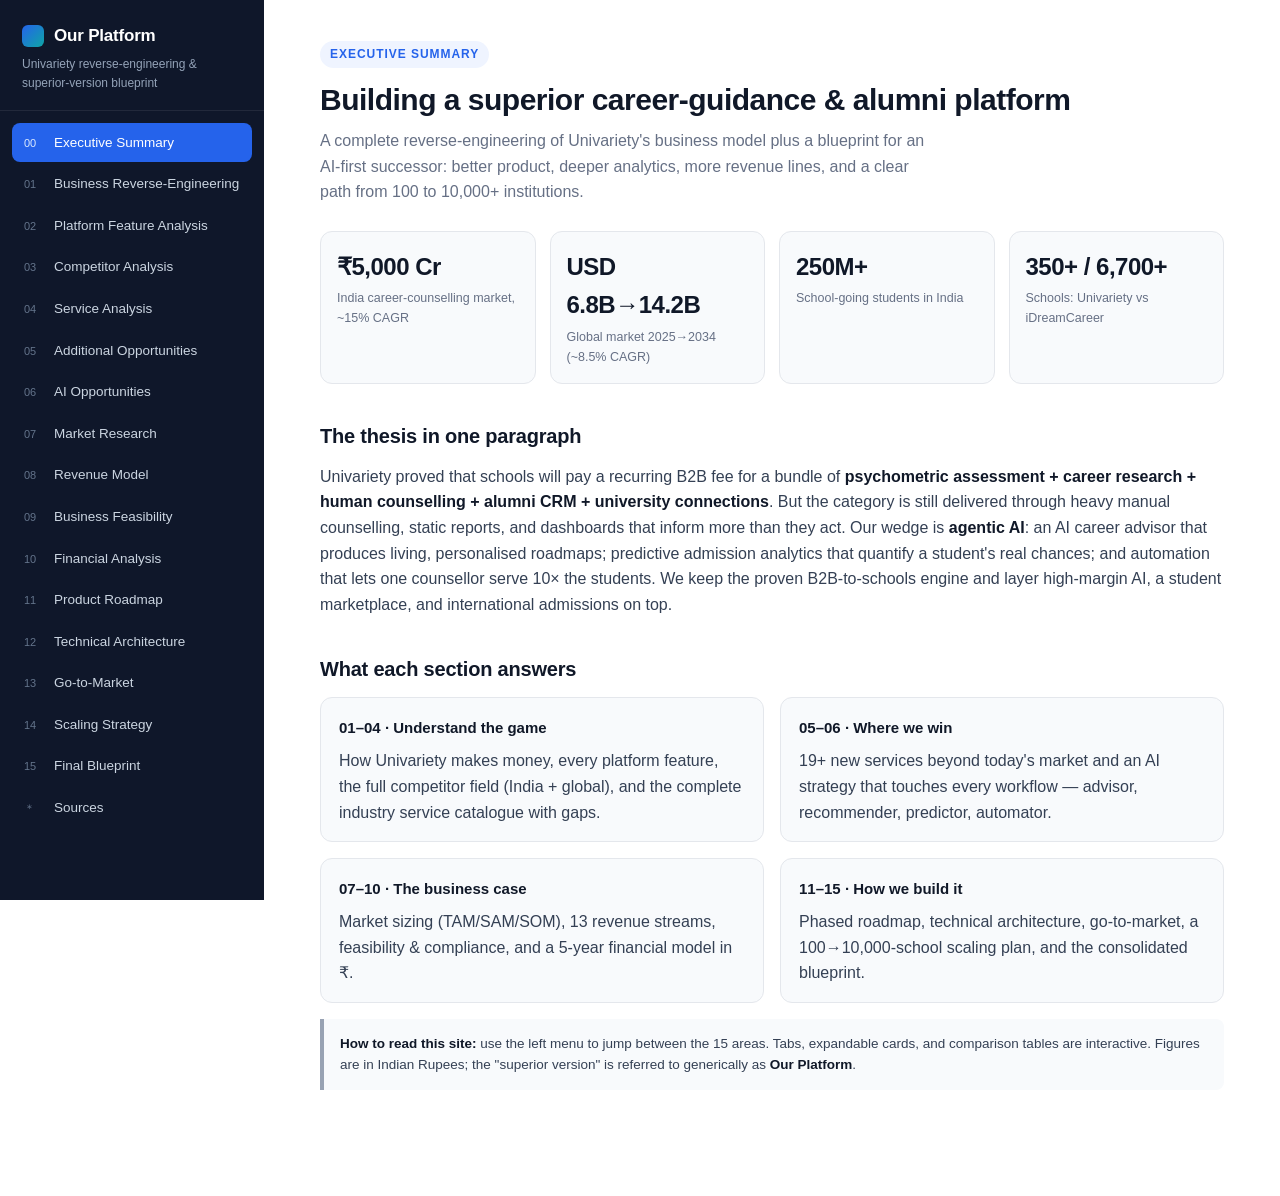
<file: index.html>
<!doctype html>
<html lang="en">
<head>
<meta charset="utf-8" />
<meta name="viewport" content="width=device-width, initial-scale=1" />
<title>Career-Guidance Platform — Reverse-Engineering & Blueprint</title>
<link rel="stylesheet" href="assets/styles.css" />
</head>
<body>

<!-- ===================== SIDEBAR ===================== -->
<aside class="sidebar">
  <div class="brand">
    <div class="logo"><span class="dot"></span> Our Platform</div>
    <div class="sub">Univariety reverse-engineering &amp; superior-version blueprint</div>
  </div>
  <nav class="nav">
    <a href="#summary"><span class="num">00</span> Executive Summary</a>
    <a href="#reverse"><span class="num">01</span> Business Reverse-Engineering</a>
    <a href="#features"><span class="num">02</span> Platform Feature Analysis</a>
    <a href="#competitors"><span class="num">03</span> Competitor Analysis</a>
    <a href="#services"><span class="num">04</span> Service Analysis</a>
    <a href="#opportunities"><span class="num">05</span> Additional Opportunities</a>
    <a href="#ai"><span class="num">06</span> AI Opportunities</a>
    <a href="#market"><span class="num">07</span> Market Research</a>
    <a href="#revenue"><span class="num">08</span> Revenue Model</a>
    <a href="#feasibility"><span class="num">09</span> Business Feasibility</a>
    <a href="#financials"><span class="num">10</span> Financial Analysis</a>
    <a href="#roadmap"><span class="num">11</span> Product Roadmap</a>
    <a href="#architecture"><span class="num">12</span> Technical Architecture</a>
    <a href="#gtm"><span class="num">13</span> Go-to-Market</a>
    <a href="#scaling"><span class="num">14</span> Scaling Strategy</a>
    <a href="#blueprint"><span class="num">15</span> Final Blueprint</a>
    <a href="#sources"><span class="num">＊</span> Sources</a>
  </nav>
</aside>

<!-- ===================== MAIN ===================== -->
<div class="main">
  <div class="topbar">
    <button class="hamburger" aria-label="Menu">☰</button>
    <span class="logo">Our Platform</span>
  </div>

  <div class="wrap">

  <!-- ======================================================= 00 SUMMARY -->
  <section class="section" id="summary">
    <span class="eyebrow">Executive Summary</span>
    <h1 class="title">Building a superior career-guidance &amp; alumni platform</h1>
    <p class="lede">A complete reverse-engineering of Univariety's business model plus a blueprint for an AI-first successor: better product, deeper analytics, more revenue lines, and a clear path from 100 to 10,000+ institutions.</p>

    <div class="stats">
      <div class="stat"><div class="v">₹5,000 Cr</div><div class="l">India career-counselling market, ~15% CAGR</div></div>
      <div class="stat"><div class="v">USD 6.8B→14.2B</div><div class="l">Global market 2025→2034 (~8.5% CAGR)</div></div>
      <div class="stat"><div class="v">250M+</div><div class="l">School-going students in India</div></div>
      <div class="stat"><div class="v">350+ / 6,700+</div><div class="l">Schools: Univariety vs iDreamCareer</div></div>
    </div>

    <h2>The thesis in one paragraph</h2>
    <p>Univariety proved that schools will pay a recurring B2B fee for a bundle of <strong>psychometric assessment + career research + human counselling + alumni CRM + university connections</strong>. But the category is still delivered through heavy manual counselling, static reports, and dashboards that inform more than they act. Our wedge is <strong>agentic AI</strong>: an AI career advisor that produces living, personalised roadmaps; predictive admission analytics that quantify a student's real chances; and automation that lets one counsellor serve 10× the students. We keep the proven B2B-to-schools engine and layer high-margin AI, a student marketplace, and international admissions on top.</p>

    <h2>What each section answers</h2>
    <div class="grid cols-2">
      <div class="card soft"><h3>01–04 · Understand the game</h3><p>How Univariety makes money, every platform feature, the full competitor field (India + global), and the complete industry service catalogue with gaps.</p></div>
      <div class="card soft"><h3>05–06 · Where we win</h3><p>19+ new services beyond today's market and an AI strategy that touches every workflow — advisor, recommender, predictor, automator.</p></div>
      <div class="card soft"><h3>07–10 · The business case</h3><p>Market sizing (TAM/SAM/SOM), 13 revenue streams, feasibility &amp; compliance, and a 5-year financial model in ₹.</p></div>
      <div class="card soft"><h3>11–15 · How we build it</h3><p>Phased roadmap, technical architecture, go-to-market, a 100→10,000-school scaling plan, and the consolidated blueprint.</p></div>
    </div>

    <div class="callout note"><b>How to read this site:</b> use the left menu to jump between the 15 areas. Tabs, expandable cards, and comparison tables are interactive. Figures are in Indian Rupees; the "superior version" is referred to generically as <b>Our Platform</b>.</div>
  </section>

  <!-- ======================================================= 01 REVERSE -->
  <section class="section" id="reverse">
    <span class="eyebrow">01 · Reverse-Engineering</span>
    <h1 class="title">How Univariety's business actually works</h1>
    <p class="lede">Founded 2011 in Hyderabad (Varun Aggarwal, Rakesh &amp; Jaideep Gupta). ~$4.55M raised across ~4 rounds from Info Edge (Naukri.com) and People Combine. 100+ team, 350+ partner schools. It sells to <strong>schools</strong>; students and parents are the end-users.</p>

    <h2>The business model in one picture</h2>
    <div class="arch">
      <div class="arch-layer"><div class="lname">Who pays (customer)</div><div class="arch-nodes"><span class="node">Schools &amp; groups of institutions</span><span class="node">Corporate houses</span><span class="node">Faith-based trusts</span><span class="node">Universities (partners)</span></div></div>
      <div class="arch-arrow">↓ annual subscription / license</div>
      <div class="arch-layer"><div class="lname">What they buy (product bundle)</div><div class="arch-nodes"><span class="node">Career Guidance System</span><span class="node">Alumni Management (CRM)</span><span class="node">Psychometric assessments</span><span class="node">Counselling services</span><span class="node">University Connect</span></div></div>
      <div class="arch-arrow">↓ delivered to</div>
      <div class="arch-layer"><div class="lname">Who uses it (end users)</div><div class="arch-nodes"><span class="node">Students (middle → grade 12)</span><span class="node">Parents</span><span class="node">Counsellors &amp; teachers</span><span class="node">Alumni / mentors</span></div></div>
    </div>

    <h2>Revenue streams</h2>
    <div class="grid cols-3">
      <div class="card"><div class="icon">₹</div><h3>School subscriptions</h3><p>Annual per-institution license, priced by number of users &amp; modules selected. The core recurring revenue.</p></div>
      <div class="card"><div class="icon">🎓</div><h3>Alumni-management SaaS</h3><p>Sold as a standalone or add-on to schools/colleges wanting alumni CRM, engagement &amp; fundraising tools.</p></div>
      <div class="card"><div class="icon">🧭</div><h3>Counselling services</h3><p>Human 1:1 career counselling &amp; premium guidance layered on the software.</p></div>
      <div class="card"><div class="icon">🏛️</div><h3>University Connect</h3><p>Connects students to universities — universities gain a qualified-lead / branding channel.</p></div>
      <div class="card"><div class="icon">📊</div><h3>Assessments &amp; reports</h3><p>Psychometric tests and detailed career reports as billable deliverables.</p></div>
      <div class="card"><div class="icon">🤝</div><h3>Events &amp; fundraising tools</h3><p>Alumni events, reunions and donation drives run through the platform.</p></div>
    </div>

    <h2>Value proposition</h2>
    <div class="two-col">
      <div class="card soft"><h3>To the school</h3><ul><li>A branded, differentiated "career &amp; college outcomes" program parents value at admission time.</li><li>Alumni database that would otherwise be lost — reactivated for mentorship, recruitment &amp; giving.</li><li>Turnkey: assessments, content, counsellors &amp; university relationships in one contract.</li></ul></div>
      <div class="card soft"><h3>To the student / parent</h3><ul><li>Structured journey from self-discovery (psychometrics) to college shortlist &amp; application.</li><li>Access to real alumni who have walked the same path.</li><li>Guidance from counsellors + university exposure they couldn't get alone.</li></ul></div>
    </div>

    <h2>Customer-acquisition strategy</h2>
    <ul>
      <li><strong>B2B field &amp; inside sales</strong> to school leadership (principals, directors) — the "Book a Demo / Connect with Us" motion on the site.</li>
      <li><strong>Land-and-expand</strong>: start with a career program, expand into alumni management &amp; more modules.</li>
      <li><strong>Reference selling</strong> via a marquee client wall (Oakridge, Chirec, DPS, Dhirubhai Ambani IS, etc.) segmented into Single Campus / Group / Corporate / Faith-based trusts.</li>
      <li><strong>Content &amp; webinars</strong> (blog, resources, success stories) plus <strong>Info Edge / Naukri</strong> strategic backing for distribution credibility.</li>
    </ul>

    <h2>Inferred technology stack <span class="badge">informed guess</span></h2>
    <div class="callout note">Univariety's exact stack isn't public. Based on the product surface (web app, SSO, dashboards, CRM, PDF report generation), a plausible stack is a <b>LAMP/PHP or Java web backend</b>, a relational database (MySQL/PostgreSQL), server-rendered + JS front-end, PDF generation for reports, email/CRM integrations, and cloud hosting (AWS). Treat as inference, not fact.</div>

    <h2>Services provided &amp; how each is delivered</h2>
    <div class="table-scroll"><table>
      <thead><tr><th>Service</th><th>How it's delivered</th></tr></thead>
      <tbody>
        <tr><td>Psychometric assessment</td><td>8 test types online; auto-scored PDF report on aptitude, interest &amp; personality.</td></tr>
        <tr><td>Career research tools</td><td>26+ research tools/databases students explore self-serve in the portal.</td></tr>
        <tr><td>Personalised counselling</td><td>1:1 sessions with certified counsellors, booked &amp; tracked in-platform.</td></tr>
        <tr><td>Alumni guidance / mentorship</td><td>Intelligent matching connects students to alumni by interest, course &amp; career.</td></tr>
        <tr><td>University Connect</td><td>University profiles, events &amp; direct connections surfaced to students.</td></tr>
        <tr><td>Alumni CRM</td><td>Directories, member portals, engagement tracking, email campaigns, events, giving.</td></tr>
        <tr><td>Analytics &amp; reporting</td><td>Real-time dashboards for schools on student progress &amp; alumni engagement.</td></tr>
      </tbody>
    </table></div>
  </section>

  <!-- ======================================================= 02 FEATURES -->
  <section class="section" id="features">
    <span class="eyebrow">02 · Feature Analysis</span>
    <h1 class="title">Every platform feature — why it exists &amp; how to beat it</h1>
    <p class="lede">Each feature below shows its purpose, the workflow behind it, whether it's core (mandatory) or optional, and how Our Platform improves it. Click to expand.</p>

    <div class="pill-list">
      <span class="badge must">Mandatory / core</span>
      <span class="badge opt">Optional / add-on</span>
    </div>

    <!-- feature accordions -->
    <div class="acc"><button class="acc-head"><span class="num-badge">1</span> Psychometric assessment engine <span class="badge must" style="margin-left:8px">core</span><span class="chev">▶</span></button>
      <div class="acc-body">
        <div class="row"><div class="k">Why it exists</div><div class="v">The entry point of the journey — gives students self-insight and gives schools a defensible "scientific" hook to justify the program.</div></div>
        <div class="row"><div class="k">Workflow</div><div class="v">Student takes test → auto-scoring → PDF report (aptitude/interest/personality) → feeds counselling &amp; recommendations.</div></div>
        <div class="row"><div class="k">Improve it</div><div class="v">Adaptive, shorter tests; explain results with an LLM in plain language; re-test over time to show growth; map results directly to live college/career options.</div></div>
      </div>
    </div>

    <div class="acc"><button class="acc-head"><span class="num-badge">2</span> Career research tools &amp; databases <span class="badge must" style="margin-left:8px">core</span><span class="chev">▶</span></button>
      <div class="acc-body">
        <div class="row"><div class="k">Why it exists</div><div class="v">Turns curiosity into structured exploration of 26+ careers/courses/colleges without a human present.</div></div>
        <div class="row"><div class="k">Workflow</div><div class="v">Student browses/searches → saves shortlists → counsellor reviews.</div></div>
        <div class="row"><div class="k">Improve it</div><div class="v">Conversational AI search ("careers for someone who likes biology + design"); auto-updated data; salary/ROI &amp; day-in-the-life video.</div></div>
      </div>
    </div>

    <div class="acc"><button class="acc-head"><span class="num-badge">3</span> 1:1 counselling &amp; session booking <span class="badge must" style="margin-left:8px">core</span><span class="chev">▶</span></button>
      <div class="acc-body">
        <div class="row"><div class="k">Why it exists</div><div class="v">Human trust converts assessment into decisions; the premium, high-value service.</div></div>
        <div class="row"><div class="k">Workflow</div><div class="v">Book slot → session → notes &amp; action items logged → follow-up.</div></div>
        <div class="row"><div class="k">Improve it</div><div class="v">AI pre-brief for the counsellor, auto session summaries &amp; action-item tracking, video-first, sentiment tracking to flag at-risk students.</div></div>
      </div>
    </div>

    <div class="acc"><button class="acc-head"><span class="num-badge">4</span> Alumni mentorship matching <span class="badge must" style="margin-left:8px">core</span><span class="chev">▶</span></button>
      <div class="acc-body">
        <div class="row"><div class="k">Why it exists</div><div class="v">Alumni advice is the unique, hard-to-copy asset that differentiates from pure test vendors.</div></div>
        <div class="row"><div class="k">Workflow</div><div class="v">Match by interest/course/career → request → Q&amp;A or session → engagement tracked.</div></div>
        <div class="row"><div class="k">Improve it</div><div class="v">Embedding-based matching, structured mentor "office hours", gamified alumni reputation, AI icebreakers &amp; conversation summaries.</div></div>
      </div>
    </div>

    <div class="acc"><button class="acc-head"><span class="num-badge">5</span> Alumni CRM &amp; directory <span class="badge must" style="margin-left:8px">core</span><span class="chev">▶</span></button>
      <div class="acc-body">
        <div class="row"><div class="k">Why it exists</div><div class="v">Schools lose contact with alumni; the CRM is the recurring institutional value (data + engagement + giving).</div></div>
        <div class="row"><div class="k">Workflow</div><div class="v">Import/verify alumni → profiles &amp; directory → campaigns &amp; events → engagement score.</div></div>
        <div class="row"><div class="k">Improve it</div><div class="v">Auto-enrichment from public profiles, lifetime engagement scoring, giving-propensity prediction, self-updating profiles.</div></div>
      </div>
    </div>

    <div class="acc"><button class="acc-head"><span class="num-badge">6</span> University Connect <span class="badge opt" style="margin-left:8px">add-on</span><span class="chev">▶</span></button>
      <div class="acc-body">
        <div class="row"><div class="k">Why it exists</div><div class="v">Two-sided value: students get access, universities get qualified leads/branding — a second revenue side.</div></div>
        <div class="row"><div class="k">Workflow</div><div class="v">University profiles &amp; events → student interest → connection/lead handoff.</div></div>
        <div class="row"><div class="k">Improve it</div><div class="v">Verified-fit matching, virtual fairs, application deep-links, transparent lead analytics for universities.</div></div>
      </div>
    </div>

    <div class="acc"><button class="acc-head"><span class="num-badge">7</span> Events, fundraising &amp; giving <span class="badge opt" style="margin-left:8px">add-on</span><span class="chev">▶</span></button>
      <div class="acc-body">
        <div class="row"><div class="k">Why it exists</div><div class="v">Monetises the alumni base for the institution (reunions, donations) — raises stickiness &amp; ROI story.</div></div>
        <div class="row"><div class="k">Workflow</div><div class="v">Create event/campaign → registrations/payments → impact reporting.</div></div>
        <div class="row"><div class="k">Improve it</div><div class="v">Integrated payments, recurring-giving, donor CRM, AI-drafted appeals, impact dashboards.</div></div>
      </div>
    </div>

    <div class="acc"><button class="acc-head"><span class="num-badge">8</span> Analytics &amp; admin dashboards <span class="badge must" style="margin-left:8px">core</span><span class="chev">▶</span></button>
      <div class="acc-body">
        <div class="row"><div class="k">Why it exists</div><div class="v">Schools need proof of engagement &amp; outcomes to renew; counsellors need to manage caseloads.</div></div>
        <div class="row"><div class="k">Workflow</div><div class="v">Data collected across modules → real-time dashboards &amp; exports.</div></div>
        <div class="row"><div class="k">Improve it</div><div class="v">Predictive "outcome" analytics, cohort benchmarking vs peer schools, natural-language "ask your data" queries.</div></div>
      </div>
    </div>

    <div class="callout"><b>Feature verdict:</b> Univariety's core loop (assess → research → counsel → alumni → university) is strong and mandatory. Its optional layers (events, fundraising) add stickiness. The biggest upgrade surface is turning <b>static reports &amp; dashboards into active AI agents</b> that recommend, predict, and act.</div>
  </section>

  <!-- ======================================================= 03 COMPETITORS -->
  <section class="section" id="competitors">
    <span class="eyebrow">03 · Competitor Analysis</span>
    <h1 class="title">The competitive field — India &amp; global</h1>
    <p class="lede">Select a competitor to see its model, products, revenue, strengths, weaknesses, unique features, pricing, tech, segments &amp; positioning. A master comparison table follows.</p>

    <div class="tabgroup">
      <div class="tabs">
        <button class="tab active" data-tab="uni">Univariety</button>
        <button class="tab" data-tab="mindler">Mindler</button>
        <button class="tab" data-tab="idc">iDreamCareer</button>
        <button class="tab" data-tab="cd">CollegeDekho</button>
        <button class="tab" data-tab="bw">Brainwonders</button>
        <button class="tab" data-tab="cg">CareerGuide</button>
        <button class="tab" data-tab="global">Global players</button>
      </div>

      <div class="tabpane active" data-pane="uni">
        <div class="grid cols-2">
          <div class="card"><h3>Model &amp; products</h3><p><b>B2B-to-schools</b> career guidance + alumni CRM. Five pillars: psychometrics, research tools, counselling, alumni guidance, University Connect.</p></div>
          <div class="card"><h3>Revenue</h3><p>Annual school subscriptions (by users/modules), alumni-management SaaS, counselling, university connections.</p></div>
          <div class="card"><h3>Strengths</h3><p>Alumni-mentorship moat, 350+ marquee schools, Info Edge backing, full-stack bundle.</p></div>
          <div class="card"><h3>Weaknesses</h3><p>Manual-counselling heavy, limited public AI, India-centric, opaque pricing, thinner direct-to-student brand.</p></div>
          <div class="card"><h3>Unique</h3><p>School alumni network as a career-guidance engine.</p></div>
          <div class="card"><h3>Positioning / tech / segments</h3><p>"End-to-end career &amp; college planning + alumni." Web SaaS. Segments: single campus, groups, corporates, faith trusts.</p></div>
        </div>
      </div>

      <div class="tabpane" data-pane="mindler">
        <div class="grid cols-2">
          <div class="card"><h3>Model &amp; products</h3><p>Career assessment &amp; counselling for students/graduates; strong <b>D2C</b> plus B2B school programs &amp; counsellor certification.</p></div>
          <div class="card"><h3>Revenue</h3><p>D2C assessment+counselling packages, school licences, counsellor training/certification. ~$4.78M raised.</p></div>
          <div class="card"><h3>Strengths</h3><p>Best-known consumer brand, polished psychometric product, counsellor ecosystem, strong SEO/content.</p></div>
          <div class="card"><h3>Weaknesses</h3><p>Less alumni/CRM depth; assessment-led rather than outcomes/analytics-led.</p></div>
          <div class="card"><h3>Unique</h3><p>Career-counsellor certification program creates a distribution army.</p></div>
          <div class="card"><h3>Positioning</h3><p>"India's best career-counselling platform" — consumer-first.</p></div>
        </div>
      </div>

      <div class="tabpane" data-pane="idc">
        <div class="grid cols-2">
          <div class="card"><h3>Model &amp; products</h3><p>Career &amp; college guidance at <b>scale</b>; strong government/CSR &amp; institutional deployments. 20M+ students reached, 6,700+ schools, India + Middle East.</p></div>
          <div class="card"><h3>Revenue</h3><p>School/board licences, government &amp; CSR contracts, D2C guidance.</p></div>
          <div class="card"><h3>Strengths</h3><p>Massive reach, govt/CSR relationships, multilingual, social-impact narrative.</p></div>
          <div class="card"><h3>Weaknesses</h3><p>Breadth over depth; contract-driven revenue can be lumpy.</p></div>
          <div class="card"><h3>Unique</h3><p>Scale via government &amp; CSR-funded deployments.</p></div>
          <div class="card"><h3>Positioning</h3><p>"Career guidance for every student" — access &amp; equity.</p></div>
        </div>
      </div>

      <div class="tabpane" data-pane="cd">
        <div class="grid cols-2">
          <div class="card"><h3>Model &amp; products</h3><p>College discovery + <b>admissions lead-generation</b> marketplace; counselling &amp; application assistance.</p></div>
          <div class="card"><h3>Revenue</h3><p>Commissions/marketing fees from colleges for enrolled students; ads; premium counselling. Well-funded.</p></div>
          <div class="card"><h3>Strengths</h3><p>Huge college data, strong SEO traffic, direct monetisation of admissions intent.</p></div>
          <div class="card"><h3>Weaknesses</h3><p>Lead-gen model less about long-term student development; conflicts of interest.</p></div>
          <div class="card"><h3>Unique</h3><p>College-admissions marketplace at scale.</p></div>
          <div class="card"><h3>Positioning</h3><p>"Find &amp; get into the right college."</p></div>
        </div>
      </div>

      <div class="tabpane" data-pane="bw">
        <div class="grid cols-2">
          <div class="card"><h3>Model &amp; products</h3><p>Psychometric &amp; <b>DMIT</b> (fingerprint) tests + counselling; franchise/D2C.</p></div>
          <div class="card"><h3>Revenue</h3><p>Paid tests &amp; counselling packages, franchise fees.</p></div>
          <div class="card"><h3>Strengths</h3><p>High volume, aggressive marketing, franchise reach.</p></div>
          <div class="card"><h3>Weaknesses</h3><p>DMIT lacks scientific consensus; brand/quality perception varies.</p></div>
          <div class="card"><h3>Unique</h3><p>DMIT positioning &amp; franchise model.</p></div>
          <div class="card"><h3>Positioning</h3><p>Volume career-testing brand.</p></div>
        </div>
      </div>

      <div class="tabpane" data-pane="cg">
        <div class="grid cols-2">
          <div class="card"><h3>Model &amp; products</h3><p>Career content portal + assessments + counsellor marketplace; heavy content/SEO.</p></div>
          <div class="card"><h3>Revenue</h3><p>Assessments, counsellor commissions, ads/leads, franchise/partner programs.</p></div>
          <div class="card"><h3>Strengths</h3><p>Enormous organic traffic, counsellor network, low-cost reach.</p></div>
          <div class="card"><h3>Weaknesses</h3><p>Thinner institutional/enterprise product &amp; analytics.</p></div>
          <div class="card"><h3>Unique</h3><p>Content-first funnel into a counsellor marketplace.</p></div>
          <div class="card"><h3>Positioning</h3><p>Mass-market career information &amp; counsellors.</p></div>
        </div>
      </div>

      <div class="tabpane" data-pane="global">
        <div class="grid cols-2">
          <div class="card"><h3>Naviance (PowerSchool)</h3><p>US high-school standard for college &amp; career readiness. ~$5–12/student. Deep district integration; incumbent but dated UX.</p></div>
          <div class="card"><h3>Xello</h3><p>Whole-school future-readiness (Yr 7–13). ~$4–8/student. Modern, engaging; less alumni/CRM.</p></div>
          <div class="card"><h3>Unifrog</h3><p>UK "universal destinations" platform; district pricing ~£30K+/yr. Comprehensive, sticky in UK.</p></div>
          <div class="card"><h3>BridgeU / Cialfo / MaiaLearning</h3><p>International university applications &amp; counselling for IB/international schools. Cialfo raised Series A to expand to US. Strong global-admissions workflow.</p></div>
        </div>
        <div class="callout note">Global players are stronger on <b>student engagement UX</b> and <b>university-application workflow</b>, weaker on alumni-CRM bundling. Our Platform can blend the best of both — India's alumni-CRM depth + global-grade UX &amp; admissions tooling.</div>
      </div>
    </div>

    <h2>Master comparison</h2>
    <div class="table-scroll"><table>
      <thead><tr><th>Player</th><th>Primary model</th><th>Core customer</th><th>Alumni CRM</th><th>Psychometrics</th><th>Admissions/Univ</th><th>AI depth</th><th>Pricing</th></tr></thead>
      <tbody>
        <tr><td>Univariety</td><td>B2B SaaS + services</td><td>Schools</td><td class="yes">Strong</td><td class="yes">Yes (8 tests)</td><td class="mid">Connect</td><td class="mid">Emerging</td><td>Custom / modules</td></tr>
        <tr><td>Mindler</td><td>D2C + B2B</td><td>Students, schools</td><td class="no">Minimal</td><td class="yes">Strong</td><td class="mid">Guidance</td><td class="mid">Some</td><td>Package fees</td></tr>
        <tr><td>iDreamCareer</td><td>Institutional + govt/CSR</td><td>Schools, govts</td><td class="no">Minimal</td><td class="yes">Yes</td><td class="mid">Guidance</td><td class="mid">Some</td><td>Licence / contract</td></tr>
        <tr><td>CollegeDekho</td><td>Admissions marketplace</td><td>Students, colleges</td><td class="no">No</td><td class="mid">Basic</td><td class="yes">Core</td><td class="mid">Some</td><td>Commission / ads</td></tr>
        <tr><td>Brainwonders</td><td>D2C + franchise</td><td>Students/parents</td><td class="no">No</td><td class="yes">Yes (DMIT)</td><td class="no">Low</td><td class="no">Low</td><td>Per test / package</td></tr>
        <tr><td>CareerGuide</td><td>Content + marketplace</td><td>Students</td><td class="no">No</td><td class="yes">Yes</td><td class="mid">Basic</td><td class="mid">Some</td><td>Assessment / leads</td></tr>
        <tr><td>Naviance / Xello / Unifrog</td><td>B2B SaaS (global)</td><td>Schools/districts</td><td class="no">Weak</td><td class="yes">Yes</td><td class="yes">Strong</td><td class="mid">Growing</td><td>Per-student / district</td></tr>
        <tr><td><b>Our Platform</b></td><td><b>B2B SaaS + D2C + AI</b></td><td><b>Schools + students + universities</b></td><td class="yes"><b>Strong+AI</b></td><td class="yes"><b>Adaptive</b></td><td class="yes"><b>Predictive</b></td><td class="yes"><b>Agentic</b></td><td><b>Tiered + usage</b></td></tr>
      </tbody>
    </table></div>
  </section>

  <!-- ======================================================= 04 SERVICES -->
  <section class="section" id="services">
    <span class="eyebrow">04 · Service Analysis</span>
    <h1 class="title">The full industry service catalogue</h1>
    <p class="lede">Every service offered across this industry, and — importantly — the gaps where competitors go further than Univariety.</p>

    <div class="grid cols-3">
      <div class="card soft"><h3>Guidance &amp; counselling</h3><ul><li>Career guidance</li><li>College guidance</li><li>Admissions support</li><li>Career counselling (1:1)</li><li>Mentorship</li></ul></div>
      <div class="card soft"><h3>Assessment &amp; analytics</h3><ul><li>Psychometric assessments</li><li>Aptitude testing</li><li>Skill assessments</li><li>Student analytics</li><li>Student-success analytics</li></ul></div>
      <div class="card soft"><h3>Applications &amp; outcomes</h3><ul><li>Application tracking</li><li>Resume building</li><li>Scholarships</li><li>Internship assistance</li><li>AI recommendations</li></ul></div>
      <div class="card soft"><h3>Stakeholders &amp; institutions</h3><ul><li>Parent engagement</li><li>University partnerships</li><li>School partnerships</li><li>Alumni network</li></ul></div>
      <div class="card soft"><h3>Platform / B2B ops</h3><ul><li>CRM</li><li>Lead management</li><li>Reporting &amp; dashboards</li><li>Events &amp; fundraising</li></ul></div>
    </div>

    <h2>Where does Univariety sit vs the catalogue?</h2>
    <div class="table-scroll"><table>
      <thead><tr><th>Service</th><th>Univariety</th><th>Where competitors go further</th></tr></thead>
      <tbody>
        <tr><td>Career &amp; college guidance</td><td class="yes">Strong</td><td>—</td></tr>
        <tr><td>Psychometric / aptitude</td><td class="yes">Strong (8 tests)</td><td>Mindler/CareerGuide have deeper D2C test funnels</td></tr>
        <tr><td>Alumni network &amp; CRM</td><td class="yes">Best-in-class</td><td>Category-leading — few match this</td></tr>
        <tr><td>Admissions marketplace</td><td class="no">Weak</td><td><b>CollegeDekho</b> monetises admissions leads directly</td></tr>
        <tr><td>International admissions</td><td class="mid">Limited</td><td><b>Cialfo / BridgeU</b> own the global-application workflow</td></tr>
        <tr><td>Resume &amp; job readiness</td><td class="no">Missing</td><td>Job-readiness/skilling players cover this</td></tr>
        <tr><td>Internship / opportunity board</td><td class="no">Missing</td><td>Gap across most incumbents</td></tr>
        <tr><td>Scholarship discovery engine</td><td class="no">Missing</td><td>Fragmented — an open opportunity</td></tr>
        <tr><td>Skill assessment &amp; upskilling</td><td class="no">Missing</td><td>Adjacent edtech covers this</td></tr>
        <tr><td>AI recommendations / advisor</td><td class="mid">Emerging</td><td>No one owns a true agentic advisor yet — <b>our wedge</b></td></tr>
      </tbody>
    </table></div>

    <div class="callout"><b>Gap summary — what to build that Univariety lacks:</b> a real <b>admissions/scholarship/internship marketplace</b>, <b>international-admissions</b> workflow, <b>resume &amp; job-readiness</b> tools, <b>skill assessments</b>, and an <b>AI advisor</b> tying it all together.</div>
  </section>

  <!-- ======================================================= 05 OPPORTUNITIES -->
  <section class="section" id="opportunities">
    <span class="eyebrow">05 · Additional Opportunities</span>
    <h1 class="title">New services beyond today's market</h1>
    <p class="lede">Nineteen concrete additions — each a differentiator, several also new revenue lines.</p>

    <div class="grid cols-3">
      <div class="card"><span class="badge new">flagship</span><h3>AI Career Advisor</h3><p>Always-on chat/voice advisor that knows the student's profile and answers "what should I do next?" 24/7.</p></div>
      <div class="card"><span class="badge new">flagship</span><h3>AI-powered counsellor co-pilot</h3><p>Drafts session prep, summaries &amp; action plans so one counsellor serves 10× students.</p></div>
      <div class="card"><span class="badge new">flagship</span><h3>AI college recommendation engine</h3><p>Ranks best-fit colleges from profile + preferences + real outcome data.</p></div>
      <div class="card"><h3>Personalised student roadmaps</h3><p>A living term-by-term plan (subjects, exams, activities, deadlines) that adapts as the student grows.</p></div>
      <div class="card"><h3>AI-generated career reports</h3><p>Rich, narrative reports auto-composed from assessments + market data, in plain language.</p></div>
      <div class="card"><span class="badge new">flagship</span><h3>Predictive admission analytics</h3><p>"Your realistic chance at X" using historical admits, scores &amp; profile signals.</p></div>
      <div class="card"><h3>Student digital portfolios</h3><p>Verified showcase of projects, activities &amp; achievements — shareable with colleges.</p></div>
      <div class="card"><h3>Video counselling</h3><p>Native video sessions with recording, transcripts &amp; AI summaries.</p></div>
      <div class="card"><h3>Community features</h3><p>Moderated peer + alumni communities, AMAs, interest groups.</p></div>
      <div class="card"><h3>Parent dashboards</h3><p>Progress, recommendations &amp; next steps for parents — the real buyers.</p></div>
      <div class="card"><h3>School analytics dashboards</h3><p>Cohort outcomes, benchmarking vs peer schools, engagement heatmaps.</p></div>
      <div class="card"><h3>University intelligence dashboards</h3><p>For universities: funnel, demand signals &amp; brand analytics on the network.</p></div>
      <div class="card"><h3>Job-readiness programs</h3><p>Interview prep, workplace skills, aptitude for grade 12 &amp; college students.</p></div>
      <div class="card"><h3>AI interview preparation</h3><p>Simulated interviews with real-time feedback on content &amp; delivery.</p></div>
      <div class="card"><h3>AI resume optimisation</h3><p>ATS-aware resume/SOP builder &amp; scorer.</p></div>
      <div class="card"><h3>Scholarship recommendation engine</h3><p>Matches students to scholarships by eligibility &amp; deadline alerts.</p></div>
      <div class="card"><h3>International admissions assistance</h3><p>Country/university workflows, tests, visas, essays — global from day one.</p></div>
      <div class="card"><h3>Industry mentor network</h3><p>Beyond alumni: verified professionals for niche fields.</p></div>
      <div class="card"><h3>Student engagement platform</h3><p>Nudges, streaks, milestones &amp; notifications to drive daily active use.</p></div>
    </div>

    <div class="callout"><b>Extra differentiators:</b> outcome-based pricing for schools (pay on measurable placement/engagement lift), a verified <b>credential wallet</b> for portfolios, regional-language advisors, and an <b>API/marketplace</b> so third parties (test-prep, loans, insurers) build on our student graph.</div>
  </section>

  <!-- ======================================================= 06 AI -->
  <section class="section" id="ai">
    <span class="eyebrow">06 · AI Opportunities</span>
    <h1 class="title">How AI improves every part of the business</h1>
    <p class="lede">Twelve AI capabilities mapped to concrete use-cases and implementation approaches. Click to expand.</p>

    <div class="acc"><button class="acc-head"><span class="num-badge">1</span> Large Language Models (LLMs)<span class="chev">▶</span></button>
      <div class="acc-body"><div class="row"><div class="v"><b>Use:</b> AI career advisor, report narration, plain-language explanations, counsellor co-pilot.<br><b>How:</b> Claude/Opus-class model behind a RAG layer over our career/college/scholarship knowledge base; strict system prompts, guardrails, and human-in-the-loop for advice.</div></div></div>
    </div>
    <div class="acc"><button class="acc-head"><span class="num-badge">2</span> Recommendation systems<span class="chev">▶</span></button>
      <div class="acc-body"><div class="row"><div class="v"><b>Use:</b> best-fit colleges, careers, scholarships, mentors.<br><b>How:</b> hybrid — content-based (profile ↔ item embeddings) + collaborative filtering on outcomes; re-ranked by an LLM for explainability.</div></div></div>
    </div>
    <div class="acc"><button class="acc-head"><span class="num-badge">3</span> Predictive analytics<span class="chev">▶</span></button>
      <div class="acc-body"><div class="row"><div class="v"><b>Use:</b> admission-chance prediction, at-risk-student flags, alumni giving propensity, churn/renewal risk for schools.<br><b>How:</b> gradient-boosted models (XGBoost/LightGBM) on historical admits &amp; engagement; calibrated probabilities surfaced with confidence ranges.</div></div></div>
    </div>
    <div class="acc"><button class="acc-head"><span class="num-badge">4</span> Personalised learning &amp; roadmaps<span class="chev">▶</span></button>
      <div class="acc-body"><div class="row"><div class="v"><b>Use:</b> adaptive term-by-term roadmaps &amp; content sequencing.<br><b>How:</b> rules + ML next-best-action engine; roadmap regenerated as new signals (grades, tests, interests) arrive.</div></div></div>
    </div>
    <div class="acc"><button class="acc-head"><span class="num-badge">5</span> AI voice assistants<span class="chev">▶</span></button>
      <div class="acc-body"><div class="row"><div class="v"><b>Use:</b> voice career advisor &amp; mock interviews in regional languages.<br><b>How:</b> speech-to-text → LLM → text-to-speech pipeline; low-latency streaming; multilingual models for Indian languages.</div></div></div>
    </div>
    <div class="acc"><button class="acc-head"><span class="num-badge">6</span> AI chatbots<span class="chev">▶</span></button>
      <div class="acc-body"><div class="row"><div class="v"><b>Use:</b> student/parent support, lead qualification, onboarding.<br><b>How:</b> RAG chatbot with escalation to humans; deflects FAQs, books counselling, nudges next steps.</div></div></div>
    </div>
    <div class="acc"><button class="acc-head"><span class="num-badge">7</span> Document intelligence<span class="chev">▶</span></button>
      <div class="acc-body"><div class="row"><div class="v"><b>Use:</b> parse transcripts, marksheets, SOPs, LORs, scholarship docs.<br><b>How:</b> LLM-based extraction to structured fields; validation &amp; human review for high-stakes docs.</div></div></div>
    </div>
    <div class="acc"><button class="acc-head"><span class="num-badge">8</span> OCR<span class="chev">▶</span></button>
      <div class="acc-body"><div class="row"><div class="v"><b>Use:</b> digitise scanned marksheets/certificates for portfolios &amp; verification.<br><b>How:</b> OCR (Tesseract / cloud vision) → document-intelligence pipeline above.</div></div></div>
    </div>
    <div class="acc"><button class="acc-head"><span class="num-badge">9</span> Generative AI<span class="chev">▶</span></button>
      <div class="acc-body"><div class="row"><div class="v"><b>Use:</b> draft essays/SOPs/resumes, career reports, alumni outreach, marketing content.<br><b>How:</b> templated prompts + brand/style guardrails; plagiarism &amp; authenticity checks on student-facing drafts.</div></div></div>
    </div>
    <div class="acc"><button class="acc-head"><span class="num-badge">10</span> Computer vision<span class="chev">▶</span></button>
      <div class="acc-body"><div class="row"><div class="v"><b>Use:</b> interview-practice feedback (eye contact, posture), event photo tagging, ID verification.<br><b>How:</b> on-device/edge CV models where possible for privacy; opt-in only.</div></div></div>
    </div>
    <div class="acc"><button class="acc-head"><span class="num-badge">11</span> Agentic AI<span class="chev">▶</span></button>
      <div class="acc-body"><div class="row"><div class="v"><b>Use:</b> an autonomous "college-application agent" that tracks deadlines, drafts, reminds, and books — and a counsellor agent that manages caseloads.<br><b>How:</b> tool-using agent (calendar, email, application APIs) with approvals &amp; audit trail; the platform's long-term differentiator.</div></div></div>
    </div>
    <div class="acc"><button class="acc-head"><span class="num-badge">12</span> Workflow automation<span class="chev">▶</span></button>
      <div class="acc-body"><div class="row"><div class="v"><b>Use:</b> onboarding, data import/enrichment, nudges, reporting, renewals.<br><b>How:</b> event-driven automation (queues + workflow engine) so ops scale sub-linearly with customers.</div></div></div>
    </div>

    <div class="callout"><b>Sequencing:</b> ship LLM advisor + recommender + chatbot in MVP (fast value); add predictive analytics + document intelligence in Phase 2; reserve full agentic AI &amp; CV for Phase 3 once trust &amp; data mature.</div>
  </section>

  <!-- ======================================================= 07 MARKET -->
  <section class="section" id="market">
    <span class="eyebrow">07 · Market Research</span>
    <h1 class="title">Market size, growth &amp; trends</h1>
    <p class="lede">A large, fast-growing, under-penetrated market — especially in India, where career guidance is going mainstream in schools.</p>

    <div class="stats">
      <div class="stat"><div class="v">₹5,000 Cr</div><div class="l">India career-counselling market (~15% CAGR)</div></div>
      <div class="stat"><div class="v">USD 3.63B</div><div class="l">India edtech revenue 2025 (→$33B by 2034)</div></div>
      <div class="stat"><div class="v">USD 6.8B</div><div class="l">Global career/education counselling 2025</div></div>
      <div class="stat"><div class="v">USD 14.2B</div><div class="l">Global 2034 (~8.5% CAGR)</div></div>
    </div>

    <h2>TAM / SAM / SOM (India focus)</h2>
    <div class="funnel">
      <div class="frow tam"><small>TAM — Total Addressable Market</small><b>₹5,000 Cr+</b> India career-counselling &amp; guidance spend, growing ~15%/yr</div>
      <div class="frow sam"><small>SAM — Serviceable Available Market</small><b>~₹1,500 Cr</b> private schools &amp; institutions able to buy a structured B2B program + parents who pay for premium guidance</div>
      <div class="frow som"><small>SOM — Serviceable Obtainable Market (5-yr)</small><b>~₹120–180 Cr</b> realistic capture as a well-funded challenger (a few thousand schools + D2C premium users)</div>
    </div>
    <p class="footer-note" style="margin-top:6px">SAM/SOM are estimates derived from the ₹5,000 Cr TAM and comparable-player penetration; treat as planning figures.</p>

    <h2>Global vs India growth</h2>
    <div class="bars">
      <div class="bar-row"><span class="lab">India edtech CAGR</span><div class="bar-track"><div class="bar-fill" data-w="100"></div></div><span class="val">~28%</span></div>
      <div class="bar-row"><span class="lab">India counselling CAGR</span><div class="bar-track"><div class="bar-fill" data-w="54"></div></div><span class="val">~15%</span></div>
      <div class="bar-row"><span class="lab">Global counselling CAGR</span><div class="bar-track"><div class="bar-fill alt" data-w="30"></div></div><span class="val">~8.5%</span></div>
    </div>

    <div class="two-col">
      <div class="card"><h3>Current trends</h3><ul><li>Career guidance moving from "nice-to-have" to a school differentiator parents demand.</li><li>Shift to online/blended assessment &amp; counselling.</li><li>Early AI adoption (chat, recommendations).</li><li>Rising demand for international admissions.</li></ul></div>
      <div class="card"><h3>Future trends (5–10 yrs)</h3><ul><li>Agentic AI advisors as the default first touch.</li><li>Outcome-based &amp; data-driven school contracts.</li><li>Skills-based hiring reshaping "career" content.</li><li>Consolidation of point-tools into platforms.</li><li>Regional-language, tier-2/3 expansion.</li></ul></div>
    </div>

    <div class="grid cols-3" style="margin-top:16px">
      <div class="card soft"><h3>Opportunities</h3><ul><li>Under-penetrated schools</li><li>AI as a step-change</li><li>Two-sided university revenue</li><li>Global admissions</li></ul></div>
      <div class="card soft"><h3>Risks</h3><ul><li>Long B2B sales cycles</li><li>Budget sensitivity of schools</li><li>Data-privacy of minors</li><li>Well-funded incumbents</li></ul></div>
      <div class="card soft"><h3>Challenges</h3><ul><li>Proving outcomes</li><li>Recruiting counsellors</li><li>Content freshness</li><li>Trust in AI advice</li></ul></div>
    </div>
  </section>

  <!-- ======================================================= 08 REVENUE -->
  <section class="section" id="revenue">
    <span class="eyebrow">08 · Revenue Model</span>
    <h1 class="title">Thirteen revenue streams</h1>
    <p class="lede">A diversified model: recurring B2B core, high-margin AI &amp; reports, two-sided university revenue, and marketplace upside.</p>

    <div class="grid cols-3">
      <div class="card"><div class="icon">💻</div><h3>SaaS subscriptions</h3><p>Core recurring platform fee, tiered by features.</p></div>
      <div class="card"><div class="icon">🏫</div><h3>School subscriptions</h3><p>Per-institution annual license, by student count/modules.</p></div>
      <div class="card"><div class="icon">🎓</div><h3>University subscriptions</h3><p>Universities pay for access, leads &amp; intelligence dashboards.</p></div>
      <div class="card"><div class="icon">🧑‍🎓</div><h3>Student subscriptions (D2C)</h3><p>Premium student/parent plans (advisor, roadmaps, portfolio).</p></div>
      <div class="card"><div class="icon">🧭</div><h3>Counselling services</h3><p>Paid 1:1 human counselling &amp; packages.</p></div>
      <div class="card"><div class="icon">📄</div><h3>Premium reports</h3><p>AI-generated career/admission reports as paid deliverables.</p></div>
      <div class="card"><div class="icon">🏢</div><h3>Enterprise plans</h3><p>Groups, boards, governments &amp; CSR — large multi-year deals.</p></div>
      <div class="card"><div class="icon">🔌</div><h3>API services</h3><p>Metered API access to assessments, recommender &amp; data.</p></div>
      <div class="card"><div class="icon">🛒</div><h3>Marketplace commissions</h3><p>Cut on admissions, scholarships, test-prep, loans, courses.</p></div>
      <div class="card"><div class="icon">📢</div><h3>Advertising</h3><p>Sponsored placements for universities/brands (privacy-safe).</p></div>
      <div class="card"><div class="icon">🤝</div><h3>Partnerships</h3><p>Revenue-share with test-prep, ed-loan, insurance partners.</p></div>
      <div class="card"><div class="icon">🏷️</div><h3>White-label</h3><p>Platform re-branded for large chains &amp; edu-groups.</p></div>
      <div class="card"><div class="icon">📜</div><h3>Licensing</h3><p>License assessments/content/IP to other providers.</p></div>
    </div>

    <h2>Illustrative revenue mix at scale (Year 5)</h2>
    <div class="bars">
      <div class="bar-row"><span class="lab">School SaaS</span><div class="bar-track"><div class="bar-fill" data-w="42"></div></div><span class="val">42%</span></div>
      <div class="bar-row"><span class="lab">D2C + counselling</span><div class="bar-track"><div class="bar-fill" data-w="22"></div></div><span class="val">22%</span></div>
      <div class="bar-row"><span class="lab">University / leads</span><div class="bar-track"><div class="bar-fill" data-w="14"></div></div><span class="val">14%</span></div>
      <div class="bar-row"><span class="lab">Marketplace + partnerships</span><div class="bar-track"><div class="bar-fill" data-w="12"></div></div><span class="val">12%</span></div>
      <div class="bar-row"><span class="lab">AI reports / API</span><div class="bar-track"><div class="bar-fill" data-w="7"></div></div><span class="val">7%</span></div>
      <div class="bar-row"><span class="lab">White-label / licensing</span><div class="bar-track"><div class="bar-fill" data-w="3"></div></div><span class="val">3%</span></div>
    </div>

    <div class="callout"><b>Additional monetisation:</b> outcome-based bonuses, credential-verification fees, employer/recruiter access to talent graph, alumni-giving platform fee, and premium data/benchmarking subscriptions for institutions.</div>
  </section>

  <!-- ======================================================= 09 FEASIBILITY -->
  <section class="section" id="feasibility">
    <span class="eyebrow">09 · Business Feasibility</span>
    <h1 class="title">Can we actually build &amp; run this?</h1>
    <p class="lede">Yes — the model is proven; the hard parts are B2B sales cycles, counsellor supply, and data-privacy of minors.</p>

    <div class="grid cols-2">
      <div class="card"><h3>Startup feasibility</h3><p><b>High.</b> Proven demand, clear incumbents to benchmark, and AI lowers per-student delivery cost. MVP achievable in ~4–6 months with a small team.</p></div>
      <div class="card"><h3>Operational complexity</h3><p><b>Medium.</b> Two-sided (schools + students) + human counselling ops. Automation and a counsellor-partner model keep it manageable.</p></div>
      <div class="card"><h3>Scalability</h3><p><b>High for software</b>, medium for services. AI co-pilots make counselling scale far better than pure-human models.</p></div>
      <div class="card"><h3>Required manpower</h3><p>Product/eng, AI/ML, counsellors (or partner network), B2B sales, customer success, content, ops. ~15–25 people to reach traction.</p></div>
      <div class="card"><h3>Infrastructure</h3><p>Cloud (AWS/GCP), managed DB, vector store, LLM APIs, CDN, analytics. OPEX-light, scales with usage.</p></div>
      <div class="card"><h3>Technology requirements</h3><p>Web + mobile apps, AI services, CRM, payments, video, data pipeline. All off-the-shelf building blocks.</p></div>
      <div class="card"><h3>Legal considerations</h3><p>Contracts with schools, counsellor agreements, university partnerships, content licensing, IP for assessments.</p></div>
      <div class="card"><h3>Data privacy &amp; compliance</h3><p><b>Critical — minors' data.</b> India <b>DPDP Act 2023</b> (verifiable parental consent for children), GDPR for global, COPPA-style care. Data minimisation, encryption, consent management, audit logs.</p></div>
    </div>

    <h2>Risks &amp; mitigations</h2>
    <div class="table-scroll"><table>
      <thead><tr><th>Risk</th><th>Impact</th><th>Mitigation</th></tr></thead>
      <tbody>
        <tr><td>Long, seasonal school sales cycles</td><td>Slow revenue ramp</td><td>D2C revenue to bridge; align sales to academic calendar; pilots that convert.</td></tr>
        <tr><td>Counsellor supply &amp; quality</td><td>Service bottleneck</td><td>AI co-pilot (10× productivity) + certified partner network.</td></tr>
        <tr><td>Privacy breach / minors' data</td><td>Legal + reputational</td><td>Privacy-by-design, DPDP compliance, encryption, least-privilege, third-party audits.</td></tr>
        <tr><td>AI hallucination in advice</td><td>Trust loss</td><td>RAG + guardrails + human-in-the-loop for high-stakes advice; confidence &amp; sources shown.</td></tr>
        <tr><td>Well-funded incumbents</td><td>Competitive pressure</td><td>AI &amp; outcomes as wedge; faster product; niche (international/alumni) beachheads.</td></tr>
        <tr><td>School budget cuts</td><td>Churn</td><td>Prove ROI with analytics; multi-year + outcome pricing; embed into admissions story.</td></tr>
      </tbody>
    </table></div>
  </section>

  <!-- ======================================================= 10 FINANCIALS -->
  <section class="section" id="financials">
    <span class="eyebrow">10 · Financial Analysis</span>
    <h1 class="title">The numbers (₹)</h1>
    <p class="lede">An illustrative model for an India-first, AI-led challenger. Figures are planning estimates benchmarked to Indian edtech/SaaS costs — not audited projections.</p>

    <h2>Initial investment &amp; Year-1 costs</h2>
    <div class="table-scroll"><table>
      <thead><tr><th>Cost head</th><th>Year-1 estimate (₹)</th><th>Notes</th></tr></thead>
      <tbody>
        <tr><td>Product &amp; AI development</td><td>₹1.2 – 1.8 Cr</td><td>Core eng + AI/ML team, MVP → v1.</td></tr>
        <tr><td>Team (non-eng: sales, CS, content, ops)</td><td>₹0.9 – 1.4 Cr</td><td>~10–15 people ramping.</td></tr>
        <tr><td>Counselling / content ops</td><td>₹0.4 – 0.7 Cr</td><td>Counsellors/partners + assessment content.</td></tr>
        <tr><td>Marketing &amp; sales</td><td>₹0.5 – 0.9 Cr</td><td>B2B field + D2C performance marketing.</td></tr>
        <tr><td>Infrastructure &amp; LLM/API costs</td><td>₹0.25 – 0.5 Cr</td><td>Cloud, LLM usage, tools, security.</td></tr>
        <tr><td>Legal, compliance, admin</td><td>₹0.15 – 0.3 Cr</td><td>DPDP, contracts, entity, audits.</td></tr>
        <tr><td><b>Total Year-1 outlay</b></td><td><b>₹3.4 – 5.6 Cr</b></td><td>Seed-stage budget.</td></tr>
      </tbody>
    </table></div>

    <h2>Unit economics</h2>
    <div class="stats">
      <div class="stat"><div class="v">₹40k–₹1L</div><div class="l">CAC per school (B2B)</div></div>
      <div class="stat"><div class="v">₹3–8 L</div><div class="l">LTV per school (multi-year)</div></div>
      <div class="stat"><div class="v">₹150–400</div><div class="l">CAC per D2C student</div></div>
      <div class="stat"><div class="v">4–8×</div><div class="l">Target LTV : CAC</div></div>
    </div>

    <h2>Revenue projection (illustrative)</h2>
    <div class="bars">
      <div class="bar-row"><span class="lab">Year 1</span><div class="bar-track"><div class="bar-fill" data-w="8"></div></div><span class="val">₹1.5–2.5 Cr</span></div>
      <div class="bar-row"><span class="lab">Year 3</span><div class="bar-track"><div class="bar-fill" data-w="38"></div></div><span class="val">₹18–28 Cr</span></div>
      <div class="bar-row"><span class="lab">Year 5</span><div class="bar-track"><div class="bar-fill" data-w="100"></div></div><span class="val">₹90–140 Cr</span></div>
    </div>
    <p class="footer-note" style="margin-top:6px">Assumes ~150 schools Y1 → ~1,200 Y3 → ~4,000+ Y5, growing D2C &amp; university revenue, and improving ARPU as AI/marketplace lines mature.</p>

    <div class="two-col" style="margin-top:18px">
      <div class="card"><h3>Break-even &amp; margins</h3><ul><li><b>Break-even:</b> ~Year 3 (month 30–40) at current burn/ramp.</li><li><b>Gross margin:</b> 65–75% on software; 40–55% on services (improves with AI).</li><li><b>Blended target margin:</b> 60%+ by Year 5.</li></ul></div>
      <div class="card"><h3>ROI</h3><ul><li>On ₹3.4–5.6 Cr Year-1 + follow-on rounds, a ₹90–140 Cr Year-5 revenue base at 60% margin implies strong venture-scale ROI.</li><li>Comparable to Indian edtech-SaaS multiples; exit via strategic acquirer (as Univariety-type players attract).</li></ul></div>
    </div>
  </section>

  <!-- ======================================================= 11 ROADMAP -->
  <section class="section" id="roadmap">
    <span class="eyebrow">11 · Product Roadmap</span>
    <h1 class="title">Phased build plan</h1>
    <p class="lede">Four phases from MVP to enterprise. Each shows features, deliverables, timeline, team &amp; cost.</p>

    <div class="tabgroup">
      <div class="tabs">
        <button class="tab active" data-tab="p1">Phase 1 · MVP</button>
        <button class="tab" data-tab="p2">Phase 2</button>
        <button class="tab" data-tab="p3">Phase 3</button>
        <button class="tab" data-tab="ent">Enterprise</button>
      </div>

      <div class="tabpane active" data-pane="p1">
        <div class="grid cols-2">
          <div class="card"><h3>Features</h3><ul><li>Psychometric assessments + AI-narrated reports</li><li>Career/college research + AI advisor (chat)</li><li>Counselling booking + co-pilot summaries</li><li>Basic alumni directory &amp; mentorship matching</li><li>School + student + parent dashboards</li></ul></div>
          <div class="card"><h3>Deliverables</h3><ul><li>Web app + responsive PWA</li><li>Admin/school console</li><li>Core AI advisor &amp; recommender</li><li>10–20 pilot schools live</li></ul></div>
          <div class="card"><h3>Timeline &amp; team</h3><p><b>4–6 months.</b> ~8–10 people: 4 eng, 1 AI/ML, 1 design, 1 PM, 1–2 counsellors, 1 sales.</p></div>
          <div class="card"><h3>Cost</h3><p><b>₹1.2–2 Cr</b> to first paying pilots.</p></div>
        </div>
      </div>

      <div class="tabpane" data-pane="p2">
        <div class="grid cols-2">
          <div class="card"><h3>Features</h3><ul><li>Predictive admission analytics</li><li>Scholarship + internship engines</li><li>Resume/SOP builder, portfolios</li><li>Video counselling + transcripts</li><li>University Connect + lead analytics</li><li>Native mobile apps</li></ul></div>
          <div class="card"><h3>Deliverables</h3><ul><li>iOS/Android apps</li><li>University-side product</li><li>Document intelligence pipeline</li><li>~150–400 schools</li></ul></div>
          <div class="card"><h3>Timeline &amp; team</h3><p><b>Months 6–15.</b> ~18–25 people; scale sales &amp; CS.</p></div>
          <div class="card"><h3>Cost</h3><p><b>₹3–5 Cr</b> (Series-A funded).</p></div>
        </div>
      </div>

      <div class="tabpane" data-pane="p3">
        <div class="grid cols-2">
          <div class="card"><h3>Features</h3><ul><li>Agentic application &amp; counsellor agents</li><li>Voice advisor (regional languages)</li><li>Marketplace (admissions/test-prep/loans)</li><li>International admissions workflow</li><li>Interview prep + CV feedback</li></ul></div>
          <div class="card"><h3>Deliverables</h3><ul><li>Marketplace + partner APIs</li><li>Global-admissions module</li><li>Advanced analytics/benchmarking</li><li>1,000+ schools, growing D2C</li></ul></div>
          <div class="card"><h3>Timeline &amp; team</h3><p><b>Months 15–30.</b> 40–70 people.</p></div>
          <div class="card"><h3>Cost</h3><p><b>₹8–15 Cr</b> (Series-A/B).</p></div>
        </div>
      </div>

      <div class="tabpane" data-pane="ent">
        <div class="grid cols-2">
          <div class="card"><h3>Features</h3><ul><li>White-label &amp; multi-tenant for chains/boards/governments</li><li>SSO, roles, data-residency, SLAs</li><li>Open API platform &amp; developer portal</li><li>Custom analytics &amp; outcome contracts</li></ul></div>
          <div class="card"><h3>Deliverables</h3><ul><li>Enterprise tenancy &amp; security certs (ISO/SOC2)</li><li>Government/CSR deployment kits</li><li>Reseller/white-label program</li></ul></div>
          <div class="card"><h3>Timeline &amp; team</h3><p><b>Month 24+ (parallel).</b> Dedicated enterprise squad + solutions/CS.</p></div>
          <div class="card"><h3>Cost</h3><p>Incremental; funded by large multi-year contracts.</p></div>
        </div>
      </div>
    </div>
  </section>

  <!-- ======================================================= 12 ARCHITECTURE -->
  <section class="section" id="architecture">
    <span class="eyebrow">12 · Technical Architecture</span>
    <h1 class="title">System architecture &amp; the stack</h1>
    <p class="lede">A cloud-native, API-first, AI-services architecture — modular so we can ship fast and scale to millions of students.</p>

    <div class="arch">
      <div class="arch-layer"><div class="lname">Clients</div><div class="arch-nodes"><span class="node">React / Next.js web</span><span class="node">React Native mobile</span><span class="node">School/University consoles</span></div></div>
      <div class="arch-arrow">↓ HTTPS / GraphQL &amp; REST</div>
      <div class="arch-layer"><div class="lname">API &amp; services</div><div class="arch-nodes"><span class="node">API gateway</span><span class="node">Node.js / NestJS or Python (FastAPI)</span><span class="node">Auth service</span><span class="node">CRM &amp; lead service</span><span class="node">Payments</span><span class="node">Notifications</span></div></div>
      <div class="arch-arrow">↓</div>
      <div class="arch-layer"><div class="lname">AI layer</div><div class="arch-nodes"><span class="node">LLM orchestration (RAG)</span><span class="node">Vector DB (pgvector/Pinecone)</span><span class="node">Recommender service</span><span class="node">Predictive ML (XGBoost)</span><span class="node">Doc-intelligence / OCR</span></div></div>
      <div class="arch-arrow">↓</div>
      <div class="arch-layer"><div class="lname">Data</div><div class="arch-nodes"><span class="node">PostgreSQL (core)</span><span class="node">Redis (cache/queue)</span><span class="node">Data warehouse (BigQuery/Redshift)</span><span class="node">Object storage (S3)</span></div></div>
      <div class="arch-arrow">↓</div>
      <div class="arch-layer"><div class="lname">Platform / DevOps</div><div class="arch-nodes"><span class="node">AWS / GCP</span><span class="node">Docker + Kubernetes</span><span class="node">CI/CD (GitHub Actions)</span><span class="node">Monitoring (Grafana/Sentry)</span><span class="node">IaC (Terraform)</span></div></div>
    </div>

    <h2>Why each choice</h2>
    <div class="table-scroll"><table>
      <thead><tr><th>Layer</th><th>Recommendation</th><th>Why</th></tr></thead>
      <tbody>
        <tr><td>Frontend</td><td>React + Next.js</td><td>SSR/SEO for content funnel, huge talent pool, fast iteration.</td></tr>
        <tr><td>Mobile</td><td>React Native (or Flutter)</td><td>One codebase, native feel, share logic with web team.</td></tr>
        <tr><td>Backend</td><td>Node/NestJS + Python (FastAPI) for AI</td><td>JS for product APIs; Python where ML lives — best of both.</td></tr>
        <tr><td>Database</td><td>PostgreSQL + pgvector</td><td>Reliable relational core + native vector search for RAG, one DB to run.</td></tr>
        <tr><td>AI</td><td>Claude/Opus-class LLM via API + RAG</td><td>Top reasoning without training our own; RAG grounds answers in our data.</td></tr>
        <tr><td>Cloud</td><td>AWS or GCP</td><td>Managed services, India regions for data residency, scales with usage.</td></tr>
        <tr><td>Auth</td><td>OAuth2/OIDC + JWT, SSO for schools</td><td>Standards-based; enterprise SSO is a B2B requirement.</td></tr>
        <tr><td>Security</td><td>Encryption at rest/in transit, RBAC, audit logs, WAF</td><td>Minors' data demands privacy-by-design &amp; DPDP compliance.</td></tr>
        <tr><td>Analytics</td><td>Warehouse + dbt + BI</td><td>Powers dashboards, benchmarking &amp; predictive models.</td></tr>
        <tr><td>DevOps / CI-CD</td><td>Docker, K8s, GitHub Actions, Terraform</td><td>Repeatable deploys, autoscaling, infra as code.</td></tr>
        <tr><td>Monitoring</td><td>Sentry, Grafana/Prometheus, OpenTelemetry</td><td>Reliability &amp; fast incident response at scale.</td></tr>
      </tbody>
    </table></div>
    <p class="footer-note">Start as a well-structured modular monolith; extract services (AI, CRM, payments) only as load demands — avoids premature micro-service complexity.</p>
  </section>

  <!-- ======================================================= 13 GTM -->
  <section class="section" id="gtm">
    <span class="eyebrow">13 · Go-to-Market</span>
    <h1 class="title">How we win customers</h1>
    <p class="lede">Land schools with a differentiated AI program, expand modules, and use D2C to build brand &amp; bridge revenue between school-buying seasons.</p>

    <div class="grid cols-2">
      <div class="card"><h3>Customer acquisition</h3><ul><li>Free AI career-report as a lead magnet (D2C → school referrals).</li><li>Pilot programs with lighthouse schools → case studies.</li><li>Content/SEO funnel (careers, colleges, scholarships).</li></ul></div>
      <div class="card"><h3>Sales strategy</h3><ul><li>B2B field + inside sales to principals/directors.</li><li>Land-and-expand: start with 1 module, grow ARPU.</li><li>Align to admission season &amp; academic calendar.</li></ul></div>
      <div class="card"><h3>Marketing strategy</h3><ul><li>Performance marketing for D2C.</li><li>Webinars, counsellor community, parent workshops.</li><li>PR around outcomes &amp; AI.</li></ul></div>
      <div class="card"><h3>B2B partnerships</h3><ul><li>School chains, boards, CSR foundations.</li><li>Test-prep, ed-loan, insurance revenue-shares.</li><li>University alliances for two-sided value.</li></ul></div>
      <div class="card"><h3>School onboarding</h3><ul><li>Guided data import + branded portal in days.</li><li>Counsellor training &amp; success plan.</li><li>Automated alumni-data enrichment.</li></ul></div>
      <div class="card"><h3>University onboarding</h3><ul><li>Profile + events setup, lead dashboards.</li><li>Verified-fit lead delivery &amp; analytics.</li></ul></div>
      <div class="card"><h3>Student acquisition</h3><ul><li>Free tier (assessment + advisor) → premium upsell.</li><li>School-driven activation of every student.</li></ul></div>
      <div class="card"><h3>Referral programs</h3><ul><li>School-to-school &amp; parent referrals.</li><li>Counsellor &amp; alumni ambassador incentives.</li></ul></div>
    </div>

    <div class="two-col" style="margin-top:16px">
      <div class="card soft"><h3>Branding</h3><p>Position as the <b>AI-first career &amp; outcomes platform</b> — trustworthy, evidence-based, student-centric. Lead with outcomes and alumni proof, not features.</p></div>
      <div class="card soft"><h3>Pricing strategy</h3><p>Transparent tiers (vs incumbents' opaque quotes): per-student bands for schools, freemium + premium for students, usage-based for API/marketplace, and optional outcome-based add-ons.</p></div>
    </div>
  </section>

  <!-- ======================================================= 14 SCALING -->
  <section class="section" id="scaling">
    <span class="eyebrow">14 · Scaling Strategy</span>
    <h1 class="title">From 100 to 10,000+ schools</h1>
    <p class="lede">Each tier changes the technical, operational and business playbook. Automation and self-serve are what let revenue outgrow headcount.</p>

    <div class="timeline">
      <div class="tl-item"><div class="when">Stage 1 · 100 schools</div>
        <p><b>Technical:</b> modular monolith, single region, manual data imports OK.<br><b>Operational:</b> high-touch onboarding &amp; CS; founders in sales.<br><b>Business:</b> nail ICP, pricing &amp; case studies; prove retention.</p></div>
      <div class="tl-item"><div class="when">Stage 2 · 1,000 schools</div>
        <p><b>Technical:</b> extract AI/CRM/payments services, autoscaling, caching, self-serve onboarding, multi-region reads.<br><b>Operational:</b> repeatable sales playbook, tiered CS, counsellor partner network, support automation.<br><b>Business:</b> expand modules &amp; D2C; introduce university &amp; marketplace revenue.</p></div>
      <div class="tl-item"><div class="when">Stage 3 · 10,000 schools</div>
        <p><b>Technical:</b> full micro-services where needed, data warehouse + ML platform, cost-optimised LLM usage (caching, smaller models for routine tasks), robust SRE.<br><b>Operational:</b> regional teams, channel partners/resellers, white-label, 24×7 support.<br><b>Business:</b> enterprise &amp; government deals, outcome contracts, platform ecosystem.</p></div>
      <div class="tl-item"><div class="when">Stage 4 · International</div>
        <p><b>Technical:</b> data residency per region, localisation/i18n, multi-currency, region-specific admissions data.<br><b>Operational:</b> local counsellors &amp; partnerships, in-market sales.<br><b>Business:</b> lead with international-admissions &amp; global-schools segments (IB/CBSE abroad); Middle East &amp; SE Asia first.</p></div>
    </div>

    <div class="callout"><b>Scaling principle:</b> keep <b>service revenue growing sub-linearly with headcount</b> by pushing AI co-pilots, self-serve onboarding, and partner/reseller channels — that's how margins expand as we grow.</div>
  </section>

  <!-- ======================================================= 15 BLUEPRINT -->
  <section class="section" id="blueprint">
    <span class="eyebrow">15 · Final Blueprint</span>
    <h1 class="title">The end-to-end blueprint</h1>
    <p class="lede">Everything on one page — the plan the team can execute against.</p>

    <div class="grid cols-2">
      <div class="card"><h3>1 · Business model</h3><p>B2B-to-schools recurring SaaS (proven by Univariety) + D2C premium + two-sided university revenue + marketplace. Land with an AI career program, expand modules, monetise the student graph.</p></div>
      <div class="card"><h3>2 · Competitive edge</h3><p>Alumni-CRM depth (Univariety-grade) + global-grade UX &amp; admissions (Cialfo/Xello-grade) + <b>agentic AI</b> no one owns yet. Transparent pricing vs opaque incumbents.</p></div>
      <div class="card"><h3>3 · Product strategy</h3><p>Assess → advise → plan → apply → succeed, with AI at every step and humans for high-stakes moments. Fill gaps: admissions/scholarship/internship marketplace, international, job-readiness.</p></div>
      <div class="card"><h3>4 · Feature roadmap</h3><p>MVP (advisor, assessments, counselling, alumni) → predictive analytics + mobile + university → agentic AI + marketplace + international → enterprise/white-label.</p></div>
      <div class="card"><h3>5 · Technical architecture</h3><p>Cloud-native modular monolith → services; React/Next + React Native; Node + Python-AI; PostgreSQL + pgvector; LLM-RAG; AWS/GCP; strong security &amp; DPDP compliance.</p></div>
      <div class="card"><h3>6 · AI integration</h3><p>LLM advisor + recommender + chatbot now; predictive + document intelligence next; agentic + voice + CV later. Always RAG-grounded, human-in-the-loop, privacy-safe.</p></div>
      <div class="card"><h3>7 · Revenue model</h3><p>13 streams; school SaaS core (~42% at scale) + D2C/counselling + university/leads + marketplace + AI reports/API + white-label/licensing.</p></div>
      <div class="card"><h3>8 · Financials</h3><p>~₹3.4–5.6 Cr Year-1 outlay; revenue ₹1.5–2.5 Cr (Y1) → ₹18–28 Cr (Y3) → ₹90–140 Cr (Y5); break-even ~Y3; 60%+ blended margin by Y5.</p></div>
      <div class="card"><h3>9 · Market</h3><p>₹5,000 Cr India (~15% CAGR), USD 6.8→14.2B global. SOM ~₹120–180 Cr in 5 years. Under-penetrated, AI-ready.</p></div>
      <div class="card"><h3>10 · Risk</h3><p>Sales cycles, counsellor supply, privacy, AI trust, incumbents — each with a concrete mitigation (see §09).</p></div>
      <div class="card"><h3>11 · Scaling</h3><p>100 → 1,000 → 10,000 schools → international, with automation &amp; partners keeping headcount sub-linear.</p></div>
      <div class="card"><h3>12 · Execution timeline</h3><p>MVP 4–6 mo → traction 6–15 mo → scale 15–30 mo → enterprise 24 mo+.</p></div>
    </div>

    <div class="callout"><b>Bottom line:</b> replicate Univariety's proven school-subscription + alumni-CRM engine, then win on AI depth, product breadth (admissions/scholarships/international/job-readiness), transparent pricing, and outcome analytics — a platform that is more capable, more scalable, and more defensible than today's incumbents.</div>
  </section>

  <!-- ======================================================= SOURCES -->
  <section class="section" id="sources">
    <span class="eyebrow">Sources</span>
    <h1 class="title">Research sources</h1>
    <p class="lede">Key references used to ground this analysis (accessed July 2026). Figures from market-research firms vary by methodology; ranges are shown where sources differ.</p>
    <ul class="src-list">
      <li><a href="https://www.univariety.com/website/about-us.html">Univariety — About Us</a></li>
      <li><a href="https://www.univariety.com/home/career-guidance-program.php">Univariety — Career Guidance Program</a></li>
      <li><a href="https://www.univariety.com/app/product/psychometric-test">Univariety — Psychometric Assessments</a></li>
      <li><a href="https://tracxn.com/d/companies/univariety/__Yl-qGtMq2acO0PPBgWbYtJtTna3HsU-kjnRUvqR1WQo">Tracxn — Univariety profile &amp; funding</a></li>
      <li><a href="https://yourstory.com/companies/univariety">YourStory — Univariety company profile</a></li>
      <li><a href="https://www.crunchbase.com/organization/univariety">Crunchbase — Univariety</a></li>
      <li><a href="https://softwarefinder.com/crm/univariety">SoftwareFinder — Univariety pricing &amp; features</a></li>
      <li><a href="https://tracxn.com/d/companies/mindler/__ksLYpbEows0HRvAfxD0JpdUdXKLV0cPa_LX00VTXEi0">Tracxn — Mindler profile &amp; funding</a></li>
      <li><a href="https://www.mindler.com/">Mindler</a></li>
      <li><a href="https://tracxn.com/d/companies/idreamcareer/__c2rKQdyyHdIRin-fMJrxn8JUcW8O7-4E5lXSi7codAI">Tracxn — iDreamCareer profile</a></li>
      <li><a href="https://cxotoday.com/story/indias-top-career-counseling-platforms-giving-young-people-the-ability-to-make-well-informed-decisions/">CXOToday — India's top career-counselling platforms</a></li>
      <li><a href="https://jobcannon.io/compare/top-5-k12-career-platforms">JobCannon — Top K-12 career platforms &amp; pricing</a></li>
      <li><a href="https://edtechimpact.com/compare/bridgeu-vs-unifrog/">EdTech Impact — BridgeU vs Unifrog</a></li>
      <li><a href="https://www.edsurge.com/news/2019-05-14-cialfo-raises-3-million-series-a-to-expand-college-applications-platform-in-u-s">EdSurge — Cialfo Series A</a></li>
      <li><a href="https://www.researchandmarkets.com/reports/6006903/career-education-counseling-global-market-report">Research &amp; Markets — Global career/education counselling</a></li>
      <li><a href="https://www.verifiedmarketreports.com/product/careerandeducation-counselling-market/">Verified Market Reports — Career &amp; education counselling</a></li>
      <li><a href="https://www.imarcgroup.com/india-edtech-market">IMARC — India edtech market</a></li>
      <li><a href="https://www.marketsandmarkets.com/blog/ICT/India-EdTech-Market">MarketsandMarkets — India edtech</a></li>
      <li><a href="https://www.infigonfutures.com/blogs/posts/career-counselling-india-future">Infigon — Future of career counselling in India</a></li>
      <li><a href="https://www.lightercapital.com/blog/2025-b2b-saas-startup-benchmarks">Lighter Capital — 2025 B2B SaaS benchmarks</a></li>
      <li><a href="https://engineerbabu.com/blog/edtech-platform-development-cost/">EngineerBabu — Edtech platform development cost</a></li>
    </ul>
    <p class="footer-note">Prepared as a business &amp; product blueprint. Financial figures are illustrative planning estimates, not audited projections. Univariety's internal tech stack is inferred, not confirmed.</p>
  </section>

  </div><!-- /wrap -->
</div><!-- /main -->

<div class="backdrop"></div>
<script src="assets/app.js"></script>
</body>
</html>
</file>
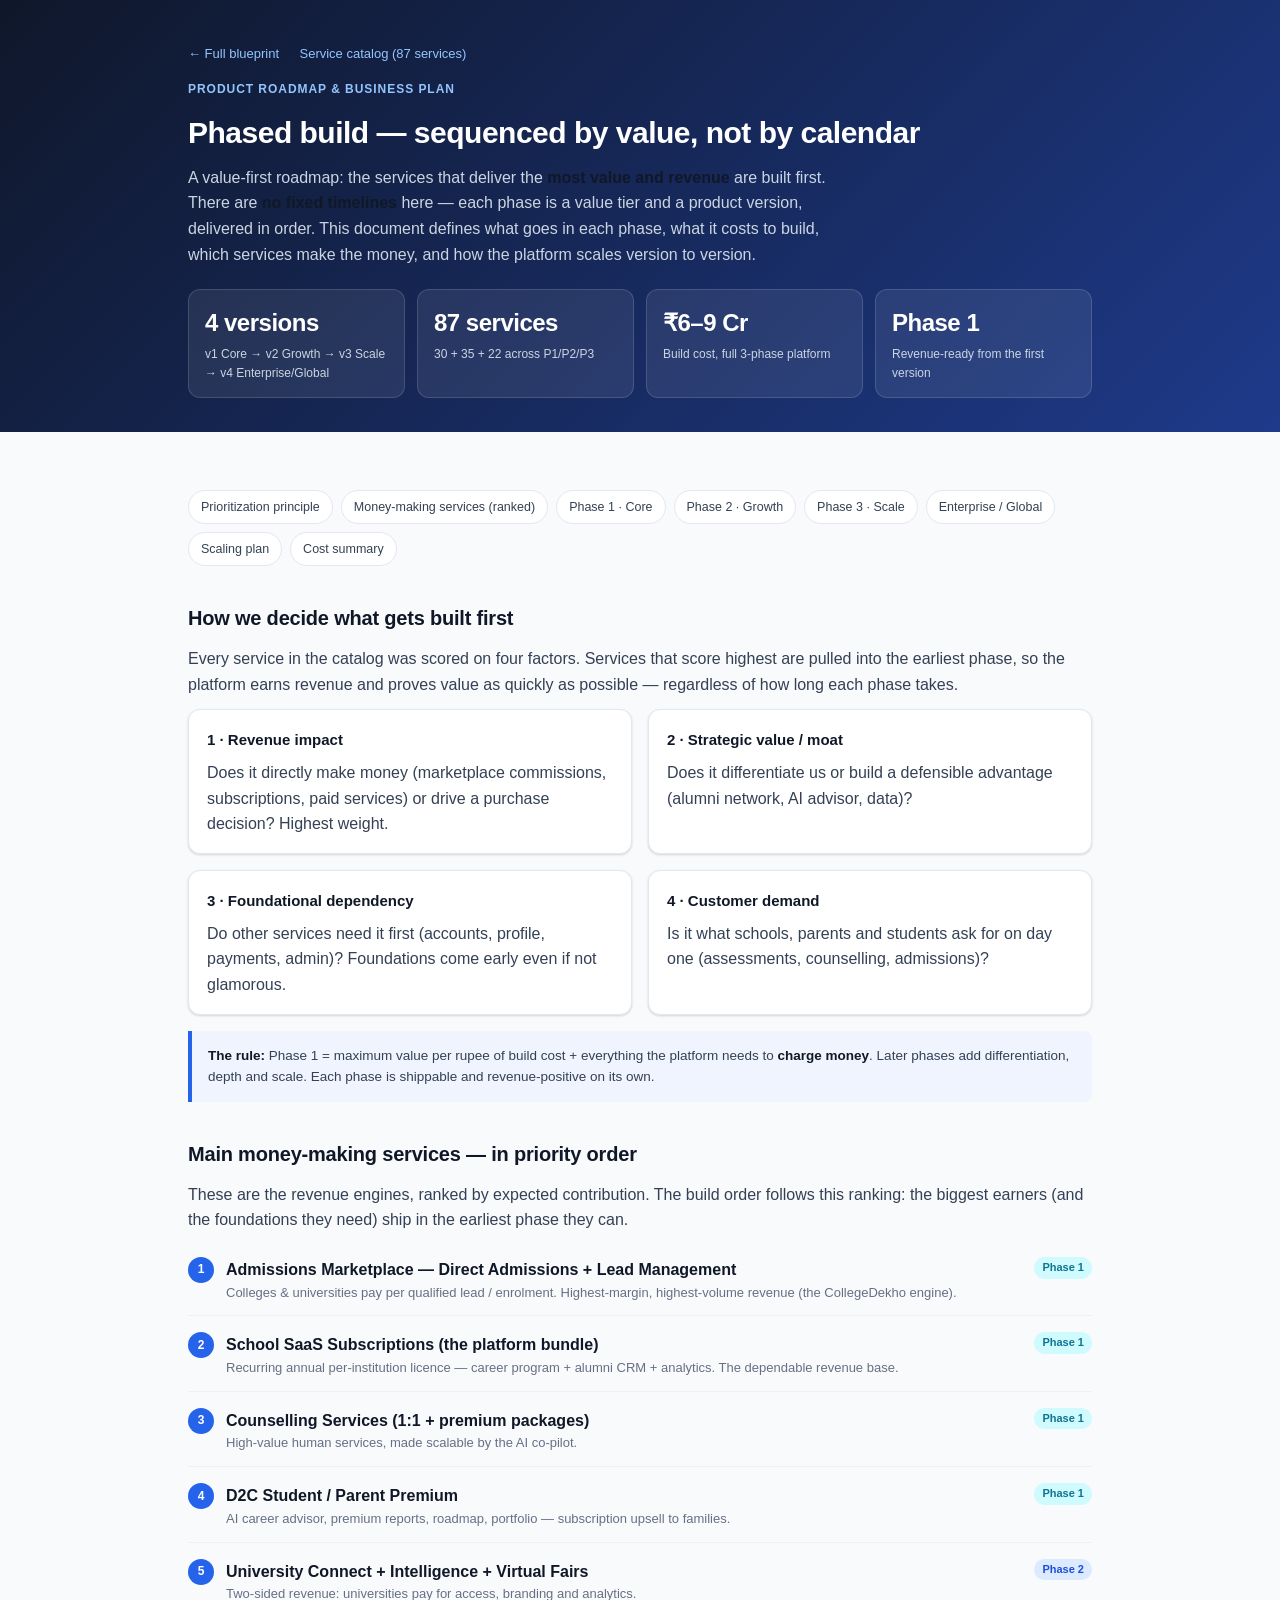
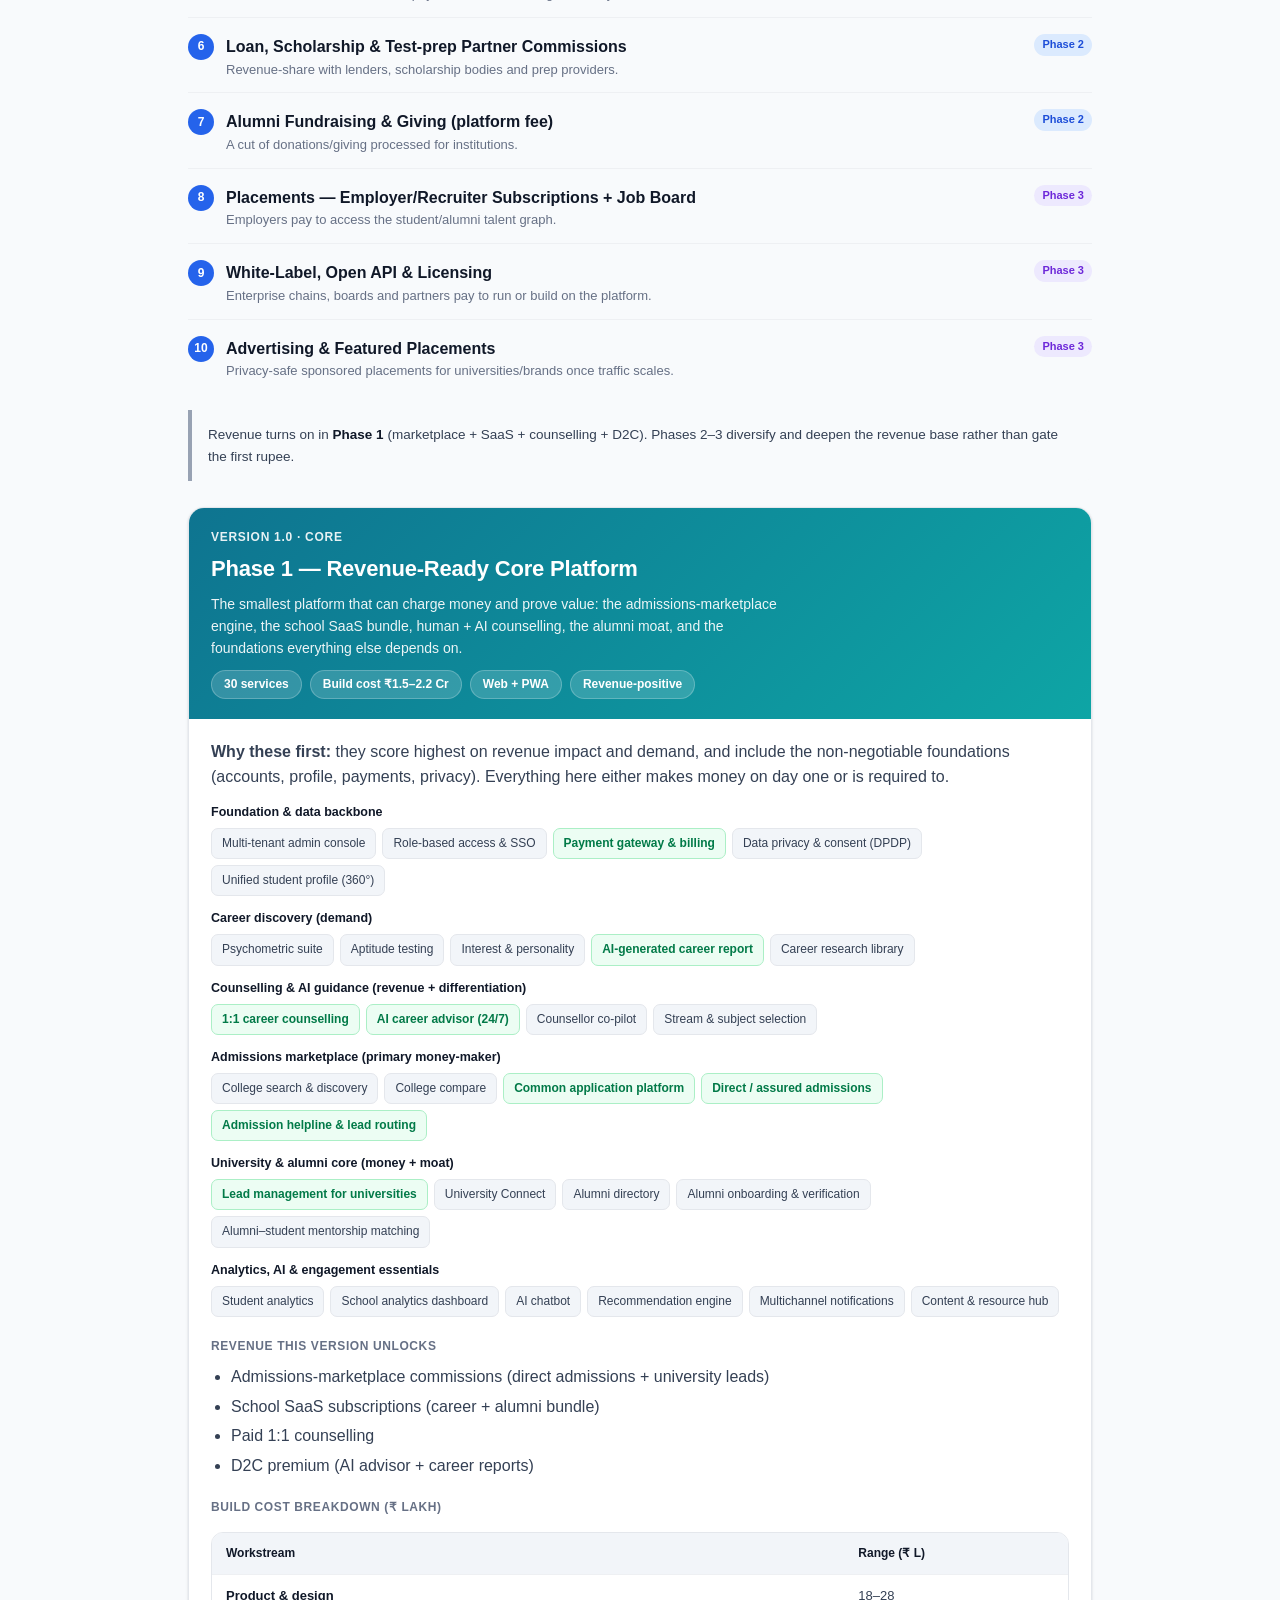
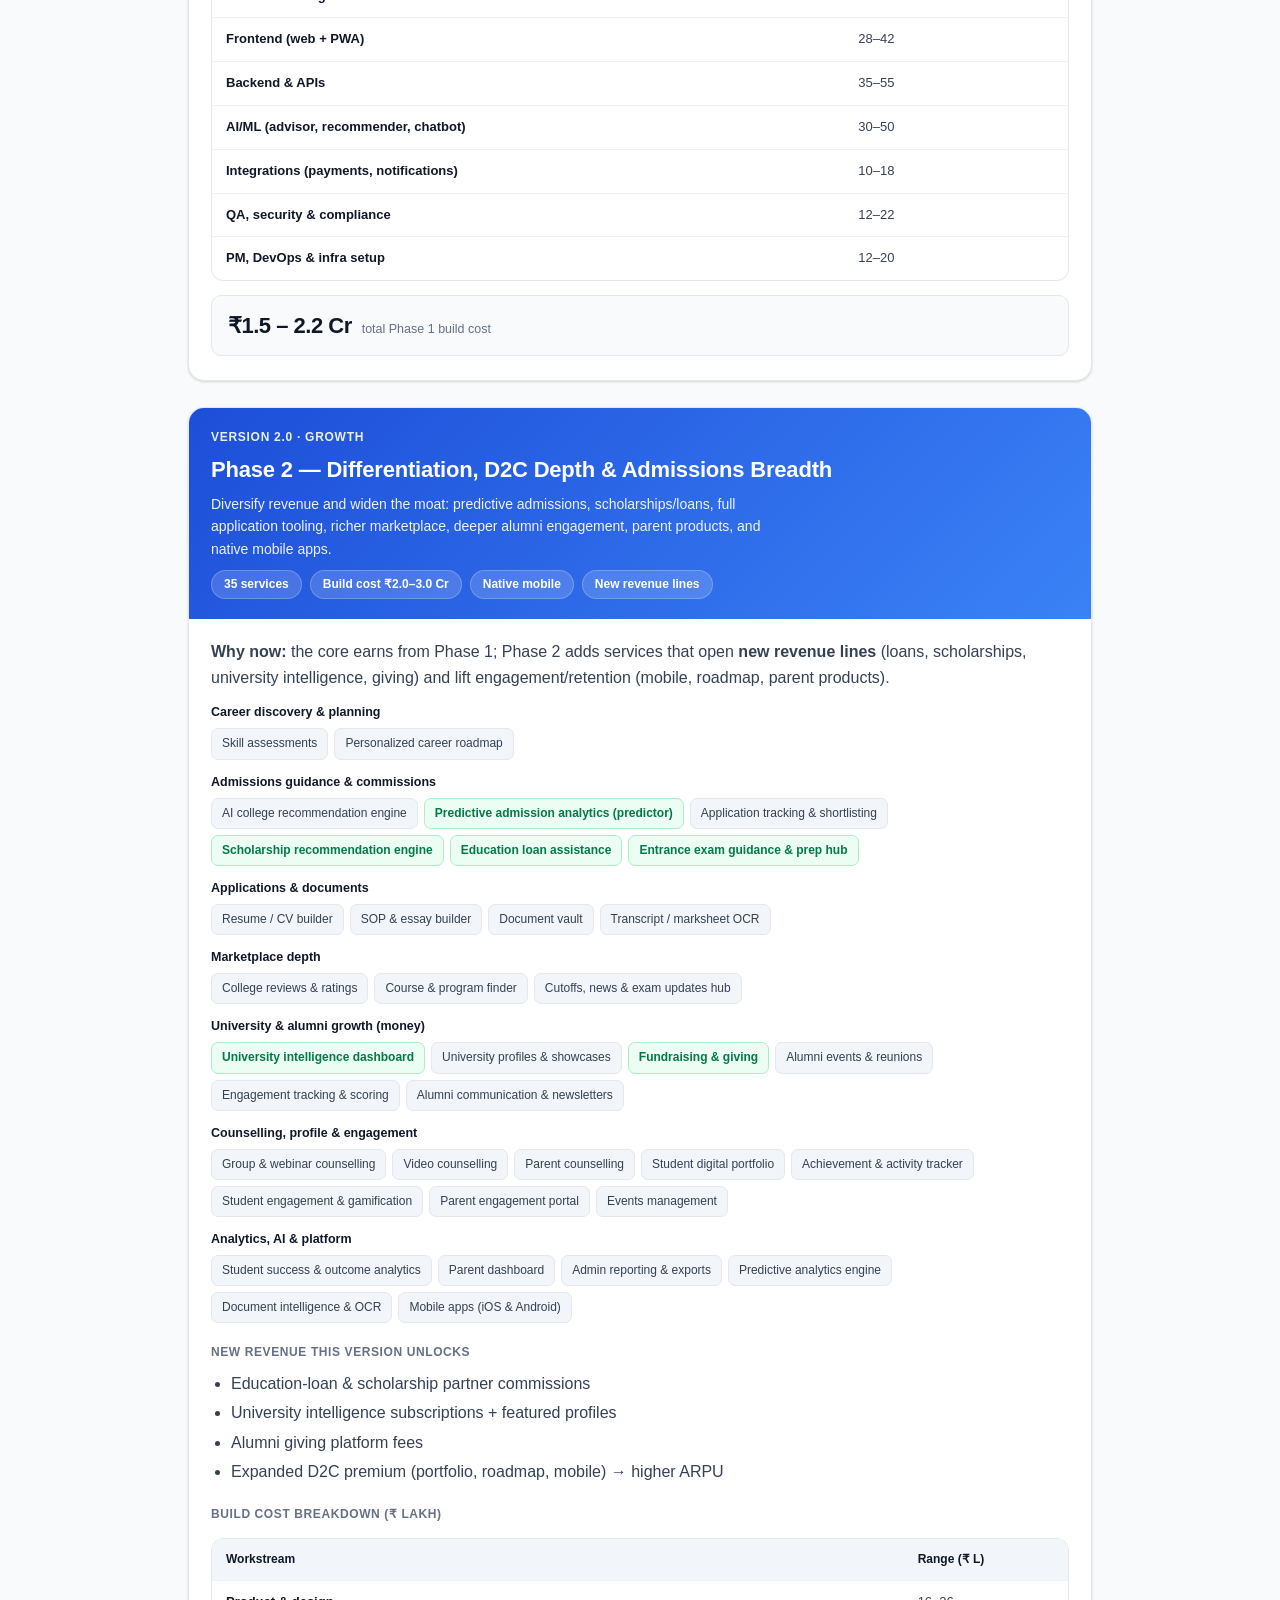
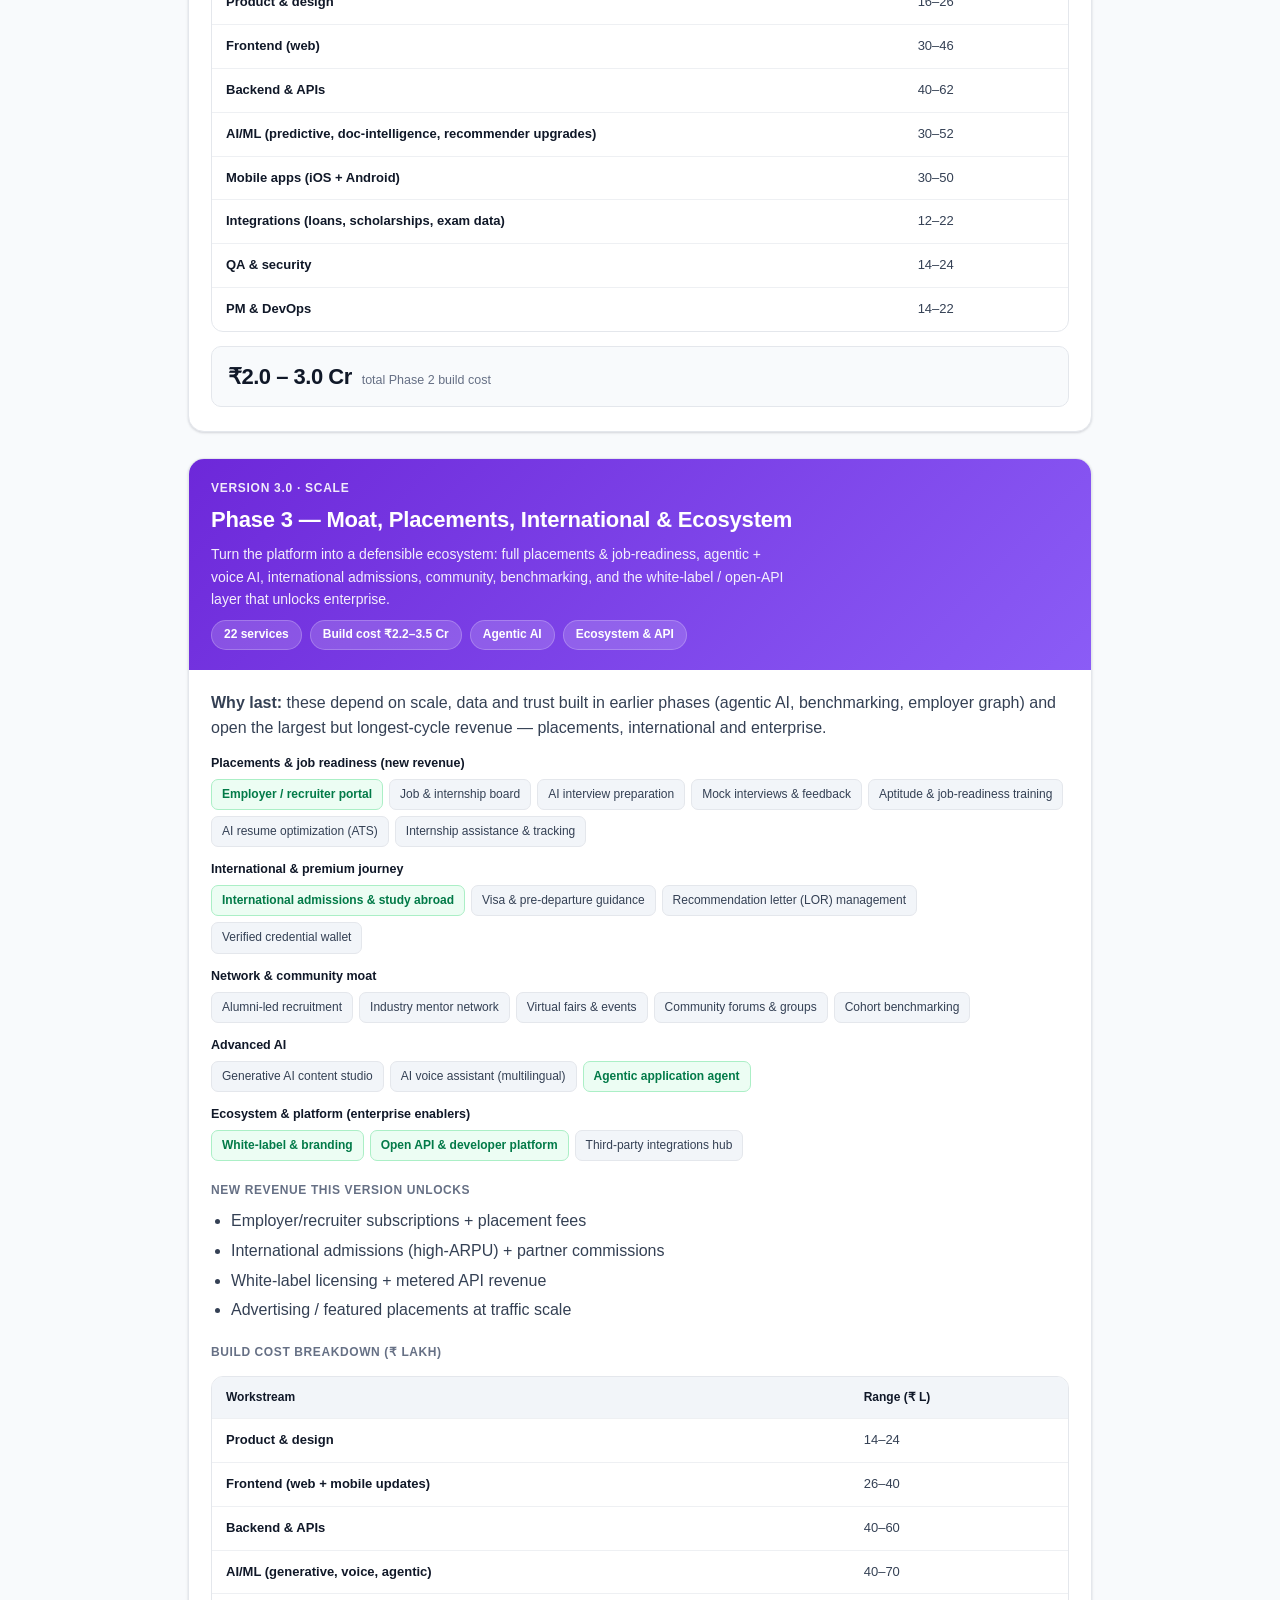
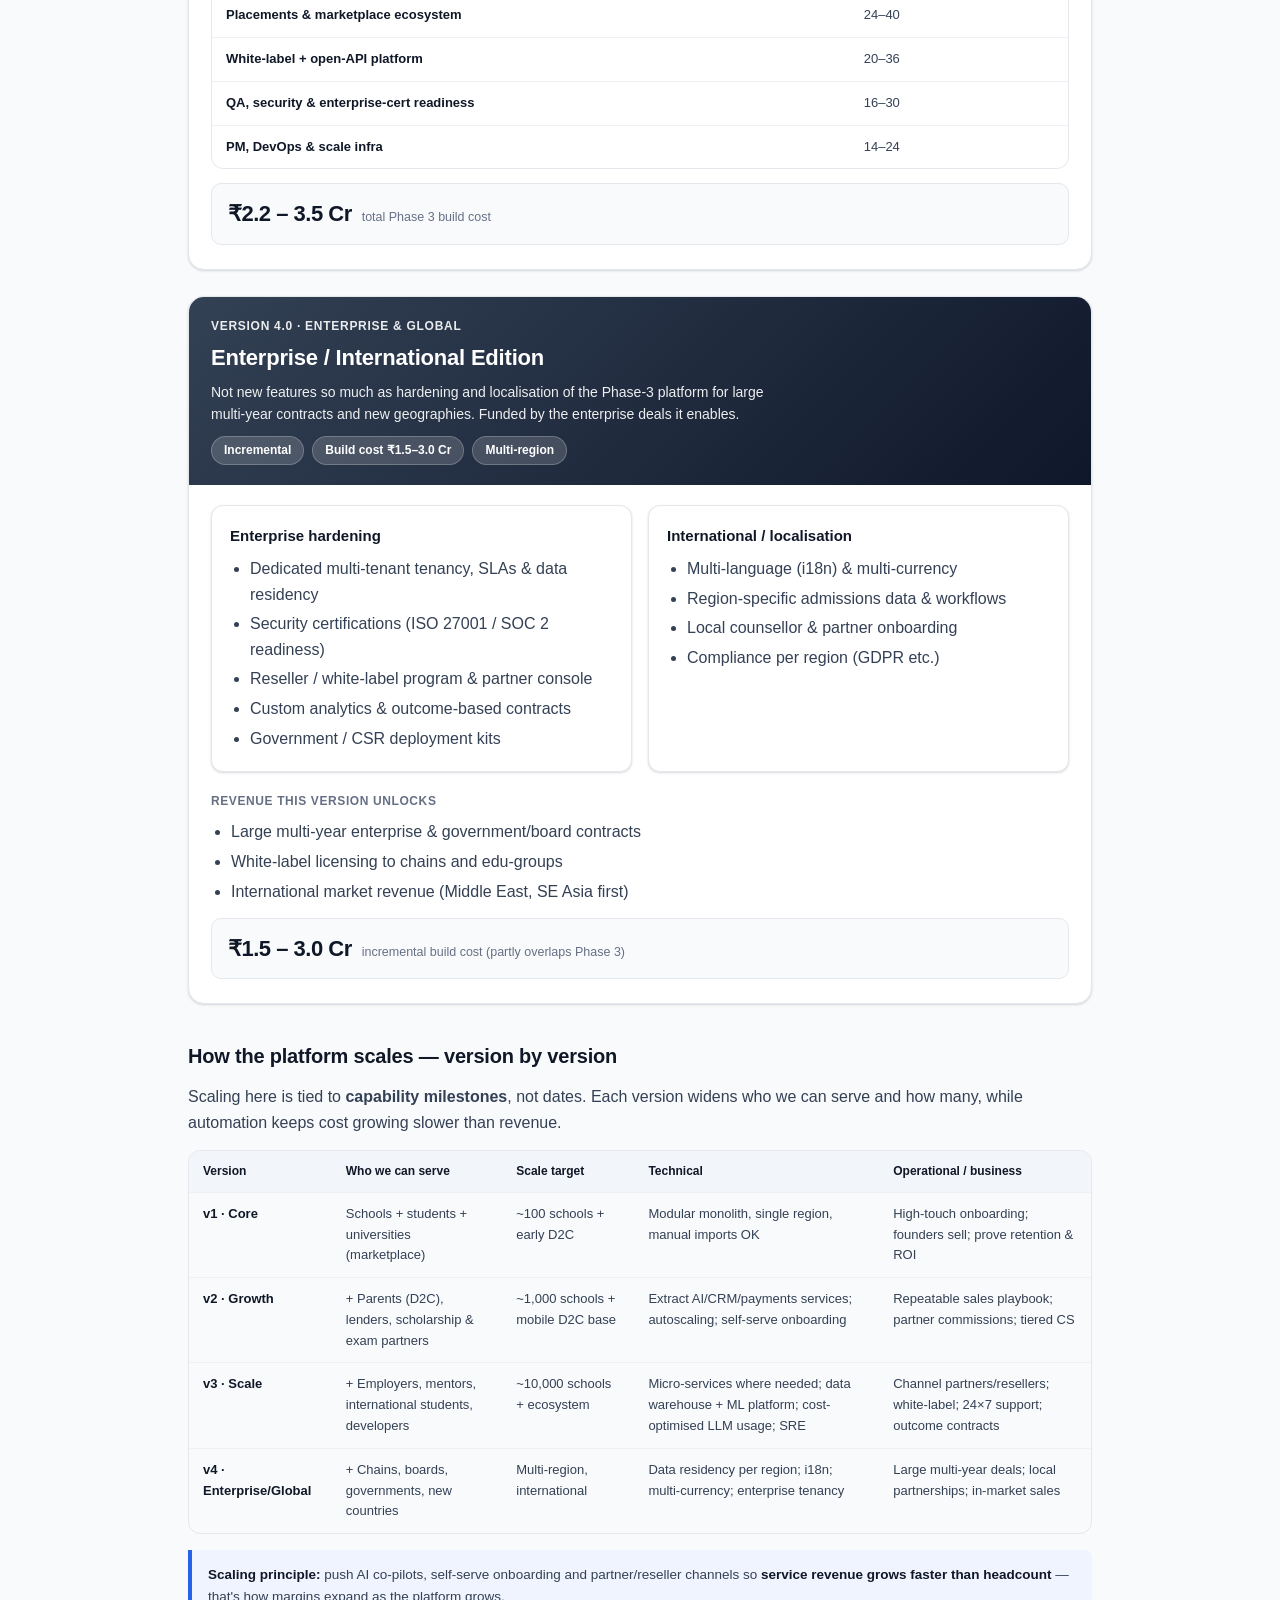
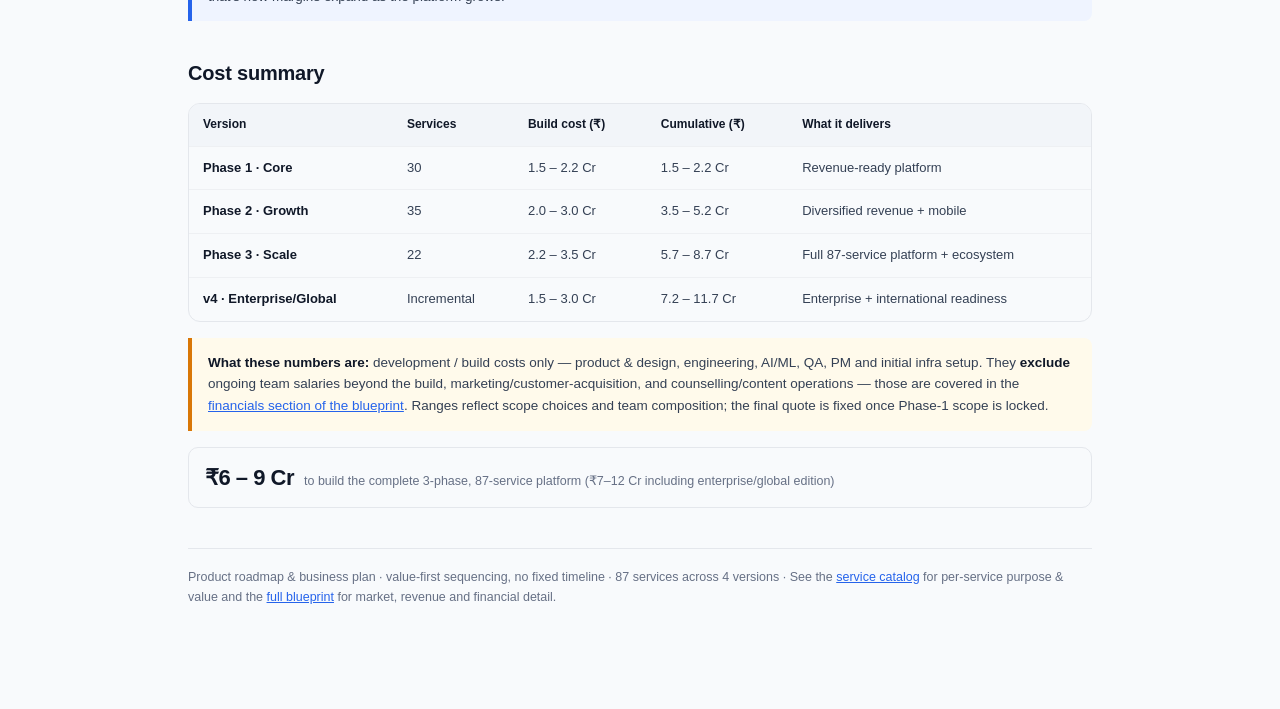
<file: roadmap.html>
<!doctype html>
<html lang="en">
<head>
<meta charset="utf-8" />
<meta name="viewport" content="width=device-width, initial-scale=1" />
<title>Product Roadmap &amp; Business Plan — Phased Build (Value-First)</title>
<link rel="stylesheet" href="assets/styles.css" />
<style>
  body { background: var(--bg-2); }
  .page-top { background: linear-gradient(135deg, #0f172a, #1e3a8a); color:#fff; padding: 40px 0 34px; }
  .page-top .wrap { padding-top:0; padding-bottom:0; }
  .page-top .kicker { color:#93c5fd; font-weight:700; font-size:12px; letter-spacing:.08em; text-transform:uppercase; }
  .page-top h1 { color:#fff; font-size:30px; margin:10px 0 8px; letter-spacing:-.5px; }
  .page-top p { color:#cbd5e1; max-width:76ch; margin:0; }
  .page-top .backlink { color:#93c5fd; text-decoration:none; font-size:13px; margin-right:16px; }
  .page-top .backlink:hover { text-decoration:underline; }
  .catalog-stats { display:grid; grid-template-columns:repeat(4,1fr); gap:12px; margin-top:22px; }
  .cs { background:rgba(255,255,255,.08); border:1px solid rgba(255,255,255,.14); border-radius:12px; padding:14px 16px; }
  .cs .v { font-size:24px; font-weight:800; letter-spacing:-.5px; color:#fff; }
  .cs .l { font-size:12px; color:#cbd5e1; margin-top:2px; }

  .modnav { display:flex; flex-wrap:wrap; gap:8px; margin:18px 0 8px; }
  .modnav a { text-decoration:none; font-size:12.5px; color:var(--ink-2); background:#fff; border:1px solid var(--line); border-radius:999px; padding:6px 12px; }
  .modnav a:hover { border-color:var(--accent); color:var(--accent); }

  .phase { margin-top:26px; border:1px solid var(--line); border-radius:16px; overflow:hidden; background:#fff; box-shadow:var(--shadow); scroll-margin-top:14px; }
  .phase-head { padding:20px 22px; color:#fff; }
  .phase-head .ver { font-size:12px; font-weight:700; letter-spacing:.06em; text-transform:uppercase; opacity:.9; }
  .phase-head h2 { margin:4px 0 6px; font-size:22px; color:#fff; }
  .phase-head p { margin:0; font-size:14px; opacity:.92; max-width:74ch; }
  .p1 .phase-head { background:linear-gradient(135deg,#0e7490,#0ea5a5); }
  .p2 .phase-head { background:linear-gradient(135deg,#1d4ed8,#3b82f6); }
  .p3 .phase-head { background:linear-gradient(135deg,#6d28d9,#8b5cf6); }
  .pe .phase-head { background:linear-gradient(135deg,#334155,#0f172a); }
  .phase-body { padding:20px 22px 24px; }
  .phase-head .tags { margin-top:10px; display:flex; gap:8px; flex-wrap:wrap; }
  .phase-head .pill { background:rgba(255,255,255,.16); border:1px solid rgba(255,255,255,.22); border-radius:999px; padding:4px 12px; font-size:12px; font-weight:600; }

  .mod-block { margin:12px 0; }
  .mod-block .mh { font-size:12.5px; font-weight:700; color:var(--ink); margin-bottom:6px; }
  .chips { display:flex; flex-wrap:wrap; gap:6px; }
  .chip { font-size:12px; background:var(--bg-3); border:1px solid var(--line); border-radius:7px; padding:5px 10px; color:var(--ink-2); }
  .chip.money { background:#ecfdf3; border-color:#abefc6; color:#027a48; font-weight:600; }

  .subhead { font-size:12px; text-transform:uppercase; letter-spacing:.05em; color:var(--muted); font-weight:700; margin:20px 0 8px; }
  .rank { list-style:none; padding:0; margin:0; counter-reset:r; }
  .rank li { counter-increment:r; display:flex; gap:12px; padding:12px 0; border-bottom:1px solid var(--line-2); }
  .rank li::before { content:counter(r); flex:none; width:26px; height:26px; border-radius:50%; background:var(--accent); color:#fff; font-size:12px; font-weight:700; display:grid; place-items:center; }
  .rank li:last-child { border-bottom:none; }
  .rank .t { font-weight:700; color:var(--ink); }
  .rank .d { font-size:13px; color:var(--muted); }
  .rank .ph { font-size:11px; font-weight:700; padding:2px 8px; border-radius:999px; margin-left:auto; white-space:nowrap; align-self:flex-start; }
  .ph-p1 { background:#cffafe; color:#0e7490; } .ph-p2 { background:#dbeafe; color:#1d4ed8; } .ph-p3 { background:#ede9fe; color:#6d28d9; }

  .cost-total { display:flex; align-items:baseline; gap:10px; margin-top:12px; padding:12px 16px; background:var(--bg-2); border:1px solid var(--line); border-radius:10px; }
  .cost-total .big { font-size:22px; font-weight:800; color:var(--ink); letter-spacing:-.5px; }
  .cost-total .lbl { font-size:12.5px; color:var(--muted); }
  @media (max-width:860px){ .catalog-stats{grid-template-columns:repeat(2,1fr);} }
</style>
</head>
<body>

<header class="page-top">
  <div class="wrap">
    <div>
      <a class="backlink" href="index.html">← Full blueprint</a>
      <a class="backlink" href="services.html">Service catalog (87 services)</a>
    </div>
    <div class="kicker" style="margin-top:14px">Product Roadmap &amp; Business Plan</div>
    <h1>Phased build — sequenced by value, not by calendar</h1>
    <p>A value-first roadmap: the services that deliver the <strong>most value and revenue</strong> are built first. There are <strong>no fixed timelines</strong> here — each phase is a value tier and a product version, delivered in order. This document defines what goes in each phase, what it costs to build, which services make the money, and how the platform scales version to version.</p>
    <div class="catalog-stats">
      <div class="cs"><div class="v">4 versions</div><div class="l">v1 Core → v2 Growth → v3 Scale → v4 Enterprise/Global</div></div>
      <div class="cs"><div class="v">87 services</div><div class="l">30 + 35 + 22 across P1/P2/P3</div></div>
      <div class="cs"><div class="v">₹6–9 Cr</div><div class="l">Build cost, full 3-phase platform</div></div>
      <div class="cs"><div class="v">Phase 1</div><div class="l">Revenue-ready from the first version</div></div>
    </div>
  </div>
</header>

<div class="wrap">

  <nav class="modnav">
    <a href="#principle">Prioritization principle</a>
    <a href="#money">Money-making services (ranked)</a>
    <a href="#p1">Phase 1 · Core</a>
    <a href="#p2">Phase 2 · Growth</a>
    <a href="#p3">Phase 3 · Scale</a>
    <a href="#pe">Enterprise / Global</a>
    <a href="#scaling">Scaling plan</a>
    <a href="#cost">Cost summary</a>
  </nav>

  <!-- ============ PRINCIPLE ============ -->
  <section id="principle" style="scroll-margin-top:14px">
    <h2>How we decide what gets built first</h2>
    <p>Every service in the catalog was scored on four factors. Services that score highest are pulled into the earliest phase, so the platform earns revenue and proves value as quickly as possible — regardless of how long each phase takes.</p>
    <div class="grid cols-2">
      <div class="card"><h3>1 · Revenue impact</h3><p>Does it directly make money (marketplace commissions, subscriptions, paid services) or drive a purchase decision? Highest weight.</p></div>
      <div class="card"><h3>2 · Strategic value / moat</h3><p>Does it differentiate us or build a defensible advantage (alumni network, AI advisor, data)?</p></div>
      <div class="card"><h3>3 · Foundational dependency</h3><p>Do other services need it first (accounts, profile, payments, admin)? Foundations come early even if not glamorous.</p></div>
      <div class="card"><h3>4 · Customer demand</h3><p>Is it what schools, parents and students ask for on day one (assessments, counselling, admissions)?</p></div>
    </div>
    <div class="callout"><b>The rule:</b> Phase 1 = maximum value per rupee of build cost + everything the platform needs to <b>charge money</b>. Later phases add differentiation, depth and scale. Each phase is shippable and revenue-positive on its own.</div>
  </section>

  <!-- ============ MONEY-MAKERS ============ -->
  <section id="money" style="scroll-margin-top:14px">
    <h2>Main money-making services — in priority order</h2>
    <p>These are the revenue engines, ranked by expected contribution. The build order follows this ranking: the biggest earners (and the foundations they need) ship in the earliest phase they can.</p>
    <ul class="rank">
      <li><div><div class="t">Admissions Marketplace — Direct Admissions + Lead Management</div><div class="d">Colleges &amp; universities pay per qualified lead / enrolment. Highest-margin, highest-volume revenue (the CollegeDekho engine).</div></div><span class="ph ph-p1">Phase 1</span></li>
      <li><div><div class="t">School SaaS Subscriptions (the platform bundle)</div><div class="d">Recurring annual per-institution licence — career program + alumni CRM + analytics. The dependable revenue base.</div></div><span class="ph ph-p1">Phase 1</span></li>
      <li><div><div class="t">Counselling Services (1:1 + premium packages)</div><div class="d">High-value human services, made scalable by the AI co-pilot.</div></div><span class="ph ph-p1">Phase 1</span></li>
      <li><div><div class="t">D2C Student / Parent Premium</div><div class="d">AI career advisor, premium reports, roadmap, portfolio — subscription upsell to families.</div></div><span class="ph ph-p1">Phase 1</span></li>
      <li><div><div class="t">University Connect + Intelligence + Virtual Fairs</div><div class="d">Two-sided revenue: universities pay for access, branding and analytics.</div></div><span class="ph ph-p2">Phase 2</span></li>
      <li><div><div class="t">Loan, Scholarship &amp; Test-prep Partner Commissions</div><div class="d">Revenue-share with lenders, scholarship bodies and prep providers.</div></div><span class="ph ph-p2">Phase 2</span></li>
      <li><div><div class="t">Alumni Fundraising &amp; Giving (platform fee)</div><div class="d">A cut of donations/giving processed for institutions.</div></div><span class="ph ph-p2">Phase 2</span></li>
      <li><div><div class="t">Placements — Employer/Recruiter Subscriptions + Job Board</div><div class="d">Employers pay to access the student/alumni talent graph.</div></div><span class="ph ph-p3">Phase 3</span></li>
      <li><div><div class="t">White-Label, Open API &amp; Licensing</div><div class="d">Enterprise chains, boards and partners pay to run or build on the platform.</div></div><span class="ph ph-p3">Phase 3</span></li>
      <li><div><div class="t">Advertising &amp; Featured Placements</div><div class="d">Privacy-safe sponsored placements for universities/brands once traffic scales.</div></div><span class="ph ph-p3">Phase 3</span></li>
    </ul>
    <div class="callout note">Revenue turns on in <b>Phase 1</b> (marketplace + SaaS + counselling + D2C). Phases 2–3 diversify and deepen the revenue base rather than gate the first rupee.</div>
  </section>

  <!-- ============ PHASE 1 ============ -->
  <section class="phase p1" id="p1">
    <div class="phase-head">
      <div class="ver">Version 1.0 · Core</div>
      <h2>Phase 1 — Revenue-Ready Core Platform</h2>
      <p>The smallest platform that can charge money and prove value: the admissions-marketplace engine, the school SaaS bundle, human + AI counselling, the alumni moat, and the foundations everything else depends on.</p>
      <div class="tags"><span class="pill">30 services</span><span class="pill">Build cost ₹1.5–2.2 Cr</span><span class="pill">Web + PWA</span><span class="pill">Revenue-positive</span></div>
    </div>
    <div class="phase-body">
      <p><b>Why these first:</b> they score highest on revenue impact and demand, and include the non-negotiable foundations (accounts, profile, payments, privacy). Everything here either makes money on day one or is required to.</p>

      <div class="mod-block"><div class="mh">Foundation &amp; data backbone</div><div class="chips"><span class="chip">Multi-tenant admin console</span><span class="chip">Role-based access &amp; SSO</span><span class="chip money">Payment gateway &amp; billing</span><span class="chip">Data privacy &amp; consent (DPDP)</span><span class="chip">Unified student profile (360°)</span></div></div>
      <div class="mod-block"><div class="mh">Career discovery (demand)</div><div class="chips"><span class="chip">Psychometric suite</span><span class="chip">Aptitude testing</span><span class="chip">Interest &amp; personality</span><span class="chip money">AI-generated career report</span><span class="chip">Career research library</span></div></div>
      <div class="mod-block"><div class="mh">Counselling &amp; AI guidance (revenue + differentiation)</div><div class="chips"><span class="chip money">1:1 career counselling</span><span class="chip money">AI career advisor (24/7)</span><span class="chip">Counsellor co-pilot</span><span class="chip">Stream &amp; subject selection</span></div></div>
      <div class="mod-block"><div class="mh">Admissions marketplace (primary money-maker)</div><div class="chips"><span class="chip">College search &amp; discovery</span><span class="chip">College compare</span><span class="chip money">Common application platform</span><span class="chip money">Direct / assured admissions</span><span class="chip money">Admission helpline &amp; lead routing</span></div></div>
      <div class="mod-block"><div class="mh">University &amp; alumni core (money + moat)</div><div class="chips"><span class="chip money">Lead management for universities</span><span class="chip">University Connect</span><span class="chip">Alumni directory</span><span class="chip">Alumni onboarding &amp; verification</span><span class="chip">Alumni–student mentorship matching</span></div></div>
      <div class="mod-block"><div class="mh">Analytics, AI &amp; engagement essentials</div><div class="chips"><span class="chip">Student analytics</span><span class="chip">School analytics dashboard</span><span class="chip">AI chatbot</span><span class="chip">Recommendation engine</span><span class="chip">Multichannel notifications</span><span class="chip">Content &amp; resource hub</span></div></div>

      <div class="subhead">Revenue this version unlocks</div>
      <ul><li>Admissions-marketplace commissions (direct admissions + university leads)</li><li>School SaaS subscriptions (career + alumni bundle)</li><li>Paid 1:1 counselling</li><li>D2C premium (AI advisor + career reports)</li></ul>

      <div class="subhead">Build cost breakdown (₹ Lakh)</div>
      <div class="table-scroll"><table>
        <thead><tr><th>Workstream</th><th>Range (₹ L)</th></tr></thead>
        <tbody>
          <tr><td>Product &amp; design</td><td>18–28</td></tr>
          <tr><td>Frontend (web + PWA)</td><td>28–42</td></tr>
          <tr><td>Backend &amp; APIs</td><td>35–55</td></tr>
          <tr><td>AI/ML (advisor, recommender, chatbot)</td><td>30–50</td></tr>
          <tr><td>Integrations (payments, notifications)</td><td>10–18</td></tr>
          <tr><td>QA, security &amp; compliance</td><td>12–22</td></tr>
          <tr><td>PM, DevOps &amp; infra setup</td><td>12–20</td></tr>
        </tbody>
      </table></div>
      <div class="cost-total"><span class="big">₹1.5 – 2.2 Cr</span><span class="lbl">total Phase 1 build cost</span></div>
    </div>
  </section>

  <!-- ============ PHASE 2 ============ -->
  <section class="phase p2" id="p2">
    <div class="phase-head">
      <div class="ver">Version 2.0 · Growth</div>
      <h2>Phase 2 — Differentiation, D2C Depth &amp; Admissions Breadth</h2>
      <p>Diversify revenue and widen the moat: predictive admissions, scholarships/loans, full application tooling, richer marketplace, deeper alumni engagement, parent products, and native mobile apps.</p>
      <div class="tags"><span class="pill">35 services</span><span class="pill">Build cost ₹2.0–3.0 Cr</span><span class="pill">Native mobile</span><span class="pill">New revenue lines</span></div>
    </div>
    <div class="phase-body">
      <p><b>Why now:</b> the core earns from Phase 1; Phase 2 adds services that open <b>new revenue lines</b> (loans, scholarships, university intelligence, giving) and lift engagement/retention (mobile, roadmap, parent products).</p>

      <div class="mod-block"><div class="mh">Career discovery &amp; planning</div><div class="chips"><span class="chip">Skill assessments</span><span class="chip">Personalized career roadmap</span></div></div>
      <div class="mod-block"><div class="mh">Admissions guidance &amp; commissions</div><div class="chips"><span class="chip">AI college recommendation engine</span><span class="chip money">Predictive admission analytics (predictor)</span><span class="chip">Application tracking &amp; shortlisting</span><span class="chip money">Scholarship recommendation engine</span><span class="chip money">Education loan assistance</span><span class="chip money">Entrance exam guidance &amp; prep hub</span></div></div>
      <div class="mod-block"><div class="mh">Applications &amp; documents</div><div class="chips"><span class="chip">Resume / CV builder</span><span class="chip">SOP &amp; essay builder</span><span class="chip">Document vault</span><span class="chip">Transcript / marksheet OCR</span></div></div>
      <div class="mod-block"><div class="mh">Marketplace depth</div><div class="chips"><span class="chip">College reviews &amp; ratings</span><span class="chip">Course &amp; program finder</span><span class="chip">Cutoffs, news &amp; exam updates hub</span></div></div>
      <div class="mod-block"><div class="mh">University &amp; alumni growth (money)</div><div class="chips"><span class="chip money">University intelligence dashboard</span><span class="chip">University profiles &amp; showcases</span><span class="chip money">Fundraising &amp; giving</span><span class="chip">Alumni events &amp; reunions</span><span class="chip">Engagement tracking &amp; scoring</span><span class="chip">Alumni communication &amp; newsletters</span></div></div>
      <div class="mod-block"><div class="mh">Counselling, profile &amp; engagement</div><div class="chips"><span class="chip">Group &amp; webinar counselling</span><span class="chip">Video counselling</span><span class="chip">Parent counselling</span><span class="chip">Student digital portfolio</span><span class="chip">Achievement &amp; activity tracker</span><span class="chip">Student engagement &amp; gamification</span><span class="chip">Parent engagement portal</span><span class="chip">Events management</span></div></div>
      <div class="mod-block"><div class="mh">Analytics, AI &amp; platform</div><div class="chips"><span class="chip">Student success &amp; outcome analytics</span><span class="chip">Parent dashboard</span><span class="chip">Admin reporting &amp; exports</span><span class="chip">Predictive analytics engine</span><span class="chip">Document intelligence &amp; OCR</span><span class="chip">Mobile apps (iOS &amp; Android)</span></div></div>

      <div class="subhead">New revenue this version unlocks</div>
      <ul><li>Education-loan &amp; scholarship partner commissions</li><li>University intelligence subscriptions + featured profiles</li><li>Alumni giving platform fees</li><li>Expanded D2C premium (portfolio, roadmap, mobile) → higher ARPU</li></ul>

      <div class="subhead">Build cost breakdown (₹ Lakh)</div>
      <div class="table-scroll"><table>
        <thead><tr><th>Workstream</th><th>Range (₹ L)</th></tr></thead>
        <tbody>
          <tr><td>Product &amp; design</td><td>16–26</td></tr>
          <tr><td>Frontend (web)</td><td>30–46</td></tr>
          <tr><td>Backend &amp; APIs</td><td>40–62</td></tr>
          <tr><td>AI/ML (predictive, doc-intelligence, recommender upgrades)</td><td>30–52</td></tr>
          <tr><td>Mobile apps (iOS + Android)</td><td>30–50</td></tr>
          <tr><td>Integrations (loans, scholarships, exam data)</td><td>12–22</td></tr>
          <tr><td>QA &amp; security</td><td>14–24</td></tr>
          <tr><td>PM &amp; DevOps</td><td>14–22</td></tr>
        </tbody>
      </table></div>
      <div class="cost-total"><span class="big">₹2.0 – 3.0 Cr</span><span class="lbl">total Phase 2 build cost</span></div>
    </div>
  </section>

  <!-- ============ PHASE 3 ============ -->
  <section class="phase p3" id="p3">
    <div class="phase-head">
      <div class="ver">Version 3.0 · Scale</div>
      <h2>Phase 3 — Moat, Placements, International &amp; Ecosystem</h2>
      <p>Turn the platform into a defensible ecosystem: full placements &amp; job-readiness, agentic + voice AI, international admissions, community, benchmarking, and the white-label / open-API layer that unlocks enterprise.</p>
      <div class="tags"><span class="pill">22 services</span><span class="pill">Build cost ₹2.2–3.5 Cr</span><span class="pill">Agentic AI</span><span class="pill">Ecosystem &amp; API</span></div>
    </div>
    <div class="phase-body">
      <p><b>Why last:</b> these depend on scale, data and trust built in earlier phases (agentic AI, benchmarking, employer graph) and open the largest but longest-cycle revenue — placements, international and enterprise.</p>

      <div class="mod-block"><div class="mh">Placements &amp; job readiness (new revenue)</div><div class="chips"><span class="chip money">Employer / recruiter portal</span><span class="chip">Job &amp; internship board</span><span class="chip">AI interview preparation</span><span class="chip">Mock interviews &amp; feedback</span><span class="chip">Aptitude &amp; job-readiness training</span><span class="chip">AI resume optimization (ATS)</span><span class="chip">Internship assistance &amp; tracking</span></div></div>
      <div class="mod-block"><div class="mh">International &amp; premium journey</div><div class="chips"><span class="chip money">International admissions &amp; study abroad</span><span class="chip">Visa &amp; pre-departure guidance</span><span class="chip">Recommendation letter (LOR) management</span><span class="chip">Verified credential wallet</span></div></div>
      <div class="mod-block"><div class="mh">Network &amp; community moat</div><div class="chips"><span class="chip">Alumni-led recruitment</span><span class="chip">Industry mentor network</span><span class="chip">Virtual fairs &amp; events</span><span class="chip">Community forums &amp; groups</span><span class="chip">Cohort benchmarking</span></div></div>
      <div class="mod-block"><div class="mh">Advanced AI</div><div class="chips"><span class="chip">Generative AI content studio</span><span class="chip">AI voice assistant (multilingual)</span><span class="chip money">Agentic application agent</span></div></div>
      <div class="mod-block"><div class="mh">Ecosystem &amp; platform (enterprise enablers)</div><div class="chips"><span class="chip money">White-label &amp; branding</span><span class="chip money">Open API &amp; developer platform</span><span class="chip">Third-party integrations hub</span></div></div>

      <div class="subhead">New revenue this version unlocks</div>
      <ul><li>Employer/recruiter subscriptions + placement fees</li><li>International admissions (high-ARPU) + partner commissions</li><li>White-label licensing + metered API revenue</li><li>Advertising / featured placements at traffic scale</li></ul>

      <div class="subhead">Build cost breakdown (₹ Lakh)</div>
      <div class="table-scroll"><table>
        <thead><tr><th>Workstream</th><th>Range (₹ L)</th></tr></thead>
        <tbody>
          <tr><td>Product &amp; design</td><td>14–24</td></tr>
          <tr><td>Frontend (web + mobile updates)</td><td>26–40</td></tr>
          <tr><td>Backend &amp; APIs</td><td>40–60</td></tr>
          <tr><td>AI/ML (generative, voice, agentic)</td><td>40–70</td></tr>
          <tr><td>Placements &amp; marketplace ecosystem</td><td>24–40</td></tr>
          <tr><td>White-label + open-API platform</td><td>20–36</td></tr>
          <tr><td>QA, security &amp; enterprise-cert readiness</td><td>16–30</td></tr>
          <tr><td>PM, DevOps &amp; scale infra</td><td>14–24</td></tr>
        </tbody>
      </table></div>
      <div class="cost-total"><span class="big">₹2.2 – 3.5 Cr</span><span class="lbl">total Phase 3 build cost</span></div>
    </div>
  </section>

  <!-- ============ ENTERPRISE ============ -->
  <section class="phase pe" id="pe">
    <div class="phase-head">
      <div class="ver">Version 4.0 · Enterprise &amp; Global</div>
      <h2>Enterprise / International Edition</h2>
      <p>Not new features so much as hardening and localisation of the Phase-3 platform for large multi-year contracts and new geographies. Funded by the enterprise deals it enables.</p>
      <div class="tags"><span class="pill">Incremental</span><span class="pill">Build cost ₹1.5–3.0 Cr</span><span class="pill">Multi-region</span></div>
    </div>
    <div class="phase-body">
      <div class="grid cols-2">
        <div class="card"><h3>Enterprise hardening</h3><ul><li>Dedicated multi-tenant tenancy, SLAs &amp; data residency</li><li>Security certifications (ISO 27001 / SOC 2 readiness)</li><li>Reseller / white-label program &amp; partner console</li><li>Custom analytics &amp; outcome-based contracts</li><li>Government / CSR deployment kits</li></ul></div>
        <div class="card"><h3>International / localisation</h3><ul><li>Multi-language (i18n) &amp; multi-currency</li><li>Region-specific admissions data &amp; workflows</li><li>Local counsellor &amp; partner onboarding</li><li>Compliance per region (GDPR etc.)</li></ul></div>
      </div>
      <div class="subhead">Revenue this version unlocks</div>
      <ul><li>Large multi-year enterprise &amp; government/board contracts</li><li>White-label licensing to chains and edu-groups</li><li>International market revenue (Middle East, SE Asia first)</li></ul>
      <div class="cost-total"><span class="big">₹1.5 – 3.0 Cr</span><span class="lbl">incremental build cost (partly overlaps Phase 3)</span></div>
    </div>
  </section>

  <!-- ============ SCALING ============ -->
  <section id="scaling" style="scroll-margin-top:14px">
    <h2>How the platform scales — version by version</h2>
    <p>Scaling here is tied to <b>capability milestones</b>, not dates. Each version widens who we can serve and how many, while automation keeps cost growing slower than revenue.</p>
    <div class="table-scroll"><table>
      <thead><tr><th>Version</th><th>Who we can serve</th><th>Scale target</th><th>Technical</th><th>Operational / business</th></tr></thead>
      <tbody>
        <tr><td>v1 · Core</td><td>Schools + students + universities (marketplace)</td><td>~100 schools + early D2C</td><td>Modular monolith, single region, manual imports OK</td><td>High-touch onboarding; founders sell; prove retention &amp; ROI</td></tr>
        <tr><td>v2 · Growth</td><td>+ Parents (D2C), lenders, scholarship &amp; exam partners</td><td>~1,000 schools + mobile D2C base</td><td>Extract AI/CRM/payments services; autoscaling; self-serve onboarding</td><td>Repeatable sales playbook; partner commissions; tiered CS</td></tr>
        <tr><td>v3 · Scale</td><td>+ Employers, mentors, international students, developers</td><td>~10,000 schools + ecosystem</td><td>Micro-services where needed; data warehouse + ML platform; cost-optimised LLM usage; SRE</td><td>Channel partners/resellers; white-label; 24×7 support; outcome contracts</td></tr>
        <tr><td>v4 · Enterprise/Global</td><td>+ Chains, boards, governments, new countries</td><td>Multi-region, international</td><td>Data residency per region; i18n; multi-currency; enterprise tenancy</td><td>Large multi-year deals; local partnerships; in-market sales</td></tr>
      </tbody>
    </table></div>
    <div class="callout"><b>Scaling principle:</b> push AI co-pilots, self-serve onboarding and partner/reseller channels so <b>service revenue grows faster than headcount</b> — that's how margins expand as the platform grows.</div>
  </section>

  <!-- ============ COST SUMMARY ============ -->
  <section id="cost" style="scroll-margin-top:14px">
    <h2>Cost summary</h2>
    <div class="table-scroll"><table>
      <thead><tr><th>Version</th><th>Services</th><th>Build cost (₹)</th><th>Cumulative (₹)</th><th>What it delivers</th></tr></thead>
      <tbody>
        <tr><td>Phase 1 · Core</td><td>30</td><td>1.5 – 2.2 Cr</td><td>1.5 – 2.2 Cr</td><td>Revenue-ready platform</td></tr>
        <tr><td>Phase 2 · Growth</td><td>35</td><td>2.0 – 3.0 Cr</td><td>3.5 – 5.2 Cr</td><td>Diversified revenue + mobile</td></tr>
        <tr><td>Phase 3 · Scale</td><td>22</td><td>2.2 – 3.5 Cr</td><td>5.7 – 8.7 Cr</td><td>Full 87-service platform + ecosystem</td></tr>
        <tr><td>v4 · Enterprise/Global</td><td>Incremental</td><td>1.5 – 3.0 Cr</td><td>7.2 – 11.7 Cr</td><td>Enterprise + international readiness</td></tr>
      </tbody>
    </table></div>
    <div class="callout warn"><b>What these numbers are:</b> development / build costs only — product &amp; design, engineering, AI/ML, QA, PM and initial infra setup. They <b>exclude</b> ongoing team salaries beyond the build, marketing/customer-acquisition, and counselling/content operations — those are covered in the <a href="index.html#financials">financials section of the blueprint</a>. Ranges reflect scope choices and team composition; the final quote is fixed once Phase-1 scope is locked.</div>

    <div class="cost-total"><span class="big">₹6 – 9 Cr</span><span class="lbl">to build the complete 3-phase, 87-service platform (₹7–12 Cr including enterprise/global edition)</span></div>

    <p class="footer-note">Product roadmap &amp; business plan · value-first sequencing, no fixed timeline · 87 services across 4 versions · See the <a href="services.html">service catalog</a> for per-service purpose &amp; value and the <a href="index.html">full blueprint</a> for market, revenue and financial detail.</p>
  </section>

</div>
</body>
</html>
</file>
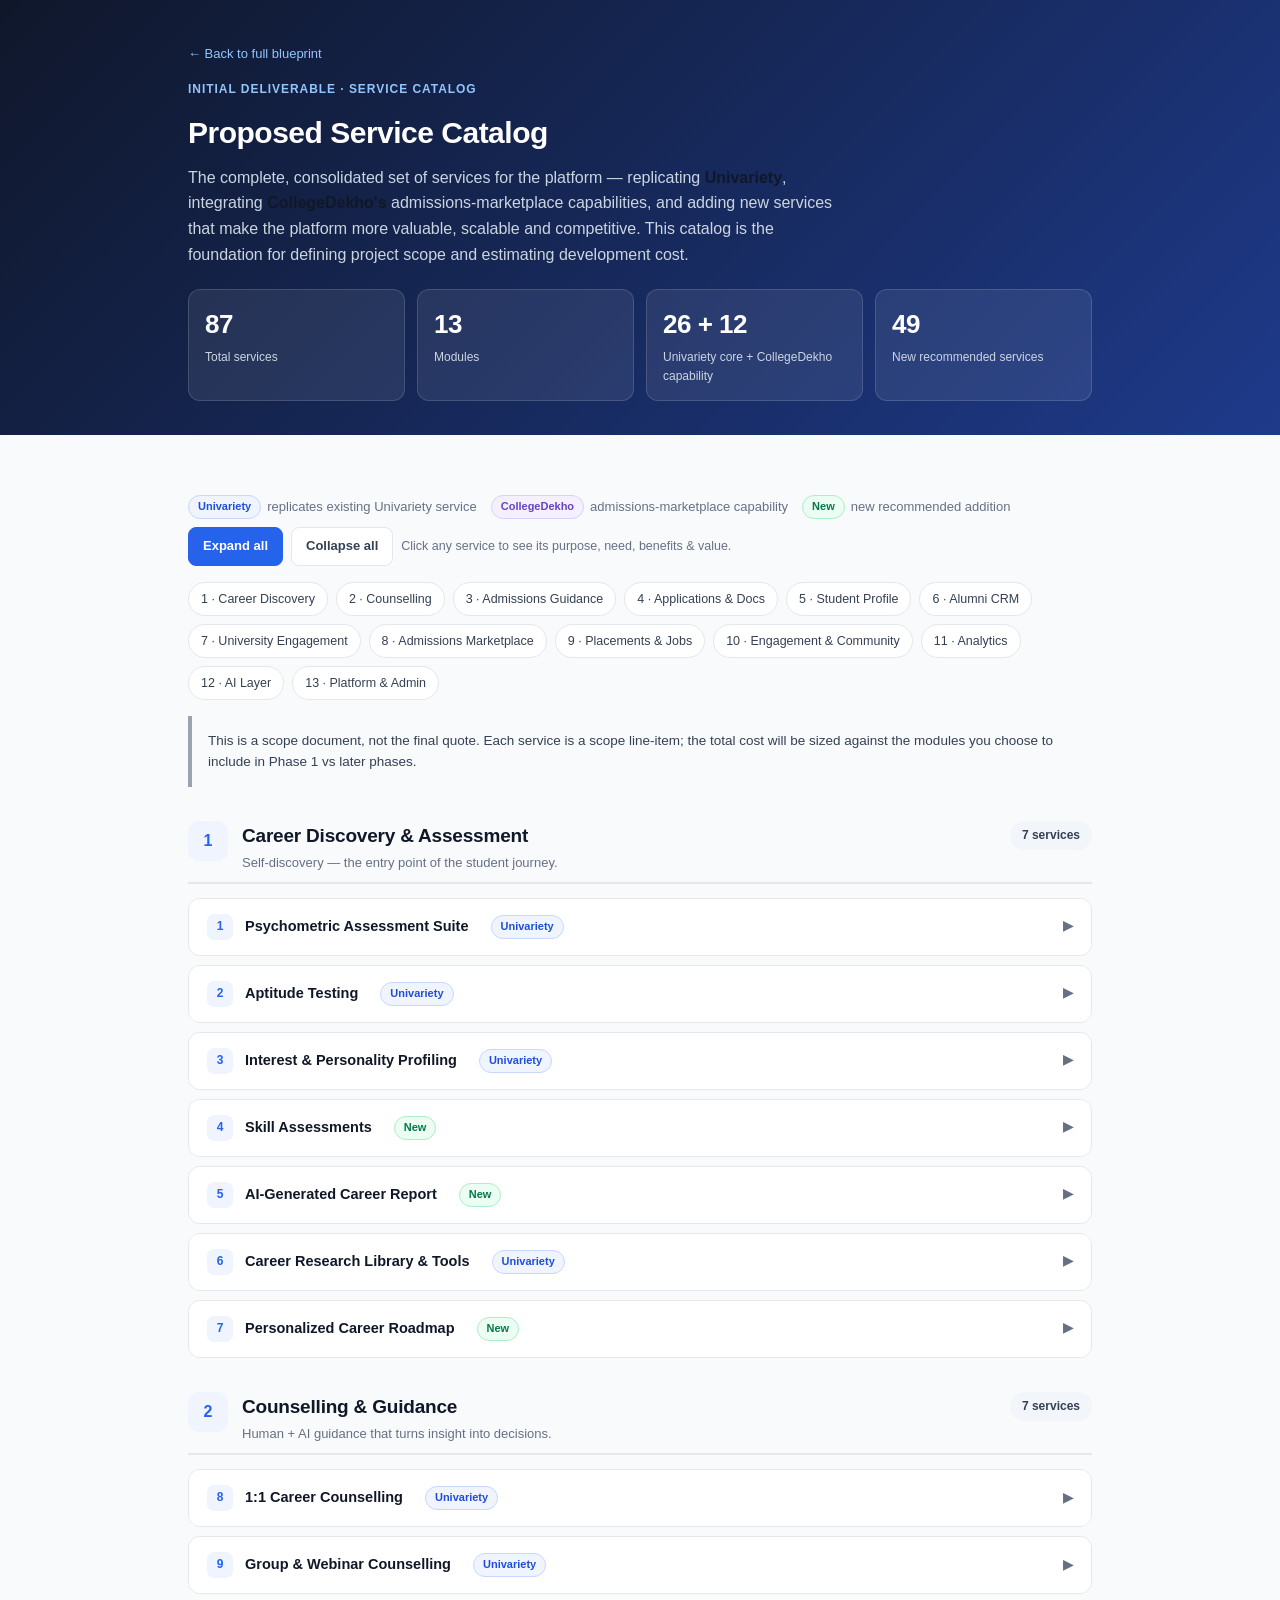
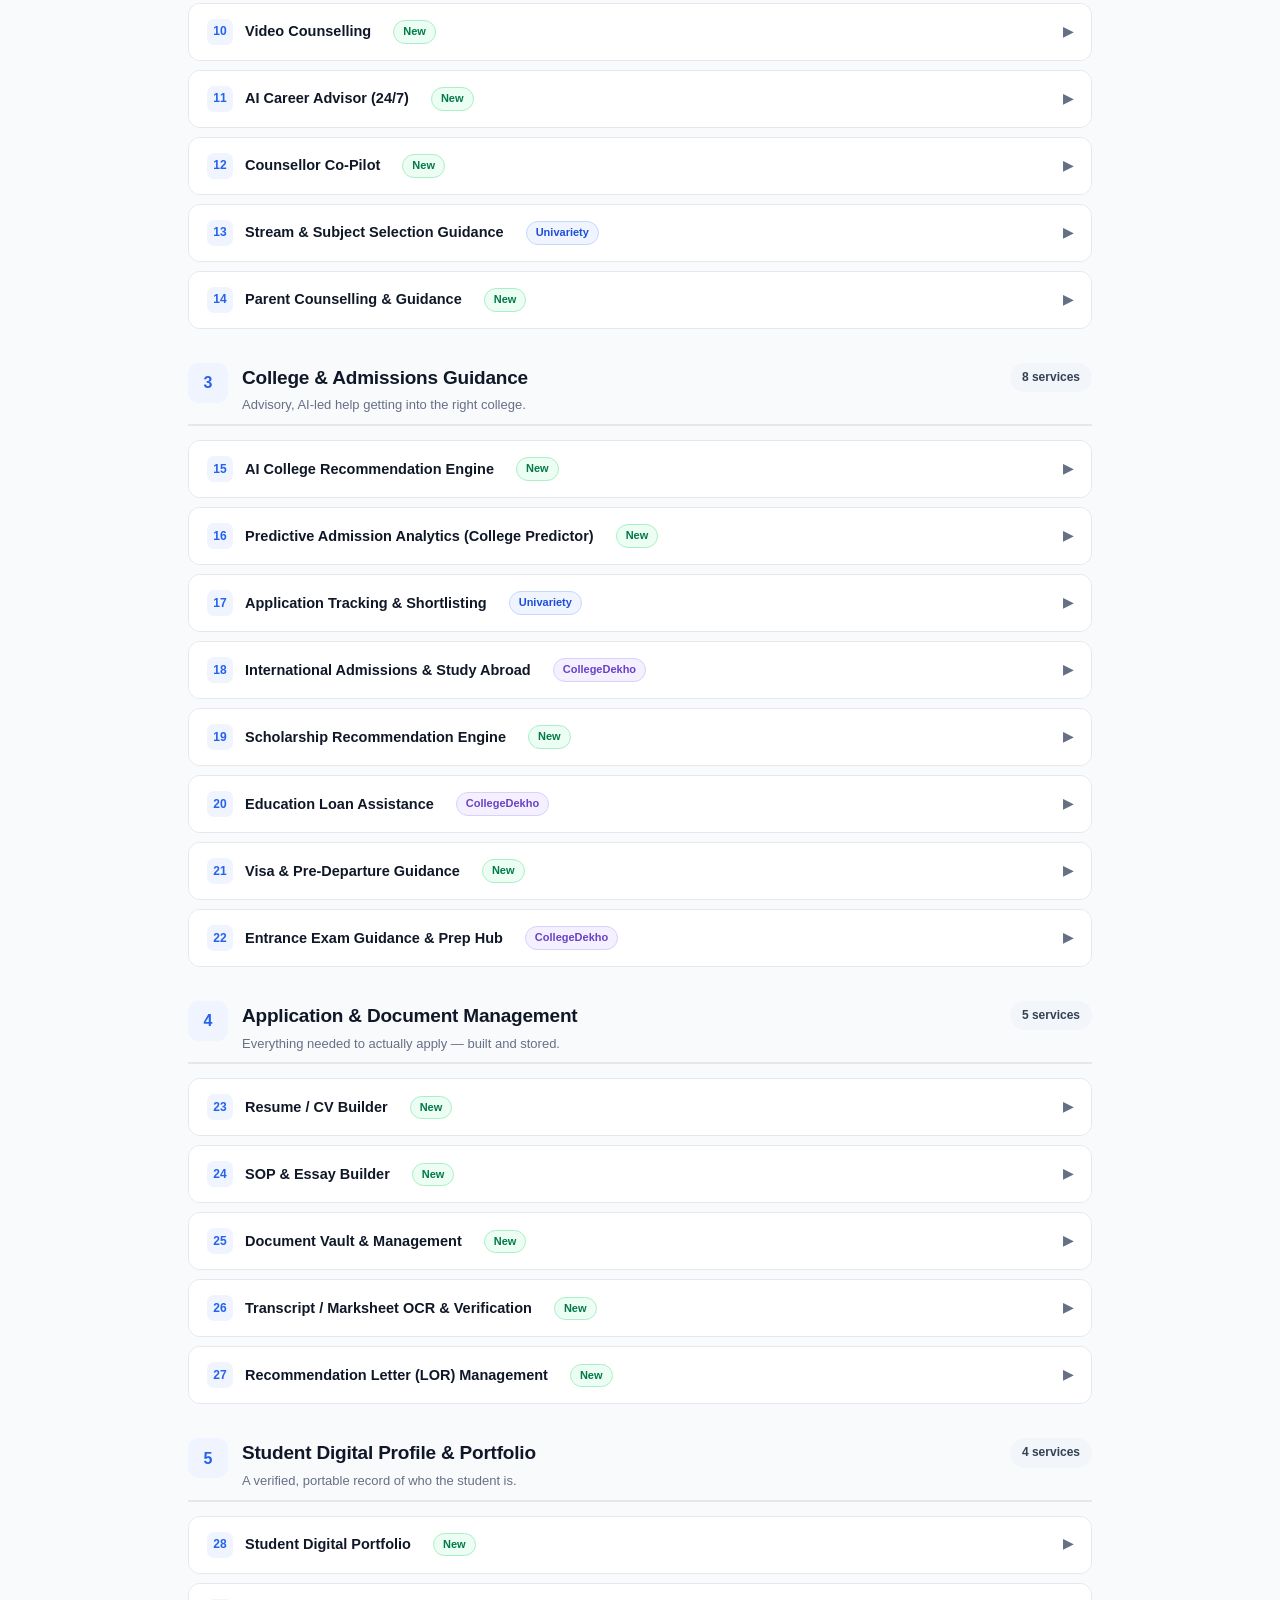
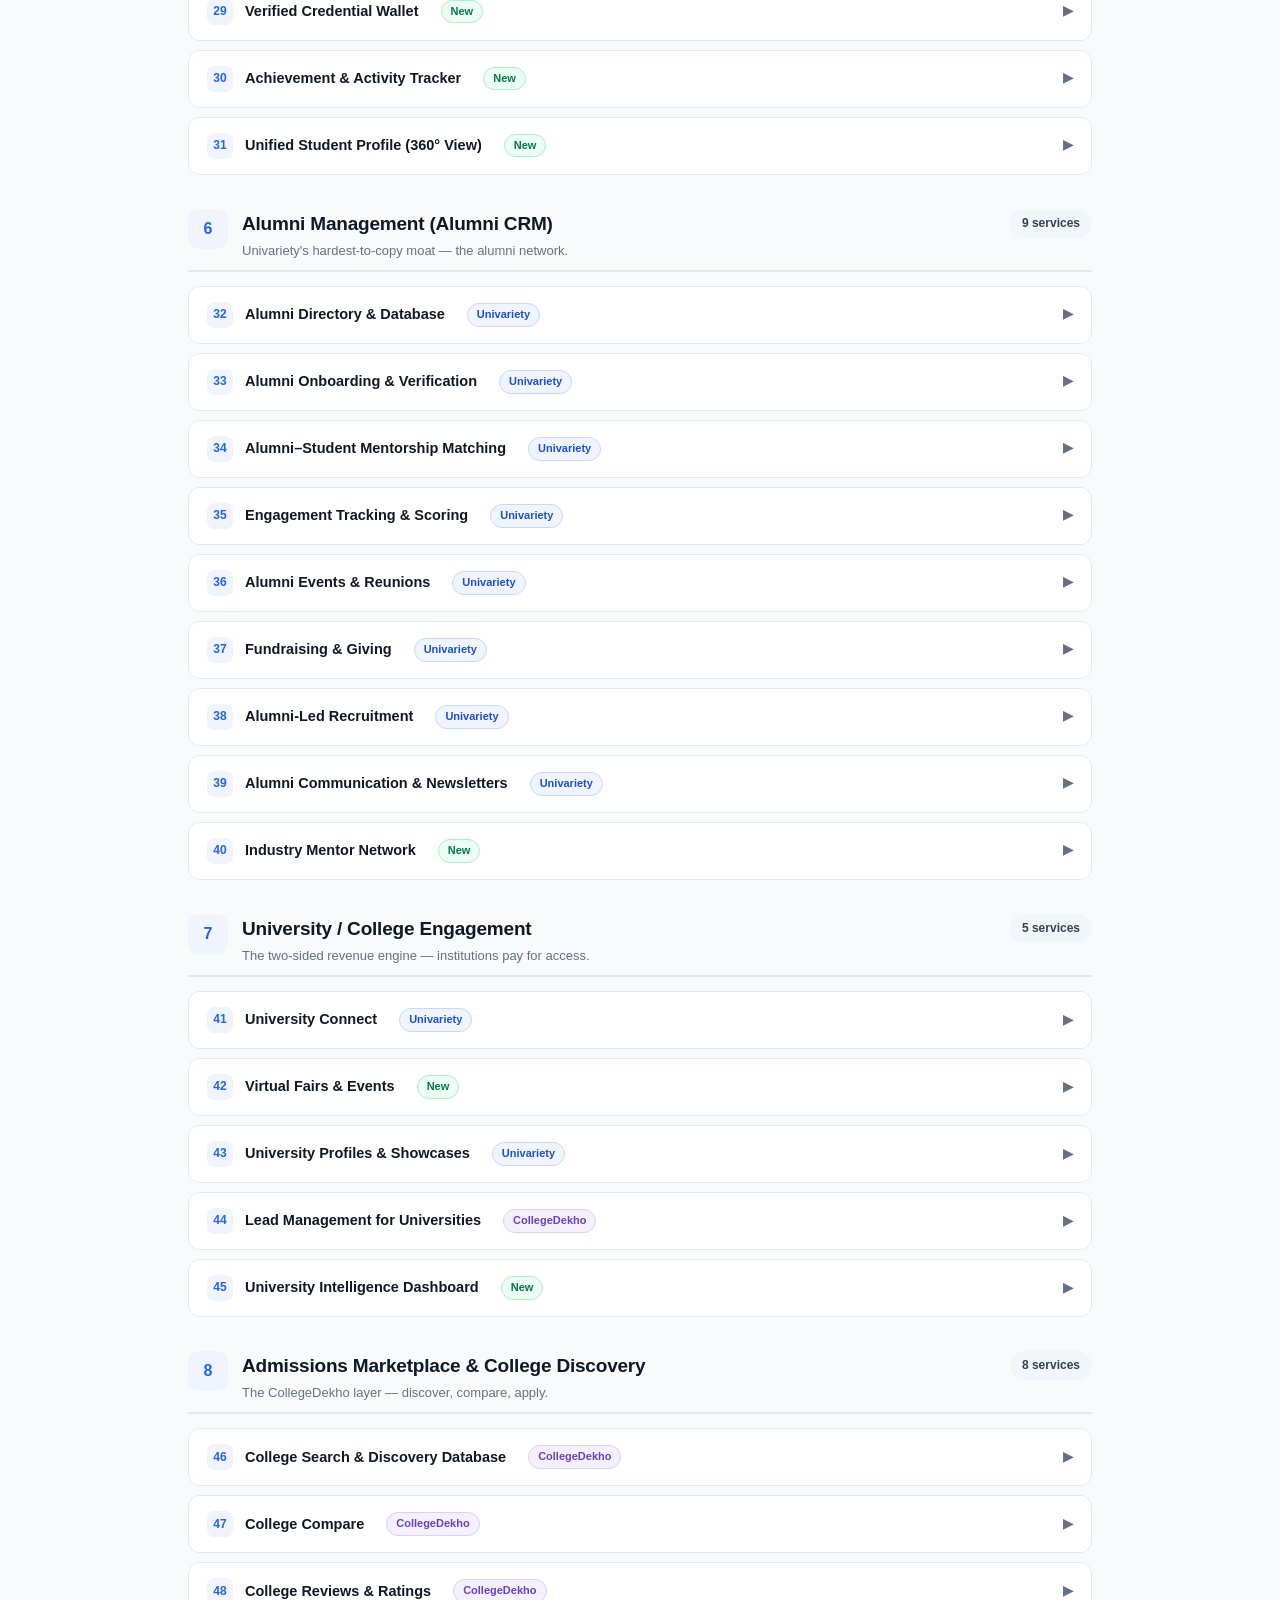
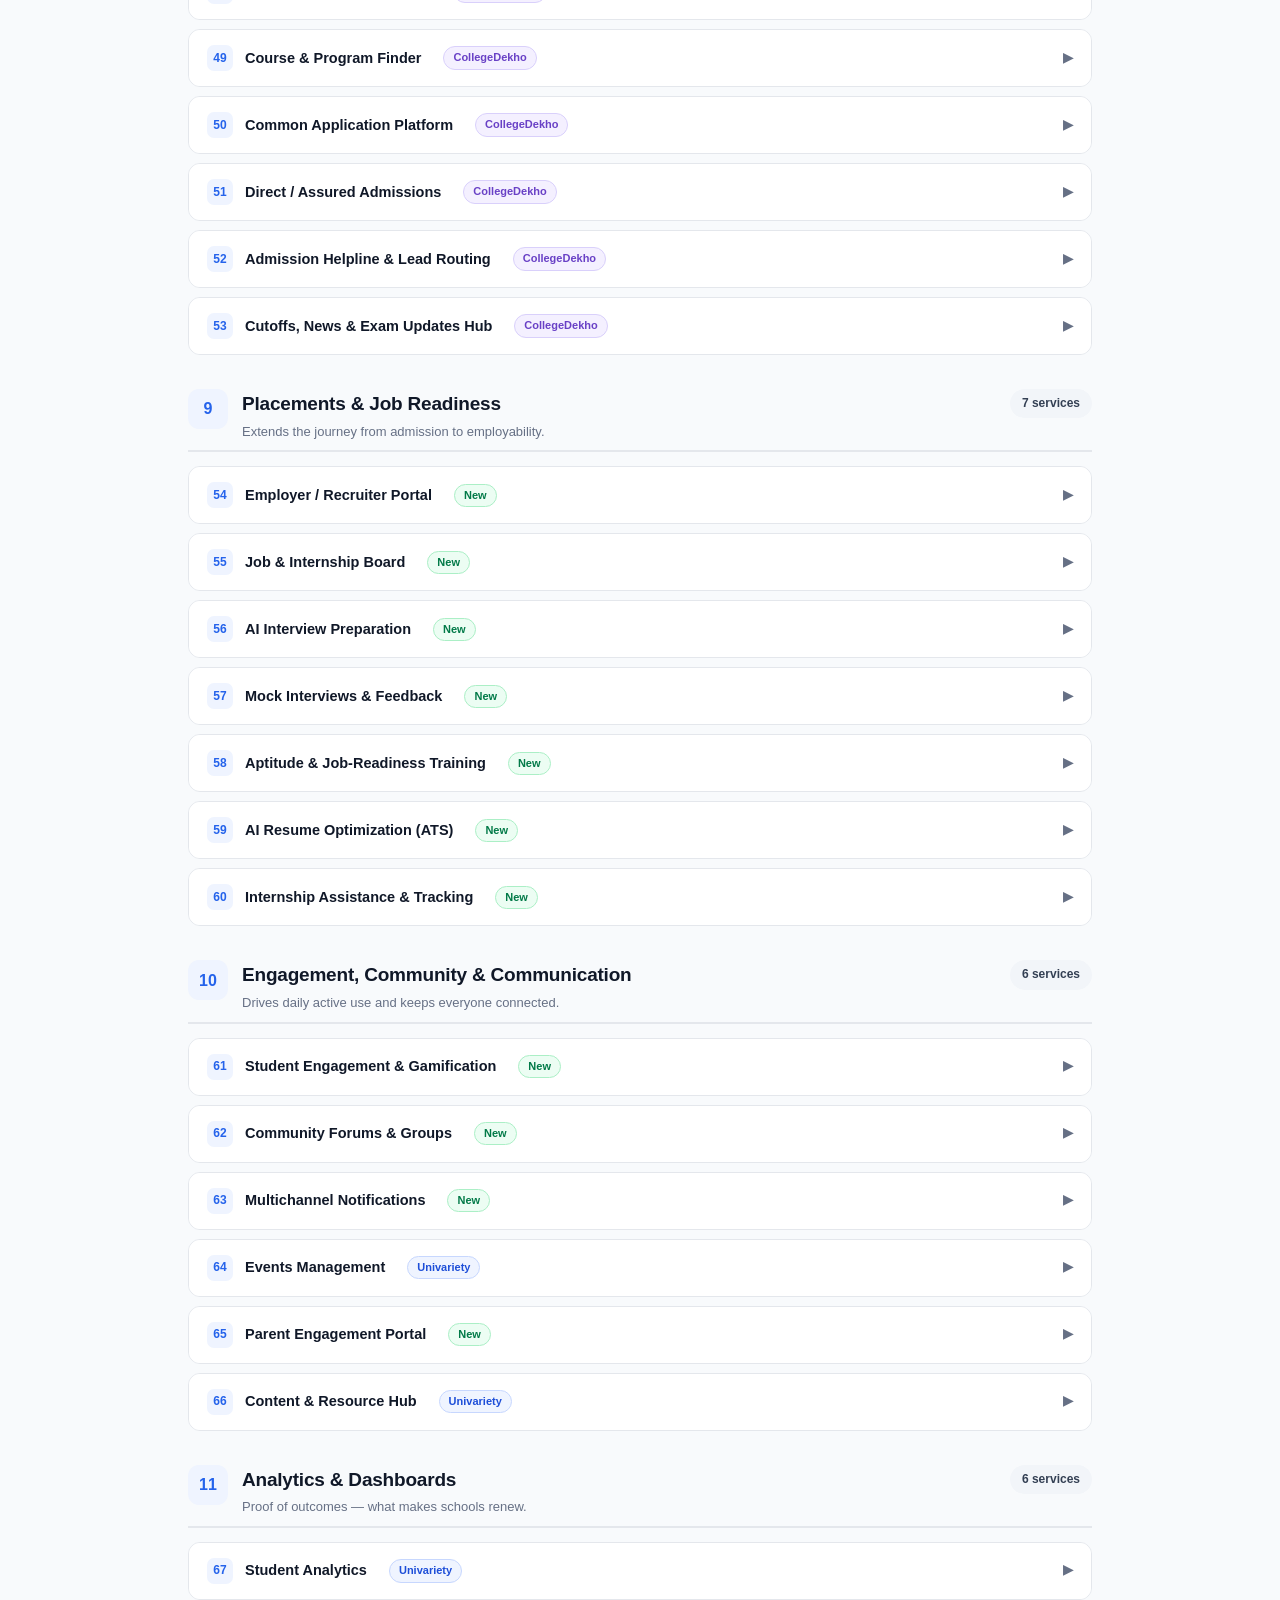
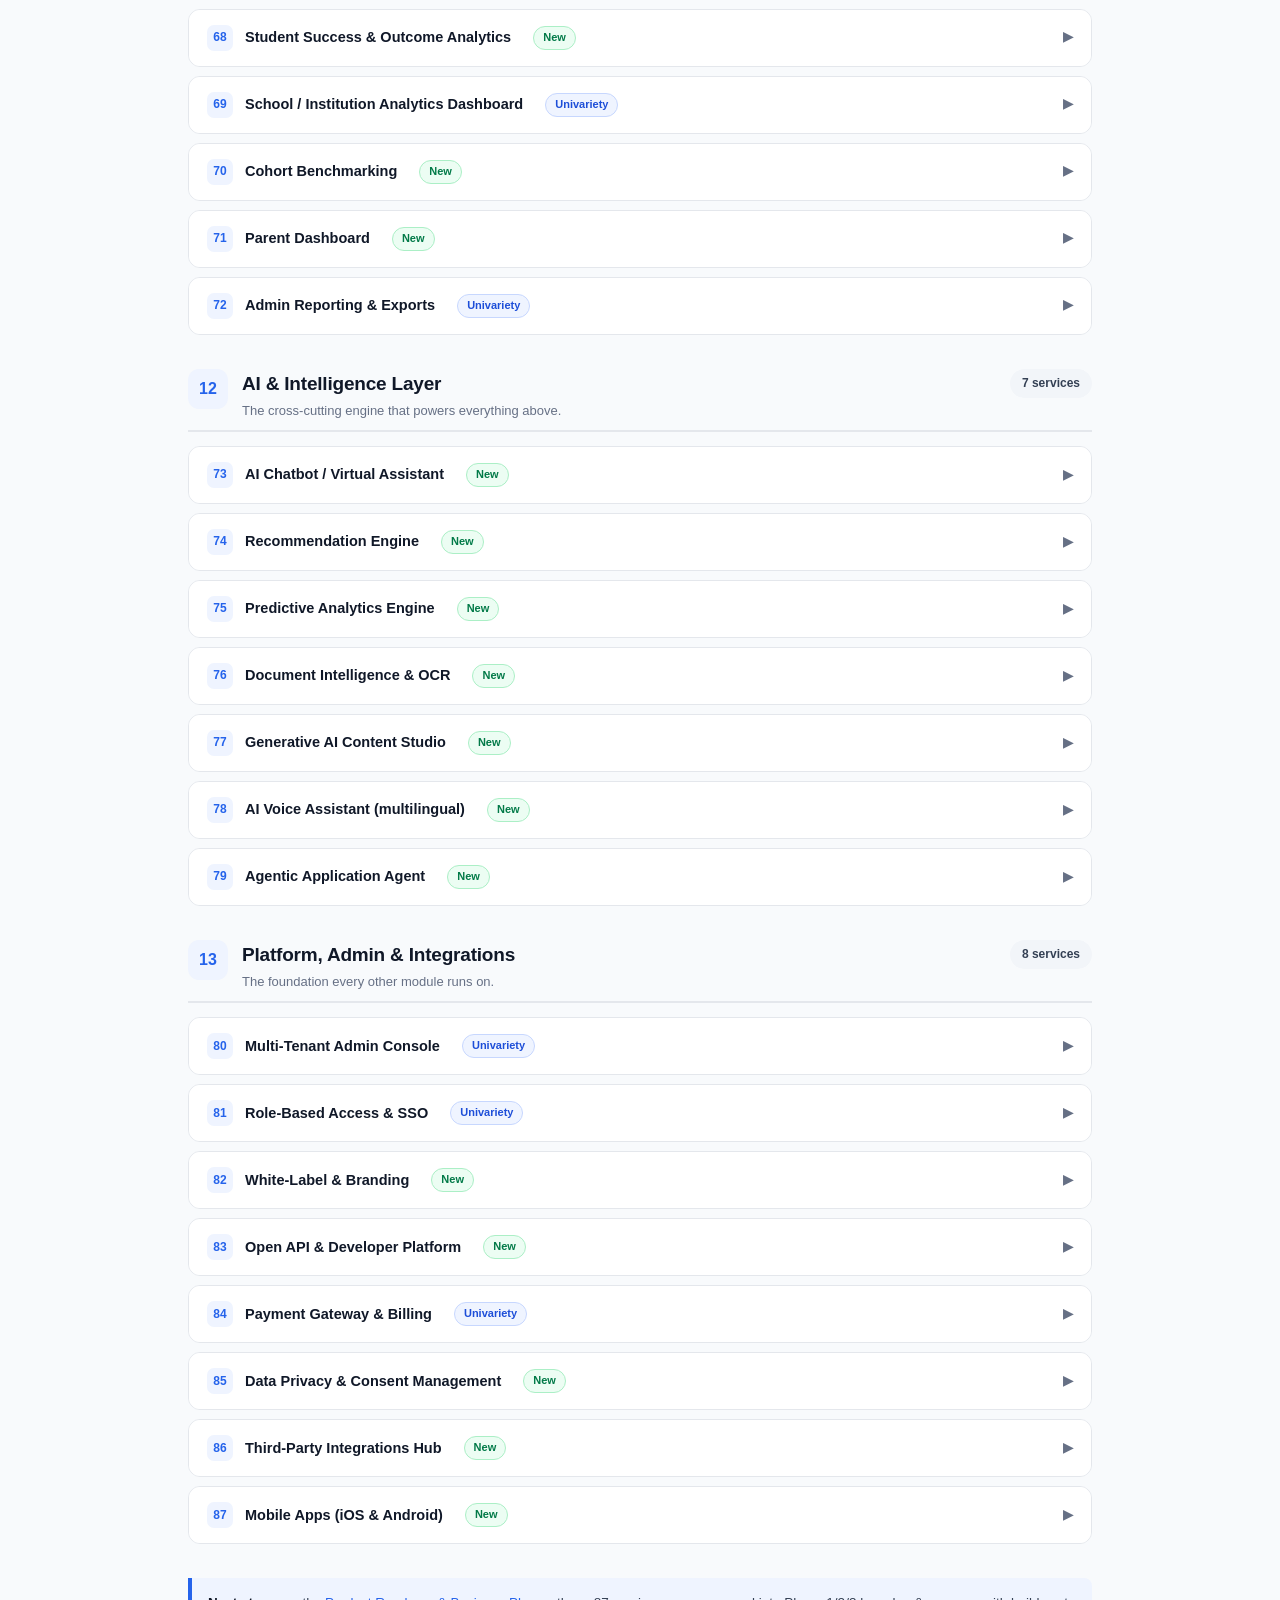
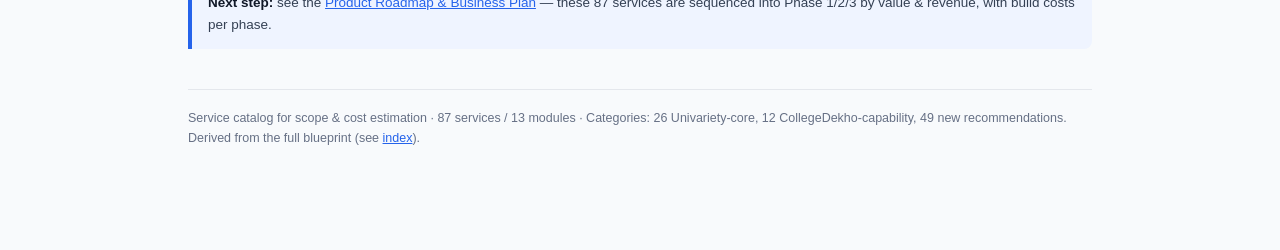
<file: services.html>
<!doctype html>
<html lang="en">
<head>
<meta charset="utf-8" />
<meta name="viewport" content="width=device-width, initial-scale=1" />
<title>Service Catalog — Career &amp; Admissions Platform</title>
<link rel="stylesheet" href="assets/styles.css" />
<style>
  /* page-specific styles for the standalone catalog */
  body { background: var(--bg-2); }
  .page-top {
    background: linear-gradient(135deg, #0f172a, #1e3a8a);
    color: #fff; padding: 40px 0 34px;
  }
  .page-top .wrap { padding-top: 0; padding-bottom: 0; }
  .page-top .kicker { color: #93c5fd; font-weight: 700; font-size: 12px; letter-spacing:.08em; text-transform: uppercase; }
  .page-top h1 { color: #fff; font-size: 30px; margin: 10px 0 8px; letter-spacing: -.5px; }
  .page-top p { color: #cbd5e1; max-width: 74ch; margin: 0; }
  .page-top .backlink { color: #93c5fd; text-decoration: none; font-size: 13px; }
  .page-top .backlink:hover { text-decoration: underline; }

  .catalog-stats { display: grid; grid-template-columns: repeat(4,1fr); gap: 12px; margin-top: 22px; }
  .cs { background: rgba(255,255,255,.08); border: 1px solid rgba(255,255,255,.14); border-radius: 12px; padding: 14px 16px; }
  .cs .v { font-size: 26px; font-weight: 800; letter-spacing: -.5px; color:#fff; }
  .cs .l { font-size: 12px; color: #cbd5e1; margin-top: 2px; }

  .badge.college { color:#6941c6; background:#f4f0ff; border-color:#d9d0fb; }
  .legend { display:flex; flex-wrap:wrap; gap:14px; align-items:center; margin: 20px 0 8px; font-size:13px; color:var(--muted); }
  .legend .li { display:flex; align-items:center; gap:6px; }

  .controls { display:flex; flex-wrap:wrap; gap:8px; align-items:center; margin: 8px 0 4px; }
  .btn { border:1px solid var(--line); background:#fff; border-radius:8px; padding:8px 14px; font:inherit; font-size:13px; font-weight:600; color:var(--ink-2); cursor:pointer; }
  .btn:hover { background: var(--bg-2); border-color:#c7d0dd; }
  .btn.primary { background: var(--accent); border-color: var(--accent); color:#fff; }
  .btn.primary:hover { background: var(--accent-dark); }

  .modnav { display:flex; flex-wrap:wrap; gap:8px; margin: 16px 0 8px; }
  .modnav a { text-decoration:none; font-size:12.5px; color:var(--ink-2); background:#fff; border:1px solid var(--line); border-radius:999px; padding:6px 12px; }
  .modnav a:hover { border-color: var(--accent); color: var(--accent); }

  .module { margin-top: 34px; scroll-margin-top: 16px; }
  .module-head { display:flex; align-items:flex-start; gap:14px; padding-bottom:8px; border-bottom:2px solid var(--line); margin-bottom:14px; }
  .module-head .mno { flex:none; width:40px; height:40px; border-radius:11px; background:var(--accent-soft); color:var(--accent); display:grid; place-items:center; font-weight:800; font-size:16px; }
  .module-head h2 { margin:0; font-size:19px; color:var(--ink); }
  .module-head .mdesc { font-size:13px; color:var(--muted); margin-top:2px; }
  .module-head .mcount { margin-left:auto; flex:none; font-size:12px; font-weight:700; color:var(--ink-2); background:var(--bg-3); border-radius:999px; padding:5px 12px; white-space:nowrap; }

  .badges { display:inline-flex; gap:6px; margin-left:10px; }
  .acc-head .name { color: var(--ink); }
  .acc-body .row .v { font-size:13.5px; }

  @media (max-width: 860px) {
    .catalog-stats { grid-template-columns: repeat(2,1fr); }
    .module-head .mcount { display:none; }
  }
</style>
</head>
<body>

<!-- ============ HERO ============ -->
<header class="page-top">
  <div class="wrap">
    <a class="backlink" href="index.html">← Back to full blueprint</a>
    <div class="kicker" style="margin-top:14px">Initial Deliverable · Service Catalog</div>
    <h1>Proposed Service Catalog</h1>
    <p>The complete, consolidated set of services for the platform — replicating <strong>Univariety</strong>, integrating <strong>CollegeDekho's</strong> admissions-marketplace capabilities, and adding new services that make the platform more valuable, scalable and competitive. This catalog is the foundation for defining project scope and estimating development cost.</p>

    <div class="catalog-stats">
      <div class="cs"><div class="v">87</div><div class="l">Total services</div></div>
      <div class="cs"><div class="v">13</div><div class="l">Modules</div></div>
      <div class="cs"><div class="v">26 + 12</div><div class="l">Univariety core + CollegeDekho capability</div></div>
      <div class="cs"><div class="v">49</div><div class="l">New recommended services</div></div>
    </div>
  </div>
</header>

<div class="wrap">

  <!-- legend + controls -->
  <div class="legend">
    <span class="li"><span class="badge tag">Univariety</span> replicates existing Univariety service</span>
    <span class="li"><span class="badge college">CollegeDekho</span> admissions-marketplace capability</span>
    <span class="li"><span class="badge new">New</span> new recommended addition</span>
  </div>

  <div class="controls">
    <button class="btn primary" id="expandAll">Expand all</button>
    <button class="btn" id="collapseAll">Collapse all</button>
    <span style="font-size:12.5px;color:var(--muted)">Click any service to see its purpose, need, benefits &amp; value.</span>
  </div>

  <!-- module quick-nav -->
  <nav class="modnav">
    <a href="#m1">1 · Career Discovery</a>
    <a href="#m2">2 · Counselling</a>
    <a href="#m3">3 · Admissions Guidance</a>
    <a href="#m4">4 · Applications &amp; Docs</a>
    <a href="#m5">5 · Student Profile</a>
    <a href="#m6">6 · Alumni CRM</a>
    <a href="#m7">7 · University Engagement</a>
    <a href="#m8">8 · Admissions Marketplace</a>
    <a href="#m9">9 · Placements &amp; Jobs</a>
    <a href="#m10">10 · Engagement &amp; Community</a>
    <a href="#m11">11 · Analytics</a>
    <a href="#m12">12 · AI Layer</a>
    <a href="#m13">13 · Platform &amp; Admin</a>
  </nav>

  <div class="callout note">This is a scope document, not the final quote. Each service is a scope line-item; the total cost will be sized against the modules you choose to include in Phase 1 vs later phases.</div>

  <!-- ==================================================== MODULE 1 -->
  <section class="module" id="m1">
    <div class="module-head"><div class="mno">1</div><div><h2>Career Discovery &amp; Assessment</h2><div class="mdesc">Self-discovery — the entry point of the student journey.</div></div><div class="mcount">7 services</div></div>

    <div class="acc"><button class="acc-head"><span class="num-badge">1</span> <span class="name">Psychometric Assessment Suite</span><span class="badges"><span class="badge tag">Univariety</span></span><span class="chev">▶</span></button>
      <div class="acc-body">
        <div class="row"><div class="k">Purpose</div><div class="v">Scientifically profile a student's aptitude, interest and personality via multiple validated tests.</div></div>
        <div class="row"><div class="k">Why needed</div><div class="v">It is the first step of Univariety's journey and the "scientific" hook that justifies the whole program to schools and parents.</div></div>
        <div class="row"><div class="k">Benefits</div><div class="v">Objective self-awareness for students; a defensible basis for counselling and recommendations.</div></div>
        <div class="row"><div class="k">Value added</div><div class="v">Feeds every downstream module (advisor, recommendations, roadmap) with structured signal.</div></div>
      </div>
    </div>

    <div class="acc"><button class="acc-head"><span class="num-badge">2</span> <span class="name">Aptitude Testing</span><span class="badges"><span class="badge tag">Univariety</span></span><span class="chev">▶</span></button>
      <div class="acc-body">
        <div class="row"><div class="k">Purpose</div><div class="v">Measure reasoning, numerical, verbal and spatial ability to match students to suitable fields.</div></div>
        <div class="row"><div class="k">Why needed</div><div class="v">Aptitude is a strong predictor of fit for streams and careers; parents specifically look for it.</div></div>
        <div class="row"><div class="k">Benefits</div><div class="v">Reduces wrong stream/course choices; supports realistic goal-setting.</div></div>
        <div class="row"><div class="k">Value added</div><div class="v">Strengthens the accuracy of the recommendation and predictive-analytics engines.</div></div>
      </div>
    </div>

    <div class="acc"><button class="acc-head"><span class="num-badge">3</span> <span class="name">Interest &amp; Personality Profiling</span><span class="badges"><span class="badge tag">Univariety</span></span><span class="chev">▶</span></button>
      <div class="acc-body">
        <div class="row"><div class="k">Purpose</div><div class="v">Capture interests, values and personality type to align careers with who the student is.</div></div>
        <div class="row"><div class="k">Why needed</div><div class="v">Aptitude alone misses motivation; interest/personality fit drives long-term satisfaction.</div></div>
        <div class="row"><div class="k">Benefits</div><div class="v">More holistic, human recommendations; better student engagement.</div></div>
        <div class="row"><div class="k">Value added</div><div class="v">Enables personalised, empathetic AI advisor responses.</div></div>
      </div>
    </div>

    <div class="acc"><button class="acc-head"><span class="num-badge">4</span> <span class="name">Skill Assessments</span><span class="badges"><span class="badge new">New</span></span><span class="chev">▶</span></button>
      <div class="acc-body">
        <div class="row"><div class="k">Purpose</div><div class="v">Test concrete skills (coding, communication, design, domain skills) beyond psychometrics.</div></div>
        <div class="row"><div class="k">Why needed</div><div class="v">Hiring and admissions are moving to skills-based evaluation; Univariety lacks this.</div></div>
        <div class="row"><div class="k">Benefits</div><div class="v">Shows real, demonstrable ability; guides upskilling.</div></div>
        <div class="row"><div class="k">Value added</div><div class="v">Bridges into job-readiness and placements modules — a new revenue surface.</div></div>
      </div>
    </div>

    <div class="acc"><button class="acc-head"><span class="num-badge">5</span> <span class="name">AI-Generated Career Report</span><span class="badges"><span class="badge new">New</span></span><span class="chev">▶</span></button>
      <div class="acc-body">
        <div class="row"><div class="k">Purpose</div><div class="v">Auto-compose a rich, plain-language report from assessments + live market data.</div></div>
        <div class="row"><div class="k">Why needed</div><div class="v">Static PDF reports are hard to read; AI turns data into a personalised narrative.</div></div>
        <div class="row"><div class="k">Benefits</div><div class="v">Instant, always-available, understandable guidance for students and parents.</div></div>
        <div class="row"><div class="k">Value added</div><div class="v">High-margin premium deliverable; a strong D2C lead magnet.</div></div>
      </div>
    </div>

    <div class="acc"><button class="acc-head"><span class="num-badge">6</span> <span class="name">Career Research Library &amp; Tools</span><span class="badges"><span class="badge tag">Univariety</span></span><span class="chev">▶</span></button>
      <div class="acc-body">
        <div class="row"><div class="k">Purpose</div><div class="v">Self-serve database of 500+ careers, courses and colleges with 20+ research tools.</div></div>
        <div class="row"><div class="k">Why needed</div><div class="v">Univariety's core exploration layer; lets students explore without a counsellor present.</div></div>
        <div class="row"><div class="k">Benefits</div><div class="v">Scales guidance; keeps students engaged between sessions.</div></div>
        <div class="row"><div class="k">Value added</div><div class="v">Content moat + data source for the AI advisor and search.</div></div>
      </div>
    </div>

    <div class="acc"><button class="acc-head"><span class="num-badge">7</span> <span class="name">Personalized Career Roadmap</span><span class="badges"><span class="badge new">New</span></span><span class="chev">▶</span></button>
      <div class="acc-body">
        <div class="row"><div class="k">Purpose</div><div class="v">A living term-by-term plan (subjects, exams, activities, deadlines) that adapts over time.</div></div>
        <div class="row"><div class="k">Why needed</div><div class="v">Students need a "what next" path, not a one-time report.</div></div>
        <div class="row"><div class="k">Benefits</div><div class="v">Turns guidance into ongoing action; drives daily engagement.</div></div>
        <div class="row"><div class="k">Value added</div><div class="v">Increases retention and stickiness; a key differentiator vs incumbents.</div></div>
      </div>
    </div>
  </section>

  <!-- ==================================================== MODULE 2 -->
  <section class="module" id="m2">
    <div class="module-head"><div class="mno">2</div><div><h2>Counselling &amp; Guidance</h2><div class="mdesc">Human + AI guidance that turns insight into decisions.</div></div><div class="mcount">7 services</div></div>

    <div class="acc"><button class="acc-head"><span class="num-badge">8</span> <span class="name">1:1 Career Counselling</span><span class="badges"><span class="badge tag">Univariety</span></span><span class="chev">▶</span></button>
      <div class="acc-body">
        <div class="row"><div class="k">Purpose</div><div class="v">Personalised sessions with certified counsellors, booked and tracked in-platform.</div></div>
        <div class="row"><div class="k">Why needed</div><div class="v">Human trust converts assessment into real decisions; Univariety's premium service.</div></div>
        <div class="row"><div class="k">Benefits</div><div class="v">High-value, high-trust guidance; strong parent perception.</div></div>
        <div class="row"><div class="k">Value added</div><div class="v">Premium revenue line; anchors the whole offering.</div></div>
      </div>
    </div>

    <div class="acc"><button class="acc-head"><span class="num-badge">9</span> <span class="name">Group &amp; Webinar Counselling</span><span class="badges"><span class="badge tag">Univariety</span></span><span class="chev">▶</span></button>
      <div class="acc-body">
        <div class="row"><div class="k">Purpose</div><div class="v">Scalable group sessions, workshops and webinars for cohorts of students/parents.</div></div>
        <div class="row"><div class="k">Why needed</div><div class="v">1:1 doesn't scale to a whole school; group formats cover the base efficiently.</div></div>
        <div class="row"><div class="k">Benefits</div><div class="v">Lower cost-per-student; broad reach at admission season.</div></div>
        <div class="row"><div class="k">Value added</div><div class="v">Improves service margins and school-wide activation.</div></div>
      </div>
    </div>

    <div class="acc"><button class="acc-head"><span class="num-badge">10</span> <span class="name">Video Counselling</span><span class="badges"><span class="badge new">New</span></span><span class="chev">▶</span></button>
      <div class="acc-body">
        <div class="row"><div class="k">Purpose</div><div class="v">Native video sessions with recording, transcripts and AI summaries.</div></div>
        <div class="row"><div class="k">Why needed</div><div class="v">Remote, higher-quality sessions; auto-notes free counsellors from admin.</div></div>
        <div class="row"><div class="k">Benefits</div><div class="v">Reach beyond geography; searchable session history.</div></div>
        <div class="row"><div class="k">Value added</div><div class="v">Data for co-pilot and outcome analytics.</div></div>
      </div>
    </div>

    <div class="acc"><button class="acc-head"><span class="num-badge">11</span> <span class="name">AI Career Advisor (24/7)</span><span class="badges"><span class="badge new">New</span></span><span class="chev">▶</span></button>
      <div class="acc-body">
        <div class="row"><div class="k">Purpose</div><div class="v">Always-on chat/voice advisor that knows the student's profile and answers "what next?".</div></div>
        <div class="row"><div class="k">Why needed</div><div class="v">Counsellors are scarce; students need answers instantly, any time.</div></div>
        <div class="row"><div class="k">Benefits</div><div class="v">Infinite scale, consistent guidance, always available.</div></div>
        <div class="row"><div class="k">Value added</div><div class="v">The platform's flagship differentiator; deflects routine queries from humans.</div></div>
      </div>
    </div>

    <div class="acc"><button class="acc-head"><span class="num-badge">12</span> <span class="name">Counsellor Co-Pilot</span><span class="badges"><span class="badge new">New</span></span><span class="chev">▶</span></button>
      <div class="acc-body">
        <div class="row"><div class="k">Purpose</div><div class="v">AI that pre-briefs counsellors, drafts summaries and tracks action items.</div></div>
        <div class="row"><div class="k">Why needed</div><div class="v">Counsellor productivity is the main services bottleneck.</div></div>
        <div class="row"><div class="k">Benefits</div><div class="v">One counsellor can serve up to ~10× more students.</div></div>
        <div class="row"><div class="k">Value added</div><div class="v">Directly improves service gross margins and scalability.</div></div>
      </div>
    </div>

    <div class="acc"><button class="acc-head"><span class="num-badge">13</span> <span class="name">Stream &amp; Subject Selection Guidance</span><span class="badges"><span class="badge tag">Univariety</span></span><span class="chev">▶</span></button>
      <div class="acc-body">
        <div class="row"><div class="k">Purpose</div><div class="v">Guide grade 9–10 students to the right stream and grade 11–12 subject combinations.</div></div>
        <div class="row"><div class="k">Why needed</div><div class="v">A critical, high-stakes decision point parents worry about most.</div></div>
        <div class="row"><div class="k">Benefits</div><div class="v">Prevents costly wrong choices; clear, timely direction.</div></div>
        <div class="row"><div class="k">Value added</div><div class="v">High perceived value that drives school adoption.</div></div>
      </div>
    </div>

    <div class="acc"><button class="acc-head"><span class="num-badge">14</span> <span class="name">Parent Counselling &amp; Guidance</span><span class="badges"><span class="badge new">New</span></span><span class="chev">▶</span></button>
      <div class="acc-body">
        <div class="row"><div class="k">Purpose</div><div class="v">Sessions and resources aimed at parents, who are the real decision-makers.</div></div>
        <div class="row"><div class="k">Why needed</div><div class="v">Parent buy-in drives both the student's decisions and school renewals.</div></div>
        <div class="row"><div class="k">Benefits</div><div class="v">Aligned families; higher satisfaction and trust.</div></div>
        <div class="row"><div class="k">Value added</div><div class="v">Strengthens the parent relationship — key to D2C upsell.</div></div>
      </div>
    </div>
  </section>

  <!-- ==================================================== MODULE 3 -->
  <section class="module" id="m3">
    <div class="module-head"><div class="mno">3</div><div><h2>College &amp; Admissions Guidance</h2><div class="mdesc">Advisory, AI-led help getting into the right college.</div></div><div class="mcount">8 services</div></div>

    <div class="acc"><button class="acc-head"><span class="num-badge">15</span> <span class="name">AI College Recommendation Engine</span><span class="badges"><span class="badge new">New</span></span><span class="chev">▶</span></button>
      <div class="acc-body">
        <div class="row"><div class="k">Purpose</div><div class="v">Rank best-fit colleges from profile, preferences and real outcome data.</div></div>
        <div class="row"><div class="k">Why needed</div><div class="v">Students face thousands of options with no reliable "fit" signal.</div></div>
        <div class="row"><div class="k">Benefits</div><div class="v">Faster, smarter, personalised shortlists.</div></div>
        <div class="row"><div class="k">Value added</div><div class="v">Powers the admissions marketplace and lead quality.</div></div>
      </div>
    </div>

    <div class="acc"><button class="acc-head"><span class="num-badge">16</span> <span class="name">Predictive Admission Analytics (College Predictor)</span><span class="badges"><span class="badge new">New</span></span><span class="chev">▶</span></button>
      <div class="acc-body">
        <div class="row"><div class="k">Purpose</div><div class="v">Estimate a student's realistic chance of admission at a given college/course.</div></div>
        <div class="row"><div class="k">Why needed</div><div class="v">Removes guesswork and anxiety; a proven CollegeDekho-style hook.</div></div>
        <div class="row"><div class="k">Benefits</div><div class="v">Realistic targets; balanced reach/safe lists.</div></div>
        <div class="row"><div class="k">Value added</div><div class="v">High-engagement tool that pulls organic traffic and leads.</div></div>
      </div>
    </div>

    <div class="acc"><button class="acc-head"><span class="num-badge">17</span> <span class="name">Application Tracking &amp; Shortlisting</span><span class="badges"><span class="badge tag">Univariety</span></span><span class="chev">▶</span></button>
      <div class="acc-body">
        <div class="row"><div class="k">Purpose</div><div class="v">Track shortlists, deadlines, tasks and status across all applications.</div></div>
        <div class="row"><div class="k">Why needed</div><div class="v">Applications are complex and easy to fumble; missed deadlines are costly.</div></div>
        <div class="row"><div class="k">Benefits</div><div class="v">Nothing slips; clear visibility for students, parents and counsellors.</div></div>
        <div class="row"><div class="k">Value added</div><div class="v">Foundation for the agentic application agent.</div></div>
      </div>
    </div>

    <div class="acc"><button class="acc-head"><span class="num-badge">18</span> <span class="name">International Admissions &amp; Study Abroad</span><span class="badges"><span class="badge college">CollegeDekho</span></span><span class="chev">▶</span></button>
      <div class="acc-body">
        <div class="row"><div class="k">Purpose</div><div class="v">Country/university workflows, tests, essays and timelines for studying abroad.</div></div>
        <div class="row"><div class="k">Why needed</div><div class="v">Fast-growing, high-value demand that Univariety only lightly serves.</div></div>
        <div class="row"><div class="k">Benefits</div><div class="v">Access to a premium, high-ARPU student segment.</div></div>
        <div class="row"><div class="k">Value added</div><div class="v">Opens international revenue and partner commissions.</div></div>
      </div>
    </div>

    <div class="acc"><button class="acc-head"><span class="num-badge">19</span> <span class="name">Scholarship Recommendation Engine</span><span class="badges"><span class="badge new">New</span></span><span class="chev">▶</span></button>
      <div class="acc-body">
        <div class="row"><div class="k">Purpose</div><div class="v">Match students to scholarships by eligibility, with deadline alerts.</div></div>
        <div class="row"><div class="k">Why needed</div><div class="v">Scholarship info is fragmented; families miss funding they qualify for.</div></div>
        <div class="row"><div class="k">Benefits</div><div class="v">Real financial impact; strong goodwill and engagement.</div></div>
        <div class="row"><div class="k">Value added</div><div class="v">Differentiator + potential partner/commission revenue.</div></div>
      </div>
    </div>

    <div class="acc"><button class="acc-head"><span class="num-badge">20</span> <span class="name">Education Loan Assistance</span><span class="badges"><span class="badge college">CollegeDekho</span></span><span class="chev">▶</span></button>
      <div class="acc-body">
        <div class="row"><div class="k">Purpose</div><div class="v">Help families discover, compare and apply for education loans.</div></div>
        <div class="row"><div class="k">Why needed</div><div class="v">Financing is a major admission blocker; a CollegeDekho monetisation channel.</div></div>
        <div class="row"><div class="k">Benefits</div><div class="v">Removes an affordability barrier to enrolment.</div></div>
        <div class="row"><div class="k">Value added</div><div class="v">Lender partnerships create commission revenue.</div></div>
      </div>
    </div>

    <div class="acc"><button class="acc-head"><span class="num-badge">21</span> <span class="name">Visa &amp; Pre-Departure Guidance</span><span class="badges"><span class="badge new">New</span></span><span class="chev">▶</span></button>
      <div class="acc-body">
        <div class="row"><div class="k">Purpose</div><div class="v">Guide study-abroad students through visas, documentation and pre-departure prep.</div></div>
        <div class="row"><div class="k">Why needed</div><div class="v">Completes the international journey end-to-end.</div></div>
        <div class="row"><div class="k">Benefits</div><div class="v">Higher conversion and satisfaction for abroad-bound students.</div></div>
        <div class="row"><div class="k">Value added</div><div class="v">Deepens the premium international offering.</div></div>
      </div>
    </div>

    <div class="acc"><button class="acc-head"><span class="num-badge">22</span> <span class="name">Entrance Exam Guidance &amp; Prep Hub</span><span class="badges"><span class="badge college">CollegeDekho</span></span><span class="chev">▶</span></button>
      <div class="acc-body">
        <div class="row"><div class="k">Purpose</div><div class="v">Info, timelines and prep resources for entrance exams (JEE, NEET, CUET, SAT, etc.).</div></div>
        <div class="row"><div class="k">Why needed</div><div class="v">Exams gate admissions; a core CollegeDekho traffic and utility area.</div></div>
        <div class="row"><div class="k">Benefits</div><div class="v">Central place for exam planning; drives repeat visits.</div></div>
        <div class="row"><div class="k">Value added</div><div class="v">Test-prep partnerships and cross-sell opportunities.</div></div>
      </div>
    </div>
  </section>

  <!-- ==================================================== MODULE 4 -->
  <section class="module" id="m4">
    <div class="module-head"><div class="mno">4</div><div><h2>Application &amp; Document Management</h2><div class="mdesc">Everything needed to actually apply — built and stored.</div></div><div class="mcount">5 services</div></div>

    <div class="acc"><button class="acc-head"><span class="num-badge">23</span> <span class="name">Resume / CV Builder</span><span class="badges"><span class="badge new">New</span></span><span class="chev">▶</span></button>
      <div class="acc-body">
        <div class="row"><div class="k">Purpose</div><div class="v">Guided builder for professional resumes/CVs with templates.</div></div>
        <div class="row"><div class="k">Why needed</div><div class="v">Students need application-ready documents; Univariety lacks this.</div></div>
        <div class="row"><div class="k">Benefits</div><div class="v">Faster, better applications; boosts confidence.</div></div>
        <div class="row"><div class="k">Value added</div><div class="v">Bridges into job-readiness and placements.</div></div>
      </div>
    </div>

    <div class="acc"><button class="acc-head"><span class="num-badge">24</span> <span class="name">SOP &amp; Essay Builder</span><span class="badges"><span class="badge new">New</span></span><span class="chev">▶</span></button>
      <div class="acc-body">
        <div class="row"><div class="k">Purpose</div><div class="v">AI-assisted drafting of statements of purpose and application essays.</div></div>
        <div class="row"><div class="k">Why needed</div><div class="v">Essays make or break admissions, especially abroad.</div></div>
        <div class="row"><div class="k">Benefits</div><div class="v">Stronger applications; less stress.</div></div>
        <div class="row"><div class="k">Value added</div><div class="v">Premium AI feature with authenticity safeguards.</div></div>
      </div>
    </div>

    <div class="acc"><button class="acc-head"><span class="num-badge">25</span> <span class="name">Document Vault &amp; Management</span><span class="badges"><span class="badge new">New</span></span><span class="chev">▶</span></button>
      <div class="acc-body">
        <div class="row"><div class="k">Purpose</div><div class="v">Secure storage for marksheets, certificates, IDs and application documents.</div></div>
        <div class="row"><div class="k">Why needed</div><div class="v">Documents are scattered and repeatedly re-requested during applications.</div></div>
        <div class="row"><div class="k">Benefits</div><div class="v">One secure place; easy reuse and sharing.</div></div>
        <div class="row"><div class="k">Value added</div><div class="v">Foundation for verified portfolios and autofill.</div></div>
      </div>
    </div>

    <div class="acc"><button class="acc-head"><span class="num-badge">26</span> <span class="name">Transcript / Marksheet OCR &amp; Verification</span><span class="badges"><span class="badge new">New</span></span><span class="chev">▶</span></button>
      <div class="acc-body">
        <div class="row"><div class="k">Purpose</div><div class="v">Extract structured data from scanned academic documents and verify them.</div></div>
        <div class="row"><div class="k">Why needed</div><div class="v">Manual data entry is slow and error-prone; verification builds trust.</div></div>
        <div class="row"><div class="k">Benefits</div><div class="v">Instant profile population; credible records.</div></div>
        <div class="row"><div class="k">Value added</div><div class="v">Enables autofill and trustworthy analytics.</div></div>
      </div>
    </div>

    <div class="acc"><button class="acc-head"><span class="num-badge">27</span> <span class="name">Recommendation Letter (LOR) Management</span><span class="badges"><span class="badge new">New</span></span><span class="chev">▶</span></button>
      <div class="acc-body">
        <div class="row"><div class="k">Purpose</div><div class="v">Request, track and manage letters of recommendation from teachers/mentors.</div></div>
        <div class="row"><div class="k">Why needed</div><div class="v">LORs are a fiddly, deadline-sensitive part of applications.</div></div>
        <div class="row"><div class="k">Benefits</div><div class="v">Nothing missed; smooth process for recommenders.</div></div>
        <div class="row"><div class="k">Value added</div><div class="v">Completes the end-to-end application workflow.</div></div>
      </div>
    </div>
  </section>

  <!-- ==================================================== MODULE 5 -->
  <section class="module" id="m5">
    <div class="module-head"><div class="mno">5</div><div><h2>Student Digital Profile &amp; Portfolio</h2><div class="mdesc">A verified, portable record of who the student is.</div></div><div class="mcount">4 services</div></div>

    <div class="acc"><button class="acc-head"><span class="num-badge">28</span> <span class="name">Student Digital Portfolio</span><span class="badges"><span class="badge new">New</span></span><span class="chev">▶</span></button>
      <div class="acc-body">
        <div class="row"><div class="k">Purpose</div><div class="v">A showcase of projects, activities and achievements, shareable with colleges/employers.</div></div>
        <div class="row"><div class="k">Why needed</div><div class="v">Holistic admissions and hiring value more than marks.</div></div>
        <div class="row"><div class="k">Benefits</div><div class="v">Students stand out; evidence beyond grades.</div></div>
        <div class="row"><div class="k">Value added</div><div class="v">Increases lifetime engagement and portability.</div></div>
      </div>
    </div>

    <div class="acc"><button class="acc-head"><span class="num-badge">29</span> <span class="name">Verified Credential Wallet</span><span class="badges"><span class="badge new">New</span></span><span class="chev">▶</span></button>
      <div class="acc-body">
        <div class="row"><div class="k">Purpose</div><div class="v">Store tamper-proof, verified certificates and credentials.</div></div>
        <div class="row"><div class="k">Why needed</div><div class="v">Credential fraud is common; verification adds trust and value.</div></div>
        <div class="row"><div class="k">Benefits</div><div class="v">Trusted, one-click sharing of achievements.</div></div>
        <div class="row"><div class="k">Value added</div><div class="v">Verification fees + trust differentiator.</div></div>
      </div>
    </div>

    <div class="acc"><button class="acc-head"><span class="num-badge">30</span> <span class="name">Achievement &amp; Activity Tracker</span><span class="badges"><span class="badge new">New</span></span><span class="chev">▶</span></button>
      <div class="acc-body">
        <div class="row"><div class="k">Purpose</div><div class="v">Continuously log competitions, activities, projects and milestones.</div></div>
        <div class="row"><div class="k">Why needed</div><div class="v">Achievements are forgotten by application time.</div></div>
        <div class="row"><div class="k">Benefits</div><div class="v">A ready record when it matters; motivating progress view.</div></div>
        <div class="row"><div class="k">Value added</div><div class="v">Feeds portfolio, roadmap and analytics.</div></div>
      </div>
    </div>

    <div class="acc"><button class="acc-head"><span class="num-badge">31</span> <span class="name">Unified Student Profile (360° View)</span><span class="badges"><span class="badge new">New</span></span><span class="chev">▶</span></button>
      <div class="acc-body">
        <div class="row"><div class="k">Purpose</div><div class="v">A single record uniting assessments, activities, applications and outcomes.</div></div>
        <div class="row"><div class="k">Why needed</div><div class="v">Data is siloed across modules; one view powers everything.</div></div>
        <div class="row"><div class="k">Benefits</div><div class="v">Coherent guidance; no repeated data entry.</div></div>
        <div class="row"><div class="k">Value added</div><div class="v">The data backbone for all AI features.</div></div>
      </div>
    </div>
  </section>

  <!-- ==================================================== MODULE 6 -->
  <section class="module" id="m6">
    <div class="module-head"><div class="mno">6</div><div><h2>Alumni Management (Alumni CRM)</h2><div class="mdesc">Univariety's hardest-to-copy moat — the alumni network.</div></div><div class="mcount">9 services</div></div>

    <div class="acc"><button class="acc-head"><span class="num-badge">32</span> <span class="name">Alumni Directory &amp; Database</span><span class="badges"><span class="badge tag">Univariety</span></span><span class="chev">▶</span></button>
      <div class="acc-body">
        <div class="row"><div class="k">Purpose</div><div class="v">Central, searchable database of an institution's alumni.</div></div>
        <div class="row"><div class="k">Why needed</div><div class="v">Schools otherwise lose contact with alumni entirely.</div></div>
        <div class="row"><div class="k">Benefits</div><div class="v">Reactivates a dormant, valuable network.</div></div>
        <div class="row"><div class="k">Value added</div><div class="v">The institutional asset that anchors recurring value.</div></div>
      </div>
    </div>

    <div class="acc"><button class="acc-head"><span class="num-badge">33</span> <span class="name">Alumni Onboarding &amp; Verification</span><span class="badges"><span class="badge tag">Univariety</span></span><span class="chev">▶</span></button>
      <div class="acc-body">
        <div class="row"><div class="k">Purpose</div><div class="v">Invite, register and verify alumni into the platform.</div></div>
        <div class="row"><div class="k">Why needed</div><div class="v">A trusted, real network requires verified members.</div></div>
        <div class="row"><div class="k">Benefits</div><div class="v">Clean, credible data; safe interactions.</div></div>
        <div class="row"><div class="k">Value added</div><div class="v">Quality base for mentorship and giving.</div></div>
      </div>
    </div>

    <div class="acc"><button class="acc-head"><span class="num-badge">34</span> <span class="name">Alumni–Student Mentorship Matching</span><span class="badges"><span class="badge tag">Univariety</span></span><span class="chev">▶</span></button>
      <div class="acc-body">
        <div class="row"><div class="k">Purpose</div><div class="v">Intelligently match students to alumni mentors by interest, course and career.</div></div>
        <div class="row"><div class="k">Why needed</div><div class="v">Alumni advice is Univariety's unique, defensible differentiator.</div></div>
        <div class="row"><div class="k">Benefits</div><div class="v">Real-world guidance from those who walked the path.</div></div>
        <div class="row"><div class="k">Value added</div><div class="v">The moat — hard for pure test vendors to replicate.</div></div>
      </div>
    </div>

    <div class="acc"><button class="acc-head"><span class="num-badge">35</span> <span class="name">Engagement Tracking &amp; Scoring</span><span class="badges"><span class="badge tag">Univariety</span></span><span class="chev">▶</span></button>
      <div class="acc-body">
        <div class="row"><div class="k">Purpose</div><div class="v">Measure how actively each alumnus engages across the platform.</div></div>
        <div class="row"><div class="k">Why needed</div><div class="v">Institutions need to know who's active and reachable.</div></div>
        <div class="row"><div class="k">Benefits</div><div class="v">Targeted outreach; healthier network.</div></div>
        <div class="row"><div class="k">Value added</div><div class="v">Signals for giving-propensity and mentorship supply.</div></div>
      </div>
    </div>

    <div class="acc"><button class="acc-head"><span class="num-badge">36</span> <span class="name">Alumni Events &amp; Reunions</span><span class="badges"><span class="badge tag">Univariety</span></span><span class="chev">▶</span></button>
      <div class="acc-body">
        <div class="row"><div class="k">Purpose</div><div class="v">Plan, register and run online/offline alumni events and reunions.</div></div>
        <div class="row"><div class="k">Why needed</div><div class="v">Events are the main driver of alumni re-engagement.</div></div>
        <div class="row"><div class="k">Benefits</div><div class="v">Stronger community; more participation.</div></div>
        <div class="row"><div class="k">Value added</div><div class="v">Boosts stickiness and fundraising outcomes.</div></div>
      </div>
    </div>

    <div class="acc"><button class="acc-head"><span class="num-badge">37</span> <span class="name">Fundraising &amp; Giving</span><span class="badges"><span class="badge tag">Univariety</span></span><span class="chev">▶</span></button>
      <div class="acc-body">
        <div class="row"><div class="k">Purpose</div><div class="v">Run donation drives and recurring-giving campaigns with impact reporting.</div></div>
        <div class="row"><div class="k">Why needed</div><div class="v">Monetises the alumni base directly for the institution.</div></div>
        <div class="row"><div class="k">Benefits</div><div class="v">New revenue for schools; clear ROI story.</div></div>
        <div class="row"><div class="k">Value added</div><div class="v">Strengthens the school's reason to renew.</div></div>
      </div>
    </div>

    <div class="acc"><button class="acc-head"><span class="num-badge">38</span> <span class="name">Alumni-Led Recruitment</span><span class="badges"><span class="badge tag">Univariety</span></span><span class="chev">▶</span></button>
      <div class="acc-body">
        <div class="row"><div class="k">Purpose</div><div class="v">Let alumni post jobs/internships and refer current students.</div></div>
        <div class="row"><div class="k">Why needed</div><div class="v">Alumni are a natural, trusted hiring channel.</div></div>
        <div class="row"><div class="k">Benefits</div><div class="v">Real opportunities for students; engaged alumni.</div></div>
        <div class="row"><div class="k">Value added</div><div class="v">Links alumni CRM to the placements module.</div></div>
      </div>
    </div>

    <div class="acc"><button class="acc-head"><span class="num-badge">39</span> <span class="name">Alumni Communication &amp; Newsletters</span><span class="badges"><span class="badge tag">Univariety</span></span><span class="chev">▶</span></button>
      <div class="acc-body">
        <div class="row"><div class="k">Purpose</div><div class="v">Email campaigns, newsletters and announcements to the alumni base.</div></div>
        <div class="row"><div class="k">Why needed</div><div class="v">Consistent communication keeps the network warm.</div></div>
        <div class="row"><div class="k">Benefits</div><div class="v">Sustained engagement; better event/giving turnout.</div></div>
        <div class="row"><div class="k">Value added</div><div class="v">AI-drafted content lowers institutional effort.</div></div>
      </div>
    </div>

    <div class="acc"><button class="acc-head"><span class="num-badge">40</span> <span class="name">Industry Mentor Network</span><span class="badges"><span class="badge new">New</span></span><span class="chev">▶</span></button>
      <div class="acc-body">
        <div class="row"><div class="k">Purpose</div><div class="v">Extend mentorship beyond alumni to verified industry professionals.</div></div>
        <div class="row"><div class="k">Why needed</div><div class="v">Some students need niche expertise no alumnus offers.</div></div>
        <div class="row"><div class="k">Benefits</div><div class="v">Broader, richer mentorship coverage.</div></div>
        <div class="row"><div class="k">Value added</div><div class="v">Cross-institution network effect and premium access.</div></div>
      </div>
    </div>
  </section>

  <!-- ==================================================== MODULE 7 -->
  <section class="module" id="m7">
    <div class="module-head"><div class="mno">7</div><div><h2>University / College Engagement</h2><div class="mdesc">The two-sided revenue engine — institutions pay for access.</div></div><div class="mcount">5 services</div></div>

    <div class="acc"><button class="acc-head"><span class="num-badge">41</span> <span class="name">University Connect</span><span class="badges"><span class="badge tag">Univariety</span></span><span class="chev">▶</span></button>
      <div class="acc-body">
        <div class="row"><div class="k">Purpose</div><div class="v">Connect students directly with universities, their profiles and events.</div></div>
        <div class="row"><div class="k">Why needed</div><div class="v">Two-sided value: students get access, universities get qualified interest.</div></div>
        <div class="row"><div class="k">Benefits</div><div class="v">Exposure students couldn't get alone.</div></div>
        <div class="row"><div class="k">Value added</div><div class="v">Creates a second, university-funded revenue side.</div></div>
      </div>
    </div>

    <div class="acc"><button class="acc-head"><span class="num-badge">42</span> <span class="name">Virtual Fairs &amp; Events</span><span class="badges"><span class="badge new">New</span></span><span class="chev">▶</span></button>
      <div class="acc-body">
        <div class="row"><div class="k">Purpose</div><div class="v">Host online college/career fairs with booths, sessions and chat.</div></div>
        <div class="row"><div class="k">Why needed</div><div class="v">Scales university exposure beyond physical events.</div></div>
        <div class="row"><div class="k">Benefits</div><div class="v">Wider reach; measurable engagement.</div></div>
        <div class="row"><div class="k">Value added</div><div class="v">Sponsorship and lead-generation revenue.</div></div>
      </div>
    </div>

    <div class="acc"><button class="acc-head"><span class="num-badge">43</span> <span class="name">University Profiles &amp; Showcases</span><span class="badges"><span class="badge tag">Univariety</span></span><span class="chev">▶</span></button>
      <div class="acc-body">
        <div class="row"><div class="k">Purpose</div><div class="v">Rich, branded university pages with courses, outcomes and media.</div></div>
        <div class="row"><div class="k">Why needed</div><div class="v">Students need trustworthy, comparable information.</div></div>
        <div class="row"><div class="k">Benefits</div><div class="v">Better-informed decisions; branding for universities.</div></div>
        <div class="row"><div class="k">Value added</div><div class="v">Premium/featured placements as a revenue line.</div></div>
      </div>
    </div>

    <div class="acc"><button class="acc-head"><span class="num-badge">44</span> <span class="name">Lead Management for Universities</span><span class="badges"><span class="badge college">CollegeDekho</span></span><span class="chev">▶</span></button>
      <div class="acc-body">
        <div class="row"><div class="k">Purpose</div><div class="v">Capture, qualify and route student interest as leads to universities.</div></div>
        <div class="row"><div class="k">Why needed</div><div class="v">Lead-gen is CollegeDekho's core monetisation model.</div></div>
        <div class="row"><div class="k">Benefits</div><div class="v">Direct, measurable ROI for universities.</div></div>
        <div class="row"><div class="k">Value added</div><div class="v">High-margin, scalable revenue on admissions intent.</div></div>
      </div>
    </div>

    <div class="acc"><button class="acc-head"><span class="num-badge">45</span> <span class="name">University Intelligence Dashboard</span><span class="badges"><span class="badge new">New</span></span><span class="chev">▶</span></button>
      <div class="acc-body">
        <div class="row"><div class="k">Purpose</div><div class="v">Analytics for universities: funnel, demand signals and brand performance.</div></div>
        <div class="row"><div class="k">Why needed</div><div class="v">Universities want proof and insight, not just leads.</div></div>
        <div class="row"><div class="k">Benefits</div><div class="v">Transparent value; better retention of university clients.</div></div>
        <div class="row"><div class="k">Value added</div><div class="v">A premium subscription tier for institutions.</div></div>
      </div>
    </div>
  </section>

  <!-- ==================================================== MODULE 8 -->
  <section class="module" id="m8">
    <div class="module-head"><div class="mno">8</div><div><h2>Admissions Marketplace &amp; College Discovery</h2><div class="mdesc">The CollegeDekho layer — discover, compare, apply.</div></div><div class="mcount">8 services</div></div>

    <div class="acc"><button class="acc-head"><span class="num-badge">46</span> <span class="name">College Search &amp; Discovery Database</span><span class="badges"><span class="badge college">CollegeDekho</span></span><span class="chev">▶</span></button>
      <div class="acc-body">
        <div class="row"><div class="k">Purpose</div><div class="v">Comprehensive, filterable database of colleges, courses and fees.</div></div>
        <div class="row"><div class="k">Why needed</div><div class="v">The top-of-funnel utility that draws students in (CollegeDekho's core).</div></div>
        <div class="row"><div class="k">Benefits</div><div class="v">One trusted place to find and filter options.</div></div>
        <div class="row"><div class="k">Value added</div><div class="v">Massive organic traffic that feeds every revenue line.</div></div>
      </div>
    </div>

    <div class="acc"><button class="acc-head"><span class="num-badge">47</span> <span class="name">College Compare</span><span class="badges"><span class="badge college">CollegeDekho</span></span><span class="chev">▶</span></button>
      <div class="acc-body">
        <div class="row"><div class="k">Purpose</div><div class="v">Side-by-side comparison of colleges on fees, placements, rankings and more.</div></div>
        <div class="row"><div class="k">Why needed</div><div class="v">Decision-making requires apples-to-apples comparison.</div></div>
        <div class="row"><div class="k">Benefits</div><div class="v">Confident, faster choices.</div></div>
        <div class="row"><div class="k">Value added</div><div class="v">High-intent engagement that converts to leads.</div></div>
      </div>
    </div>

    <div class="acc"><button class="acc-head"><span class="num-badge">48</span> <span class="name">College Reviews &amp; Ratings</span><span class="badges"><span class="badge college">CollegeDekho</span></span><span class="chev">▶</span></button>
      <div class="acc-body">
        <div class="row"><div class="k">Purpose</div><div class="v">Authentic student/alumni reviews and ratings of colleges.</div></div>
        <div class="row"><div class="k">Why needed</div><div class="v">Social proof is decisive and builds SEO/traffic.</div></div>
        <div class="row"><div class="k">Benefits</div><div class="v">Trustworthy, real-world perspective.</div></div>
        <div class="row"><div class="k">Value added</div><div class="v">User-generated content moat and engagement.</div></div>
      </div>
    </div>

    <div class="acc"><button class="acc-head"><span class="num-badge">49</span> <span class="name">Course &amp; Program Finder</span><span class="badges"><span class="badge college">CollegeDekho</span></span><span class="chev">▶</span></button>
      <div class="acc-body">
        <div class="row"><div class="k">Purpose</div><div class="v">Discover courses/programs and the colleges that offer them.</div></div>
        <div class="row"><div class="k">Why needed</div><div class="v">Many students choose a field before an institution.</div></div>
        <div class="row"><div class="k">Benefits</div><div class="v">Course-first discovery path.</div></div>
        <div class="row"><div class="k">Value added</div><div class="v">More entry points to the funnel.</div></div>
      </div>
    </div>

    <div class="acc"><button class="acc-head"><span class="num-badge">50</span> <span class="name">Common Application Platform</span><span class="badges"><span class="badge college">CollegeDekho</span></span><span class="chev">▶</span></button>
      <div class="acc-body">
        <div class="row"><div class="k">Purpose</div><div class="v">Apply to multiple colleges through one unified form.</div></div>
        <div class="row"><div class="k">Why needed</div><div class="v">Repetitive applications are a major friction point.</div></div>
        <div class="row"><div class="k">Benefits</div><div class="v">Apply once, reach many; higher completion.</div></div>
        <div class="row"><div class="k">Value added</div><div class="v">Owns the transaction — the highest-value touchpoint.</div></div>
      </div>
    </div>

    <div class="acc"><button class="acc-head"><span class="num-badge">51</span> <span class="name">Direct / Assured Admissions</span><span class="badges"><span class="badge college">CollegeDekho</span></span><span class="chev">▶</span></button>
      <div class="acc-body">
        <div class="row"><div class="k">Purpose</div><div class="v">Facilitate direct admission tie-ups between students and partner colleges.</div></div>
        <div class="row"><div class="k">Why needed</div><div class="v">CollegeDekho's key monetisation — colleges pay per enrolled student.</div></div>
        <div class="row"><div class="k">Benefits</div><div class="v">Guaranteed pathways for students; enrolments for colleges.</div></div>
        <div class="row"><div class="k">Value added</div><div class="v">Direct, high-value commission revenue.</div></div>
      </div>
    </div>

    <div class="acc"><button class="acc-head"><span class="num-badge">52</span> <span class="name">Admission Helpline &amp; Lead Routing</span><span class="badges"><span class="badge college">CollegeDekho</span></span><span class="chev">▶</span></button>
      <div class="acc-body">
        <div class="row"><div class="k">Purpose</div><div class="v">Guided-admission helpline (human + AI) that qualifies and routes students.</div></div>
        <div class="row"><div class="k">Why needed</div><div class="v">Students need hand-holding through admissions; drives conversion.</div></div>
        <div class="row"><div class="k">Benefits</div><div class="v">Higher conversion; better-matched enrolments.</div></div>
        <div class="row"><div class="k">Value added</div><div class="v">Converts traffic into monetisable, qualified leads.</div></div>
      </div>
    </div>

    <div class="acc"><button class="acc-head"><span class="num-badge">53</span> <span class="name">Cutoffs, News &amp; Exam Updates Hub</span><span class="badges"><span class="badge college">CollegeDekho</span></span><span class="chev">▶</span></button>
      <div class="acc-body">
        <div class="row"><div class="k">Purpose</div><div class="v">Timely cutoffs, admission news, dates and exam updates.</div></div>
        <div class="row"><div class="k">Why needed</div><div class="v">Fresh, time-sensitive info drives repeat visits and SEO.</div></div>
        <div class="row"><div class="k">Benefits</div><div class="v">Students stay informed at the right moment.</div></div>
        <div class="row"><div class="k">Value added</div><div class="v">Sustained traffic engine feeding the funnel.</div></div>
      </div>
    </div>
  </section>

  <!-- ==================================================== MODULE 9 -->
  <section class="module" id="m9">
    <div class="module-head"><div class="mno">9</div><div><h2>Placements &amp; Job Readiness</h2><div class="mdesc">Extends the journey from admission to employability.</div></div><div class="mcount">7 services</div></div>

    <div class="acc"><button class="acc-head"><span class="num-badge">54</span> <span class="name">Employer / Recruiter Portal</span><span class="badges"><span class="badge new">New</span></span><span class="chev">▶</span></button>
      <div class="acc-body">
        <div class="row"><div class="k">Purpose</div><div class="v">Let employers post roles and discover student/alumni talent.</div></div>
        <div class="row"><div class="k">Why needed</div><div class="v">Closes the loop from guidance to actual jobs.</div></div>
        <div class="row"><div class="k">Benefits</div><div class="v">Real opportunities; employability outcomes.</div></div>
        <div class="row"><div class="k">Value added</div><div class="v">Employer subscriptions and a talent-graph asset.</div></div>
      </div>
    </div>

    <div class="acc"><button class="acc-head"><span class="num-badge">55</span> <span class="name">Job &amp; Internship Board</span><span class="badges"><span class="badge new">New</span></span><span class="chev">▶</span></button>
      <div class="acc-body">
        <div class="row"><div class="k">Purpose</div><div class="v">Curated listings of jobs and internships relevant to students.</div></div>
        <div class="row"><div class="k">Why needed</div><div class="v">A gap across most incumbents; students want opportunities, not just advice.</div></div>
        <div class="row"><div class="k">Benefits</div><div class="v">Practical experience and early careers.</div></div>
        <div class="row"><div class="k">Value added</div><div class="v">Recurring engagement and partner revenue.</div></div>
      </div>
    </div>

    <div class="acc"><button class="acc-head"><span class="num-badge">56</span> <span class="name">AI Interview Preparation</span><span class="badges"><span class="badge new">New</span></span><span class="chev">▶</span></button>
      <div class="acc-body">
        <div class="row"><div class="k">Purpose</div><div class="v">Simulated interviews with real-time feedback on content and delivery.</div></div>
        <div class="row"><div class="k">Why needed</div><div class="v">Interview skills are rarely taught but decisive.</div></div>
        <div class="row"><div class="k">Benefits</div><div class="v">Confidence and readiness; measurable improvement.</div></div>
        <div class="row"><div class="k">Value added</div><div class="v">Premium AI feature with clear outcomes.</div></div>
      </div>
    </div>

    <div class="acc"><button class="acc-head"><span class="num-badge">57</span> <span class="name">Mock Interviews &amp; Feedback</span><span class="badges"><span class="badge new">New</span></span><span class="chev">▶</span></button>
      <div class="acc-body">
        <div class="row"><div class="k">Purpose</div><div class="v">Human/mentor-led mock interviews with structured feedback.</div></div>
        <div class="row"><div class="k">Why needed</div><div class="v">Complements AI prep with real human judgement.</div></div>
        <div class="row"><div class="k">Benefits</div><div class="v">Authentic practice; actionable critique.</div></div>
        <div class="row"><div class="k">Value added</div><div class="v">Engages the alumni/mentor network further.</div></div>
      </div>
    </div>

    <div class="acc"><button class="acc-head"><span class="num-badge">58</span> <span class="name">Aptitude &amp; Job-Readiness Training</span><span class="badges"><span class="badge new">New</span></span><span class="chev">▶</span></button>
      <div class="acc-body">
        <div class="row"><div class="k">Purpose</div><div class="v">Courses and drills on aptitude, communication and workplace skills.</div></div>
        <div class="row"><div class="k">Why needed</div><div class="v">Students need employability skills schools don't teach.</div></div>
        <div class="row"><div class="k">Benefits</div><div class="v">Better placement outcomes.</div></div>
        <div class="row"><div class="k">Value added</div><div class="v">Content/course revenue and outcome proof.</div></div>
      </div>
    </div>

    <div class="acc"><button class="acc-head"><span class="num-badge">59</span> <span class="name">AI Resume Optimization (ATS)</span><span class="badges"><span class="badge new">New</span></span><span class="chev">▶</span></button>
      <div class="acc-body">
        <div class="row"><div class="k">Purpose</div><div class="v">Score and improve resumes/SOPs against ATS and role requirements.</div></div>
        <div class="row"><div class="k">Why needed</div><div class="v">Most resumes fail automated screening.</div></div>
        <div class="row"><div class="k">Benefits</div><div class="v">More interview callbacks.</div></div>
        <div class="row"><div class="k">Value added</div><div class="v">High-value premium tool tied to outcomes.</div></div>
      </div>
    </div>

    <div class="acc"><button class="acc-head"><span class="num-badge">60</span> <span class="name">Internship Assistance &amp; Tracking</span><span class="badges"><span class="badge new">New</span></span><span class="chev">▶</span></button>
      <div class="acc-body">
        <div class="row"><div class="k">Purpose</div><div class="v">Find, apply to and track internships and their outcomes.</div></div>
        <div class="row"><div class="k">Why needed</div><div class="v">Internships are increasingly essential for admissions and jobs.</div></div>
        <div class="row"><div class="k">Benefits</div><div class="v">Experience that strengthens profiles.</div></div>
        <div class="row"><div class="k">Value added</div><div class="v">Feeds the portfolio and employer network.</div></div>
      </div>
    </div>
  </section>

  <!-- ==================================================== MODULE 10 -->
  <section class="module" id="m10">
    <div class="module-head"><div class="mno">10</div><div><h2>Engagement, Community &amp; Communication</h2><div class="mdesc">Drives daily active use and keeps everyone connected.</div></div><div class="mcount">6 services</div></div>

    <div class="acc"><button class="acc-head"><span class="num-badge">61</span> <span class="name">Student Engagement &amp; Gamification</span><span class="badges"><span class="badge new">New</span></span><span class="chev">▶</span></button>
      <div class="acc-body">
        <div class="row"><div class="k">Purpose</div><div class="v">Nudges, streaks, milestones and rewards to drive consistent use.</div></div>
        <div class="row"><div class="k">Why needed</div><div class="v">Guidance tools often see low ongoing engagement.</div></div>
        <div class="row"><div class="k">Benefits</div><div class="v">Higher activity, retention and outcomes.</div></div>
        <div class="row"><div class="k">Value added</div><div class="v">Improves every engagement-linked metric and renewal.</div></div>
      </div>
    </div>

    <div class="acc"><button class="acc-head"><span class="num-badge">62</span> <span class="name">Community Forums &amp; Groups</span><span class="badges"><span class="badge new">New</span></span><span class="chev">▶</span></button>
      <div class="acc-body">
        <div class="row"><div class="k">Purpose</div><div class="v">Moderated peer + alumni communities, AMAs and interest groups.</div></div>
        <div class="row"><div class="k">Why needed</div><div class="v">Peers learn from peers; community builds belonging.</div></div>
        <div class="row"><div class="k">Benefits</div><div class="v">Support network; scalable peer guidance.</div></div>
        <div class="row"><div class="k">Value added</div><div class="v">Network effects and reduced support load.</div></div>
      </div>
    </div>

    <div class="acc"><button class="acc-head"><span class="num-badge">63</span> <span class="name">Multichannel Notifications</span><span class="badges"><span class="badge new">New</span></span><span class="chev">▶</span></button>
      <div class="acc-body">
        <div class="row"><div class="k">Purpose</div><div class="v">Timely alerts via email, SMS, WhatsApp and push.</div></div>
        <div class="row"><div class="k">Why needed</div><div class="v">Deadlines and nudges must reach students and parents reliably.</div></div>
        <div class="row"><div class="k">Benefits</div><div class="v">Nothing missed; re-engages dormant users.</div></div>
        <div class="row"><div class="k">Value added</div><div class="v">Backbone of engagement and conversion.</div></div>
      </div>
    </div>

    <div class="acc"><button class="acc-head"><span class="num-badge">64</span> <span class="name">Events Management</span><span class="badges"><span class="badge tag">Univariety</span></span><span class="chev">▶</span></button>
      <div class="acc-body">
        <div class="row"><div class="k">Purpose</div><div class="v">Create, register and manage all platform events (webinars, fairs, workshops).</div></div>
        <div class="row"><div class="k">Why needed</div><div class="v">Events drive engagement across students, parents and alumni.</div></div>
        <div class="row"><div class="k">Benefits</div><div class="v">Organised, measurable participation.</div></div>
        <div class="row"><div class="k">Value added</div><div class="v">Shared infrastructure across modules.</div></div>
      </div>
    </div>

    <div class="acc"><button class="acc-head"><span class="num-badge">65</span> <span class="name">Parent Engagement Portal</span><span class="badges"><span class="badge new">New</span></span><span class="chev">▶</span></button>
      <div class="acc-body">
        <div class="row"><div class="k">Purpose</div><div class="v">A dedicated space for parents to follow progress and next steps.</div></div>
        <div class="row"><div class="k">Why needed</div><div class="v">Parents are the buyers; keeping them informed drives value.</div></div>
        <div class="row"><div class="k">Benefits</div><div class="v">Transparency and trust.</div></div>
        <div class="row"><div class="k">Value added</div><div class="v">Fuels D2C upsell and school renewals.</div></div>
      </div>
    </div>

    <div class="acc"><button class="acc-head"><span class="num-badge">66</span> <span class="name">Content &amp; Resource Hub</span><span class="badges"><span class="badge tag">Univariety</span></span><span class="chev">▶</span></button>
      <div class="acc-body">
        <div class="row"><div class="k">Purpose</div><div class="v">Blog, guides, success stories and resources on careers and colleges.</div></div>
        <div class="row"><div class="k">Why needed</div><div class="v">Content is Univariety's/competitors' key acquisition funnel.</div></div>
        <div class="row"><div class="k">Benefits</div><div class="v">Organic reach and credibility.</div></div>
        <div class="row"><div class="k">Value added</div><div class="v">Low-cost, compounding lead generation.</div></div>
      </div>
    </div>
  </section>

  <!-- ==================================================== MODULE 11 -->
  <section class="module" id="m11">
    <div class="module-head"><div class="mno">11</div><div><h2>Analytics &amp; Dashboards</h2><div class="mdesc">Proof of outcomes — what makes schools renew.</div></div><div class="mcount">6 services</div></div>

    <div class="acc"><button class="acc-head"><span class="num-badge">67</span> <span class="name">Student Analytics</span><span class="badges"><span class="badge tag">Univariety</span></span><span class="chev">▶</span></button>
      <div class="acc-body">
        <div class="row"><div class="k">Purpose</div><div class="v">Track each student's activity, progress and milestones.</div></div>
        <div class="row"><div class="k">Why needed</div><div class="v">Counsellors and schools must manage caseloads and progress.</div></div>
        <div class="row"><div class="k">Benefits</div><div class="v">Visibility into who needs attention.</div></div>
        <div class="row"><div class="k">Value added</div><div class="v">Enables timely, targeted intervention.</div></div>
      </div>
    </div>

    <div class="acc"><button class="acc-head"><span class="num-badge">68</span> <span class="name">Student Success &amp; Outcome Analytics</span><span class="badges"><span class="badge new">New</span></span><span class="chev">▶</span></button>
      <div class="acc-body">
        <div class="row"><div class="k">Purpose</div><div class="v">Measure real outcomes — admissions, placements, satisfaction.</div></div>
        <div class="row"><div class="k">Why needed</div><div class="v">Outcomes are the ultimate proof of ROI for schools.</div></div>
        <div class="row"><div class="k">Benefits</div><div class="v">Evidence to justify renewals and pricing.</div></div>
        <div class="row"><div class="k">Value added</div><div class="v">Enables outcome-based pricing — a key differentiator.</div></div>
      </div>
    </div>

    <div class="acc"><button class="acc-head"><span class="num-badge">69</span> <span class="name">School / Institution Analytics Dashboard</span><span class="badges"><span class="badge tag">Univariety</span></span><span class="chev">▶</span></button>
      <div class="acc-body">
        <div class="row"><div class="k">Purpose</div><div class="v">Institution-level view of engagement, coverage and outcomes.</div></div>
        <div class="row"><div class="k">Why needed</div><div class="v">School leadership needs a program-health snapshot.</div></div>
        <div class="row"><div class="k">Benefits</div><div class="v">Clear ROI story for administrators.</div></div>
        <div class="row"><div class="k">Value added</div><div class="v">Drives renewals and expansion.</div></div>
      </div>
    </div>

    <div class="acc"><button class="acc-head"><span class="num-badge">70</span> <span class="name">Cohort Benchmarking</span><span class="badges"><span class="badge new">New</span></span><span class="chev">▶</span></button>
      <div class="acc-body">
        <div class="row"><div class="k">Purpose</div><div class="v">Compare a school's cohort against anonymised peer schools.</div></div>
        <div class="row"><div class="k">Why needed</div><div class="v">Context turns raw numbers into meaning.</div></div>
        <div class="row"><div class="k">Benefits</div><div class="v">"How do we compare?" answered credibly.</div></div>
        <div class="row"><div class="k">Value added</div><div class="v">A unique data-network advantage as scale grows.</div></div>
      </div>
    </div>

    <div class="acc"><button class="acc-head"><span class="num-badge">71</span> <span class="name">Parent Dashboard</span><span class="badges"><span class="badge new">New</span></span><span class="chev">▶</span></button>
      <div class="acc-body">
        <div class="row"><div class="k">Purpose</div><div class="v">Parent-facing view of progress, recommendations and next steps.</div></div>
        <div class="row"><div class="k">Why needed</div><div class="v">Parents want a clear line of sight into their child's journey.</div></div>
        <div class="row"><div class="k">Benefits</div><div class="v">Confidence and engagement from the buyer.</div></div>
        <div class="row"><div class="k">Value added</div><div class="v">Supports premium D2C plans.</div></div>
      </div>
    </div>

    <div class="acc"><button class="acc-head"><span class="num-badge">72</span> <span class="name">Admin Reporting &amp; Exports</span><span class="badges"><span class="badge tag">Univariety</span></span><span class="chev">▶</span></button>
      <div class="acc-body">
        <div class="row"><div class="k">Purpose</div><div class="v">Configurable reports and data exports for administrators.</div></div>
        <div class="row"><div class="k">Why needed</div><div class="v">Institutions need reports for internal and board use.</div></div>
        <div class="row"><div class="k">Benefits</div><div class="v">Self-serve reporting; less manual work.</div></div>
        <div class="row"><div class="k">Value added</div><div class="v">Reduces support burden; enterprise-ready.</div></div>
      </div>
    </div>
  </section>

  <!-- ==================================================== MODULE 12 -->
  <section class="module" id="m12">
    <div class="module-head"><div class="mno">12</div><div><h2>AI &amp; Intelligence Layer</h2><div class="mdesc">The cross-cutting engine that powers everything above.</div></div><div class="mcount">7 services</div></div>

    <div class="acc"><button class="acc-head"><span class="num-badge">73</span> <span class="name">AI Chatbot / Virtual Assistant</span><span class="badges"><span class="badge new">New</span></span><span class="chev">▶</span></button>
      <div class="acc-body">
        <div class="row"><div class="k">Purpose</div><div class="v">Answer student/parent questions, qualify leads and guide onboarding.</div></div>
        <div class="row"><div class="k">Why needed</div><div class="v">Deflects routine queries and captures intent 24/7.</div></div>
        <div class="row"><div class="k">Benefits</div><div class="v">Instant support; lower support cost.</div></div>
        <div class="row"><div class="k">Value added</div><div class="v">Improves conversion and CSAT at scale.</div></div>
      </div>
    </div>

    <div class="acc"><button class="acc-head"><span class="num-badge">74</span> <span class="name">Recommendation Engine</span><span class="badges"><span class="badge new">New</span></span><span class="chev">▶</span></button>
      <div class="acc-body">
        <div class="row"><div class="k">Purpose</div><div class="v">Cross-platform recommendations for careers, colleges, scholarships and mentors.</div></div>
        <div class="row"><div class="k">Why needed</div><div class="v">Personalisation is what makes guidance feel relevant.</div></div>
        <div class="row"><div class="k">Benefits</div><div class="v">Better matches; higher engagement.</div></div>
        <div class="row"><div class="k">Value added</div><div class="v">Shared intelligence across all modules.</div></div>
      </div>
    </div>

    <div class="acc"><button class="acc-head"><span class="num-badge">75</span> <span class="name">Predictive Analytics Engine</span><span class="badges"><span class="badge new">New</span></span><span class="chev">▶</span></button>
      <div class="acc-body">
        <div class="row"><div class="k">Purpose</div><div class="v">Predict admission chances, at-risk students, giving propensity and churn.</div></div>
        <div class="row"><div class="k">Why needed</div><div class="v">Proactive action beats reactive; a strong data differentiator.</div></div>
        <div class="row"><div class="k">Benefits</div><div class="v">Early intervention and smarter targeting.</div></div>
        <div class="row"><div class="k">Value added</div><div class="v">Powers predictor tools and retention.</div></div>
      </div>
    </div>

    <div class="acc"><button class="acc-head"><span class="num-badge">76</span> <span class="name">Document Intelligence &amp; OCR</span><span class="badges"><span class="badge new">New</span></span><span class="chev">▶</span></button>
      <div class="acc-body">
        <div class="row"><div class="k">Purpose</div><div class="v">Read and structure transcripts, SOPs, LORs and scholarship documents.</div></div>
        <div class="row"><div class="k">Why needed</div><div class="v">Automates tedious data entry and verification.</div></div>
        <div class="row"><div class="k">Benefits</div><div class="v">Speed and accuracy across workflows.</div></div>
        <div class="row"><div class="k">Value added</div><div class="v">Reusable service feeding many modules.</div></div>
      </div>
    </div>

    <div class="acc"><button class="acc-head"><span class="num-badge">77</span> <span class="name">Generative AI Content Studio</span><span class="badges"><span class="badge new">New</span></span><span class="chev">▶</span></button>
      <div class="acc-body">
        <div class="row"><div class="k">Purpose</div><div class="v">Draft essays, reports, alumni outreach and marketing content with guardrails.</div></div>
        <div class="row"><div class="k">Why needed</div><div class="v">Content creation is a major, repeatable time sink.</div></div>
        <div class="row"><div class="k">Benefits</div><div class="v">Faster, consistent, on-brand content.</div></div>
        <div class="row"><div class="k">Value added</div><div class="v">Efficiency across product and go-to-market.</div></div>
      </div>
    </div>

    <div class="acc"><button class="acc-head"><span class="num-badge">78</span> <span class="name">AI Voice Assistant (multilingual)</span><span class="badges"><span class="badge new">New</span></span><span class="chev">▶</span></button>
      <div class="acc-body">
        <div class="row"><div class="k">Purpose</div><div class="v">Voice-based advisor and mock interviews in regional languages.</div></div>
        <div class="row"><div class="k">Why needed</div><div class="v">Reaches tier-2/3 and non-English users; accessibility.</div></div>
        <div class="row"><div class="k">Benefits</div><div class="v">Inclusive, natural interaction.</div></div>
        <div class="row"><div class="k">Value added</div><div class="v">Unlocks a large underserved market.</div></div>
      </div>
    </div>

    <div class="acc"><button class="acc-head"><span class="num-badge">79</span> <span class="name">Agentic Application Agent</span><span class="badges"><span class="badge new">New</span></span><span class="chev">▶</span></button>
      <div class="acc-body">
        <div class="row"><div class="k">Purpose</div><div class="v">An autonomous agent that tracks deadlines, drafts, reminds and books — with approvals.</div></div>
        <div class="row"><div class="k">Why needed</div><div class="v">The long-term differentiator no competitor owns yet.</div></div>
        <div class="row"><div class="k">Benefits</div><div class="v">Dramatically reduces application burden.</div></div>
        <div class="row"><div class="k">Value added</div><div class="v">A defensible, future-facing moat.</div></div>
      </div>
    </div>
  </section>

  <!-- ==================================================== MODULE 13 -->
  <section class="module" id="m13">
    <div class="module-head"><div class="mno">13</div><div><h2>Platform, Admin &amp; Integrations</h2><div class="mdesc">The foundation every other module runs on.</div></div><div class="mcount">8 services</div></div>

    <div class="acc"><button class="acc-head"><span class="num-badge">80</span> <span class="name">Multi-Tenant Admin Console</span><span class="badges"><span class="badge tag">Univariety</span></span><span class="chev">▶</span></button>
      <div class="acc-body">
        <div class="row"><div class="k">Purpose</div><div class="v">Manage many institutions, users and modules from one control plane.</div></div>
        <div class="row"><div class="k">Why needed</div><div class="v">A B2B platform must isolate and administer each client cleanly.</div></div>
        <div class="row"><div class="k">Benefits</div><div class="v">Efficient operations; clean separation of data.</div></div>
        <div class="row"><div class="k">Value added</div><div class="v">Enables scale to thousands of institutions.</div></div>
      </div>
    </div>

    <div class="acc"><button class="acc-head"><span class="num-badge">81</span> <span class="name">Role-Based Access &amp; SSO</span><span class="badges"><span class="badge tag">Univariety</span></span><span class="chev">▶</span></button>
      <div class="acc-body">
        <div class="row"><div class="k">Purpose</div><div class="v">Granular permissions for students, parents, counsellors, admins + single sign-on.</div></div>
        <div class="row"><div class="k">Why needed</div><div class="v">Security and enterprise SSO are B2B requirements.</div></div>
        <div class="row"><div class="k">Benefits</div><div class="v">Right access for each role; easy login.</div></div>
        <div class="row"><div class="k">Value added</div><div class="v">Removes an enterprise adoption blocker.</div></div>
      </div>
    </div>

    <div class="acc"><button class="acc-head"><span class="num-badge">82</span> <span class="name">White-Label &amp; Branding</span><span class="badges"><span class="badge new">New</span></span><span class="chev">▶</span></button>
      <div class="acc-body">
        <div class="row"><div class="k">Purpose</div><div class="v">Re-brand the platform per school/chain with custom domains and themes.</div></div>
        <div class="row"><div class="k">Why needed</div><div class="v">Institutions want the program to feel like theirs.</div></div>
        <div class="row"><div class="k">Benefits</div><div class="v">Stronger institutional ownership and pride.</div></div>
        <div class="row"><div class="k">Value added</div><div class="v">Unlocks white-label revenue and large chains.</div></div>
      </div>
    </div>

    <div class="acc"><button class="acc-head"><span class="num-badge">83</span> <span class="name">Open API &amp; Developer Platform</span><span class="badges"><span class="badge new">New</span></span><span class="chev">▶</span></button>
      <div class="acc-body">
        <div class="row"><div class="k">Purpose</div><div class="v">APIs for assessments, recommendations and data for partners to build on.</div></div>
        <div class="row"><div class="k">Why needed</div><div class="v">Ecosystems extend reach and create new revenue.</div></div>
        <div class="row"><div class="k">Benefits</div><div class="v">Integrations without core team effort.</div></div>
        <div class="row"><div class="k">Value added</div><div class="v">Metered API revenue and platform stickiness.</div></div>
      </div>
    </div>

    <div class="acc"><button class="acc-head"><span class="num-badge">84</span> <span class="name">Payment Gateway &amp; Billing</span><span class="badges"><span class="badge tag">Univariety</span></span><span class="chev">▶</span></button>
      <div class="acc-body">
        <div class="row"><div class="k">Purpose</div><div class="v">Collect subscriptions, service fees, donations and marketplace payments.</div></div>
        <div class="row"><div class="k">Why needed</div><div class="v">Every revenue line needs reliable billing.</div></div>
        <div class="row"><div class="k">Benefits</div><div class="v">Smooth transactions; automated invoicing.</div></div>
        <div class="row"><div class="k">Value added</div><div class="v">Enables all monetisation, including recurring giving.</div></div>
      </div>
    </div>

    <div class="acc"><button class="acc-head"><span class="num-badge">85</span> <span class="name">Data Privacy &amp; Consent Management</span><span class="badges"><span class="badge new">New</span></span><span class="chev">▶</span></button>
      <div class="acc-body">
        <div class="row"><div class="k">Purpose</div><div class="v">Consent, data-minimisation and rights management (DPDP Act, GDPR).</div></div>
        <div class="row"><div class="k">Why needed</div><div class="v">Handling minors' data makes compliance non-negotiable.</div></div>
        <div class="row"><div class="k">Benefits</div><div class="v">Legal safety and user trust.</div></div>
        <div class="row"><div class="k">Value added</div><div class="v">A trust differentiator and risk shield.</div></div>
      </div>
    </div>

    <div class="acc"><button class="acc-head"><span class="num-badge">86</span> <span class="name">Third-Party Integrations Hub</span><span class="badges"><span class="badge new">New</span></span><span class="chev">▶</span></button>
      <div class="acc-body">
        <div class="row"><div class="k">Purpose</div><div class="v">Connect to school ERPs/SIS, LMS, communication and CRM tools.</div></div>
        <div class="row"><div class="k">Why needed</div><div class="v">Schools run many systems; integration reduces friction.</div></div>
        <div class="row"><div class="k">Benefits</div><div class="v">Fits existing workflows; faster onboarding.</div></div>
        <div class="row"><div class="k">Value added</div><div class="v">Lowers switching cost and boosts adoption.</div></div>
      </div>
    </div>

    <div class="acc"><button class="acc-head"><span class="num-badge">87</span> <span class="name">Mobile Apps (iOS &amp; Android)</span><span class="badges"><span class="badge new">New</span></span><span class="chev">▶</span></button>
      <div class="acc-body">
        <div class="row"><div class="k">Purpose</div><div class="v">Native mobile apps for students, parents, counsellors and alumni.</div></div>
        <div class="row"><div class="k">Why needed</div><div class="v">Mobile is the primary device for Indian students.</div></div>
        <div class="row"><div class="k">Benefits</div><div class="v">Higher engagement; push notifications.</div></div>
        <div class="row"><div class="k">Value added</div><div class="v">Daily-use surface that lifts every metric.</div></div>
      </div>
    </div>
  </section>

  <div class="callout" style="margin-top:34px"><b>Next step:</b> see the <a href="roadmap.html">Product Roadmap &amp; Business Plan</a> — these 87 services are sequenced into Phase 1/2/3 by value &amp; revenue, with build costs per phase.</div>

  <p class="footer-note">Service catalog for scope &amp; cost estimation · 87 services / 13 modules · Categories: 26 Univariety-core, 12 CollegeDekho-capability, 49 new recommendations. Derived from the full blueprint (see <a href="index.html">index</a>).</p>

</div><!-- /wrap -->

<script>
(function(){
  "use strict";
  // accordion toggle
  document.addEventListener("click", function(e){
    var head = e.target.closest(".acc-head");
    if(!head) return;
    var acc = head.closest(".acc");
    if(acc) acc.classList.toggle("open");
  });
  // expand / collapse all
  var accs = Array.prototype.slice.call(document.querySelectorAll(".acc"));
  var ea = document.getElementById("expandAll");
  var ca = document.getElementById("collapseAll");
  if(ea) ea.addEventListener("click", function(){ accs.forEach(function(a){ a.classList.add("open"); }); });
  if(ca) ca.addEventListener("click", function(){ accs.forEach(function(a){ a.classList.remove("open"); }); });
})();
</script>
</body>
</html>
</file>
<file: assets/styles.css>
/* ==========================================================================
   Blueprint site — clean, minimal design system
   Self-contained. No external fonts, no CDNs. Works from file://
   ========================================================================== */

:root {
  --accent:        #2563eb;
  --accent-dark:   #1d4ed8;
  --accent-soft:   #eff4ff;
  --accent-2:      #0ea5a5;
  --ink:           #101828;
  --ink-2:         #344054;
  --muted:         #667085;
  --line:          #e4e7ec;
  --line-2:        #eef0f3;
  --bg:            #ffffff;
  --bg-2:          #f8fafc;
  --bg-3:          #f2f5f9;
  --sidebar-bg:    #0f172a;
  --sidebar-ink:   #cbd5e1;
  --sidebar-hover: #1e293b;
  --good:          #16a34a;
  --warn:          #d97706;
  --bad:           #dc2626;
  --radius:        12px;
  --radius-sm:     8px;
  --shadow:        0 1px 2px rgba(16,24,40,.06), 0 1px 3px rgba(16,24,40,.10);
  --shadow-lg:     0 8px 24px rgba(16,24,40,.10);
  --sidebar-w:     264px;
  --maxw:          960px;
  --font: -apple-system, BlinkMacSystemFont, "Segoe UI", Roboto, Helvetica, Arial, sans-serif;
}

* { box-sizing: border-box; }

html { scroll-behavior: smooth; }

body {
  margin: 0;
  font-family: var(--font);
  color: var(--ink-2);
  background: var(--bg);
  line-height: 1.6;
  -webkit-font-smoothing: antialiased;
}

/* ---------- Sidebar ---------- */
.sidebar {
  position: fixed;
  top: 0; left: 0; bottom: 0;
  width: var(--sidebar-w);
  background: var(--sidebar-bg);
  color: var(--sidebar-ink);
  display: flex;
  flex-direction: column;
  z-index: 40;
  overflow-y: auto;
}
.brand {
  padding: 22px 22px 16px;
  border-bottom: 1px solid rgba(255,255,255,.08);
}
.brand .logo {
  display: flex; align-items: center; gap: 10px;
  font-weight: 700; font-size: 17px; color: #fff; letter-spacing: -.2px;
}
.brand .logo .dot {
  width: 22px; height: 22px; border-radius: 6px;
  background: linear-gradient(135deg, var(--accent), var(--accent-2));
  flex: none;
}
.brand .sub { font-size: 12px; color: #94a3b8; margin-top: 6px; }

.nav { padding: 10px 12px 30px; }
.nav a {
  display: flex; align-items: baseline; gap: 10px;
  padding: 9px 12px; margin: 2px 0;
  border-radius: 8px;
  color: var(--sidebar-ink);
  text-decoration: none;
  font-size: 13.5px;
  transition: background .12s, color .12s;
}
.nav a .num {
  font-size: 11px; color: #64748b; min-width: 20px; font-variant-numeric: tabular-nums;
}
.nav a:hover { background: var(--sidebar-hover); color: #fff; }
.nav a.active { background: var(--accent); color: #fff; }
.nav a.active .num { color: #dbeafe; }

/* ---------- Main / topbar ---------- */
.main { margin-left: var(--sidebar-w); min-height: 100vh; }

.topbar {
  display: none;
  position: sticky; top: 0; z-index: 30;
  background: rgba(255,255,255,.92);
  backdrop-filter: blur(6px);
  border-bottom: 1px solid var(--line);
  padding: 10px 16px;
  align-items: center; gap: 12px;
}
.topbar .logo { font-weight: 700; color: var(--ink); }
.hamburger {
  border: 1px solid var(--line); background: #fff; border-radius: 8px;
  width: 38px; height: 38px; font-size: 18px; cursor: pointer; color: var(--ink);
}

.wrap { max-width: var(--maxw); margin: 0 auto; padding: 40px 28px 90px; }

/* ---------- Sections ---------- */
.section { display: none; animation: fade .25s ease; }
.section.active { display: block; }
@keyframes fade { from { opacity: 0; transform: translateY(6px);} to {opacity:1; transform:none;} }

.eyebrow {
  display: inline-block;
  font-size: 12px; font-weight: 700; letter-spacing: .08em; text-transform: uppercase;
  color: var(--accent); background: var(--accent-soft);
  padding: 4px 10px; border-radius: 999px; margin-bottom: 14px;
}
h1.title { font-size: 30px; line-height: 1.2; color: var(--ink); margin: 0 0 10px; letter-spacing: -.5px; }
.lede { font-size: 16px; color: var(--muted); max-width: 70ch; margin: 0 0 26px; }

h2 { font-size: 20px; color: var(--ink); margin: 36px 0 12px; letter-spacing: -.2px; }
h3 { font-size: 15px; color: var(--ink); margin: 20px 0 8px; }
p { margin: 0 0 12px; }
a { color: var(--accent); }
ul, ol { margin: 0 0 14px; padding-left: 20px; }
li { margin: 4px 0; }
strong { color: var(--ink); }
hr { border: none; border-top: 1px solid var(--line); margin: 30px 0; }

/* ---------- Cards & grids ---------- */
.grid { display: grid; gap: 16px; }
.grid.cols-2 { grid-template-columns: repeat(2, 1fr); }
.grid.cols-3 { grid-template-columns: repeat(3, 1fr); }
.grid.cols-4 { grid-template-columns: repeat(4, 1fr); }

.card {
  background: var(--bg);
  border: 1px solid var(--line);
  border-radius: var(--radius);
  padding: 18px 18px 16px;
  box-shadow: var(--shadow);
}
.card h3 { margin-top: 0; }
.card p:last-child, .card ul:last-child { margin-bottom: 0; }
.card.soft { background: var(--bg-2); box-shadow: none; }
.card .icon {
  width: 34px; height: 34px; border-radius: 9px; background: var(--accent-soft);
  color: var(--accent); display: grid; place-items: center; font-size: 17px; margin-bottom: 10px;
}

/* stat tiles */
.stats { display: grid; grid-template-columns: repeat(4,1fr); gap: 14px; margin: 8px 0 22px; }
.stat {
  border: 1px solid var(--line); border-radius: var(--radius); padding: 16px; background: var(--bg-2);
}
.stat .v { font-size: 24px; font-weight: 700; color: var(--ink); letter-spacing: -.5px; }
.stat .l { font-size: 12.5px; color: var(--muted); margin-top: 2px; }

/* ---------- Badges / pills ---------- */
.badge {
  display: inline-block; font-size: 11px; font-weight: 600;
  padding: 2px 9px; border-radius: 999px; border: 1px solid var(--line);
  color: var(--ink-2); background: #fff;
}
.badge.must { color: #b42318; background: #fef3f2; border-color: #fecdca; }
.badge.opt  { color: #175cd3; background: #eff8ff; border-color: #b2ddff; }
.badge.new  { color: #027a48; background: #ecfdf3; border-color: #abefc6; }
.badge.tag  { color: var(--accent-dark); background: var(--accent-soft); border-color: #c7d7fe; }

/* ---------- Accordion ---------- */
.acc { border: 1px solid var(--line); border-radius: var(--radius); overflow: hidden; margin: 10px 0; }
.acc + .acc { margin-top: -1px; }
.acc-head {
  width: 100%; text-align: left; cursor: pointer;
  background: #fff; border: none; padding: 15px 18px;
  display: flex; align-items: center; gap: 12px; font: inherit; color: var(--ink);
  font-weight: 600; font-size: 14.5px;
}
.acc-head:hover { background: var(--bg-2); }
.acc-head .chev { margin-left: auto; color: var(--muted); transition: transform .2s; font-size: 13px; }
.acc.open .acc-head .chev { transform: rotate(90deg); }
.acc-head .num-badge {
  width: 26px; height: 26px; flex: none; border-radius: 7px; background: var(--accent-soft);
  color: var(--accent); display: grid; place-items: center; font-size: 12px; font-weight: 700;
}
.acc-body { display: none; padding: 4px 18px 18px 56px; border-top: 1px solid var(--line-2); }
.acc.open .acc-body { display: block; }
.acc-body .row { margin: 10px 0; }
.acc-body .row .k { font-size: 11.5px; text-transform: uppercase; letter-spacing: .05em; color: var(--muted); font-weight: 700; }
.acc-body .row .v { color: var(--ink-2); }

/* ---------- Tabs ---------- */
.tabs { display: flex; flex-wrap: wrap; gap: 6px; border-bottom: 1px solid var(--line); margin: 16px 0 20px; }
.tab {
  border: none; background: none; padding: 9px 14px; cursor: pointer; font: inherit;
  font-size: 13.5px; font-weight: 600; color: var(--muted); border-bottom: 2px solid transparent;
  margin-bottom: -1px; border-radius: 6px 6px 0 0;
}
.tab:hover { color: var(--ink); background: var(--bg-2); }
.tab.active { color: var(--accent); border-bottom-color: var(--accent); }
.tabpane { display: none; }
.tabpane.active { display: block; }

/* ---------- Tables ---------- */
.table-scroll { overflow-x: auto; border: 1px solid var(--line); border-radius: var(--radius); margin: 14px 0; }
table { border-collapse: collapse; width: 100%; font-size: 13px; min-width: 640px; }
th, td { text-align: left; padding: 11px 14px; border-bottom: 1px solid var(--line-2); vertical-align: top; }
thead th { background: var(--bg-3); color: var(--ink); font-weight: 700; font-size: 12px; position: sticky; top: 0; }
tbody tr:last-child td { border-bottom: none; }
tbody tr:hover { background: var(--bg-2); }
td .yes { color: var(--good); font-weight: 700; }
td .no  { color: var(--bad);  font-weight: 700; }
td .mid { color: var(--warn); font-weight: 700; }
th:first-child, td:first-child { font-weight: 600; color: var(--ink); }

/* ---------- Bar / meter visuals (pure CSS) ---------- */
.bars { margin: 16px 0 6px; }
.bar-row { display: grid; grid-template-columns: 130px 1fr auto; align-items: center; gap: 12px; margin: 9px 0; }
.bar-row .lab { font-size: 13px; color: var(--ink-2); }
.bar-track { background: var(--bg-3); border-radius: 999px; height: 22px; overflow: hidden; }
.bar-fill {
  height: 100%; border-radius: 999px;
  background: linear-gradient(90deg, var(--accent), var(--accent-2));
  min-width: 2px;
}
.bar-fill.alt { background: linear-gradient(90deg, #94a3b8, #cbd5e1); }
.bar-row .val { font-size: 12.5px; font-weight: 700; color: var(--ink); font-variant-numeric: tabular-nums; min-width: 84px; text-align: right; }

/* funnel / nested meters (TAM/SAM/SOM) */
.funnel { display: flex; flex-direction: column; gap: 10px; margin: 16px 0; }
.funnel .frow { border-radius: var(--radius-sm); padding: 14px 16px; color: #fff; }
.funnel .frow small { display: block; opacity: .85; font-size: 12px; }
.funnel .frow b { font-size: 20px; }
.funnel .tam { background: #1e3a8a; }
.funnel .sam { background: #2563eb; width: 78%; }
.funnel .som { background: #0ea5a5; width: 45%; }

/* ---------- Callouts ---------- */
.callout {
  border-left: 4px solid var(--accent); background: var(--accent-soft);
  padding: 14px 16px; border-radius: 0 var(--radius-sm) var(--radius-sm) 0; margin: 16px 0;
  font-size: 13.5px; color: var(--ink-2);
}
.callout.warn { border-color: var(--warn); background: #fffaeb; }
.callout.note { border-color: #98a2b3; background: var(--bg-2); }
.callout b { color: var(--ink); }

/* pipeline / phase timeline */
.timeline { border-left: 2px solid var(--line); margin: 18px 0 8px; padding-left: 22px; }
.tl-item { position: relative; padding-bottom: 20px; }
.tl-item::before {
  content: ""; position: absolute; left: -29px; top: 3px; width: 12px; height: 12px;
  border-radius: 50%; background: #fff; border: 3px solid var(--accent);
}
.tl-item .when { font-size: 12px; color: var(--accent); font-weight: 700; }

/* architecture diagram */
.arch { display: flex; flex-direction: column; gap: 12px; margin: 16px 0; }
.arch-layer { border: 1px dashed var(--line); border-radius: var(--radius); padding: 12px 14px; background: var(--bg-2); }
.arch-layer .lname { font-size: 11px; text-transform: uppercase; letter-spacing: .06em; color: var(--muted); font-weight: 700; margin-bottom: 8px; }
.arch-nodes { display: flex; flex-wrap: wrap; gap: 8px; }
.node { background: #fff; border: 1px solid var(--line); border-radius: 8px; padding: 7px 12px; font-size: 12.5px; color: var(--ink-2); box-shadow: var(--shadow); }
.arch-arrow { text-align: center; color: var(--muted); font-size: 14px; }

/* misc */
.two-col { display: grid; grid-template-columns: 1fr 1fr; gap: 18px; }
.pill-list { display: flex; flex-wrap: wrap; gap: 7px; margin: 8px 0 14px; }
.footer-note { color: var(--muted); font-size: 12.5px; margin-top: 40px; padding-top: 18px; border-top: 1px solid var(--line); }
.src-list { font-size: 12.5px; columns: 2; column-gap: 30px; }
.src-list li { break-inside: avoid; }

/* ---------- Responsive ---------- */
@media (max-width: 860px) {
  .sidebar { transform: translateX(-100%); transition: transform .25s ease; box-shadow: var(--shadow-lg); }
  .sidebar.open { transform: none; }
  .main { margin-left: 0; }
  .topbar { display: flex; }
  .grid.cols-2, .grid.cols-3, .grid.cols-4, .two-col { grid-template-columns: 1fr; }
  .stats { grid-template-columns: repeat(2,1fr); }
  .wrap { padding: 26px 18px 70px; }
  h1.title { font-size: 25px; }
  .bar-row { grid-template-columns: 96px 1fr; }
  .bar-row .val { grid-column: 2; text-align: left; min-width: 0; }
  .src-list { columns: 1; }
  .backdrop.show { position: fixed; inset: 0; background: rgba(0,0,0,.35); z-index: 35; }
}
</file>
